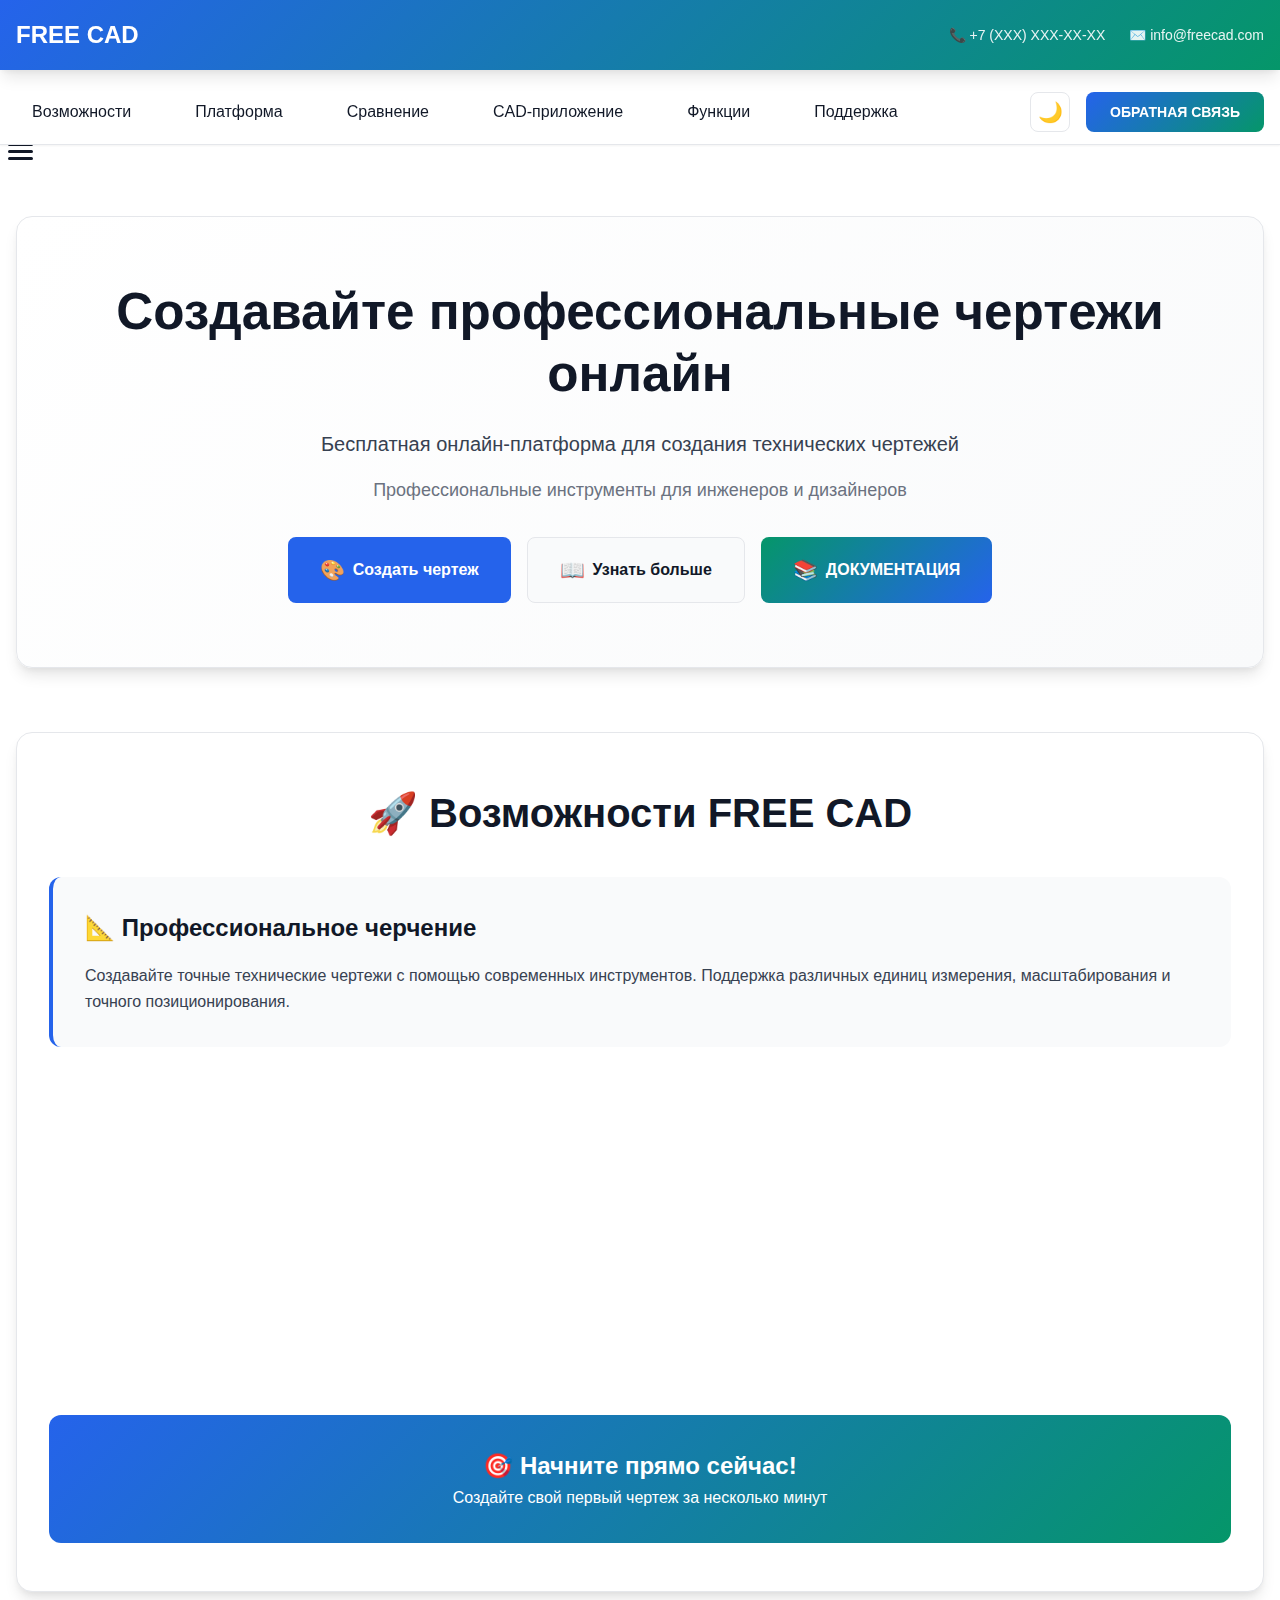
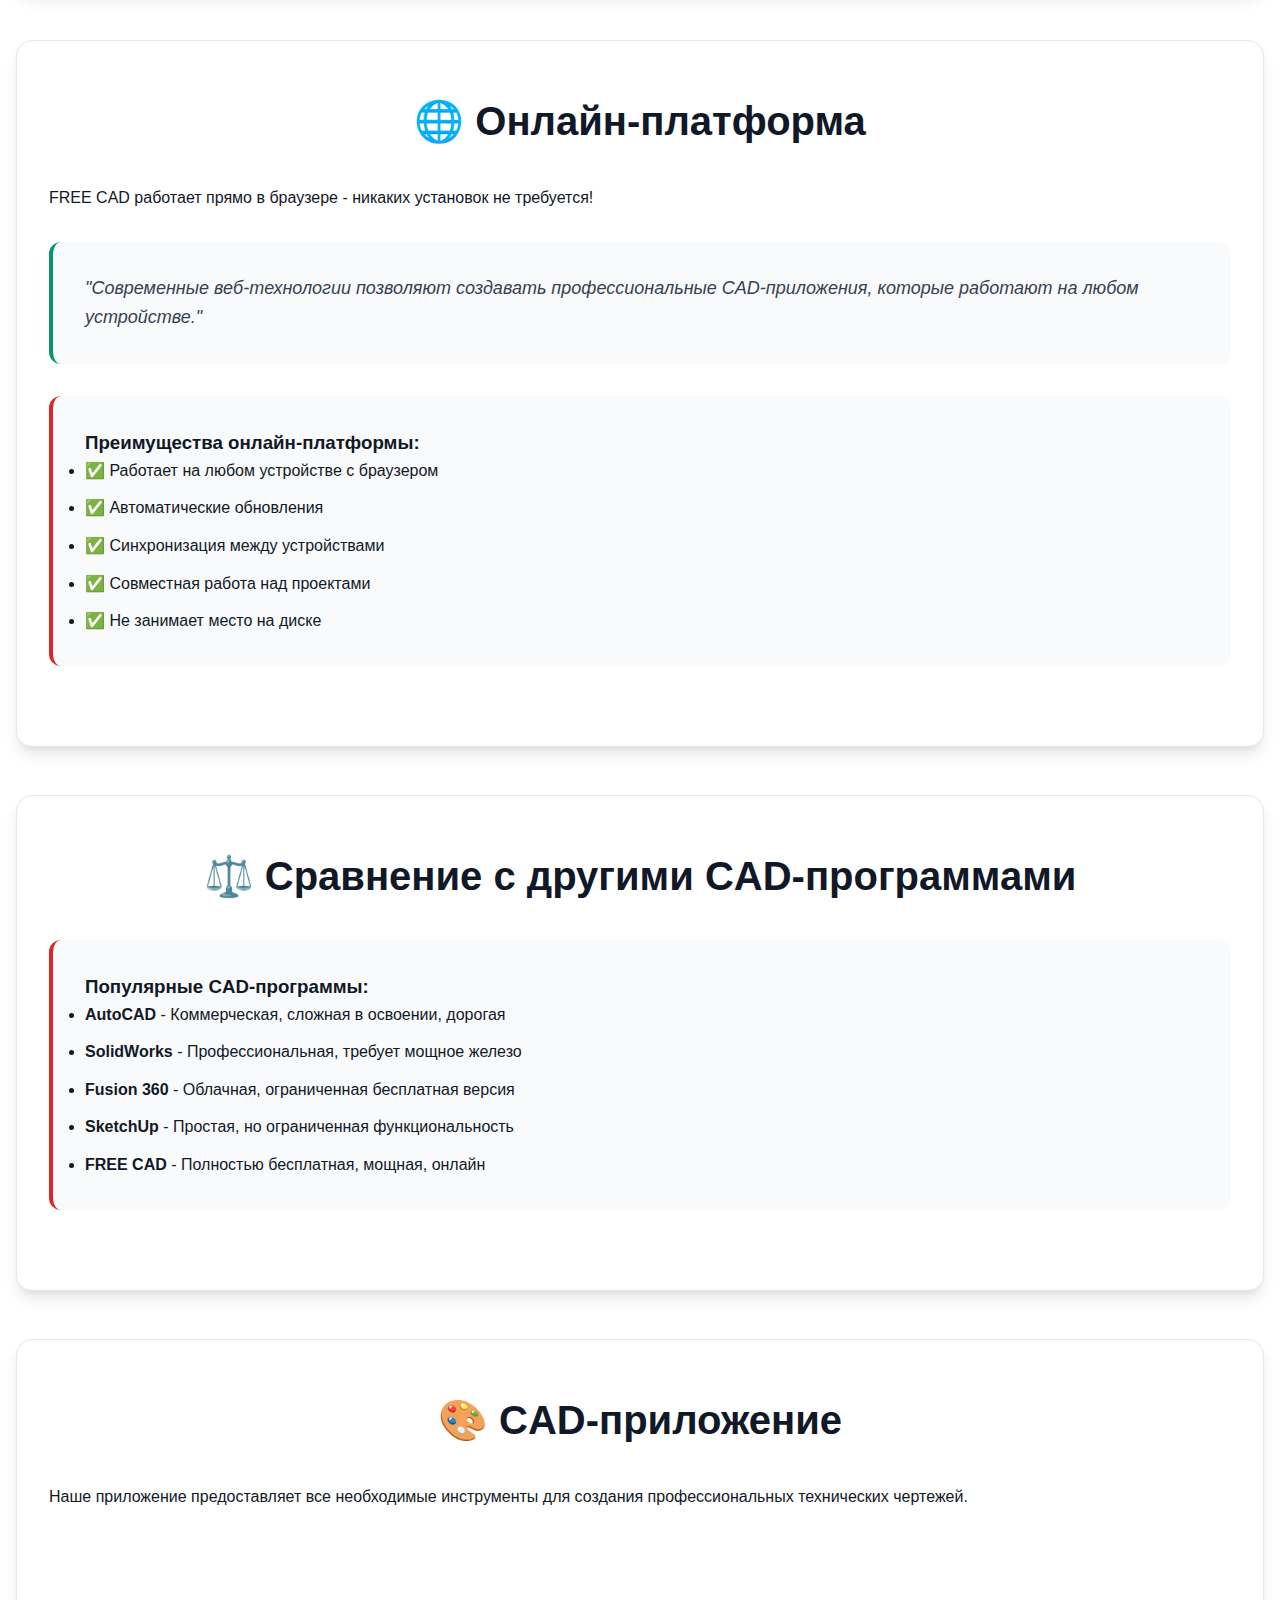
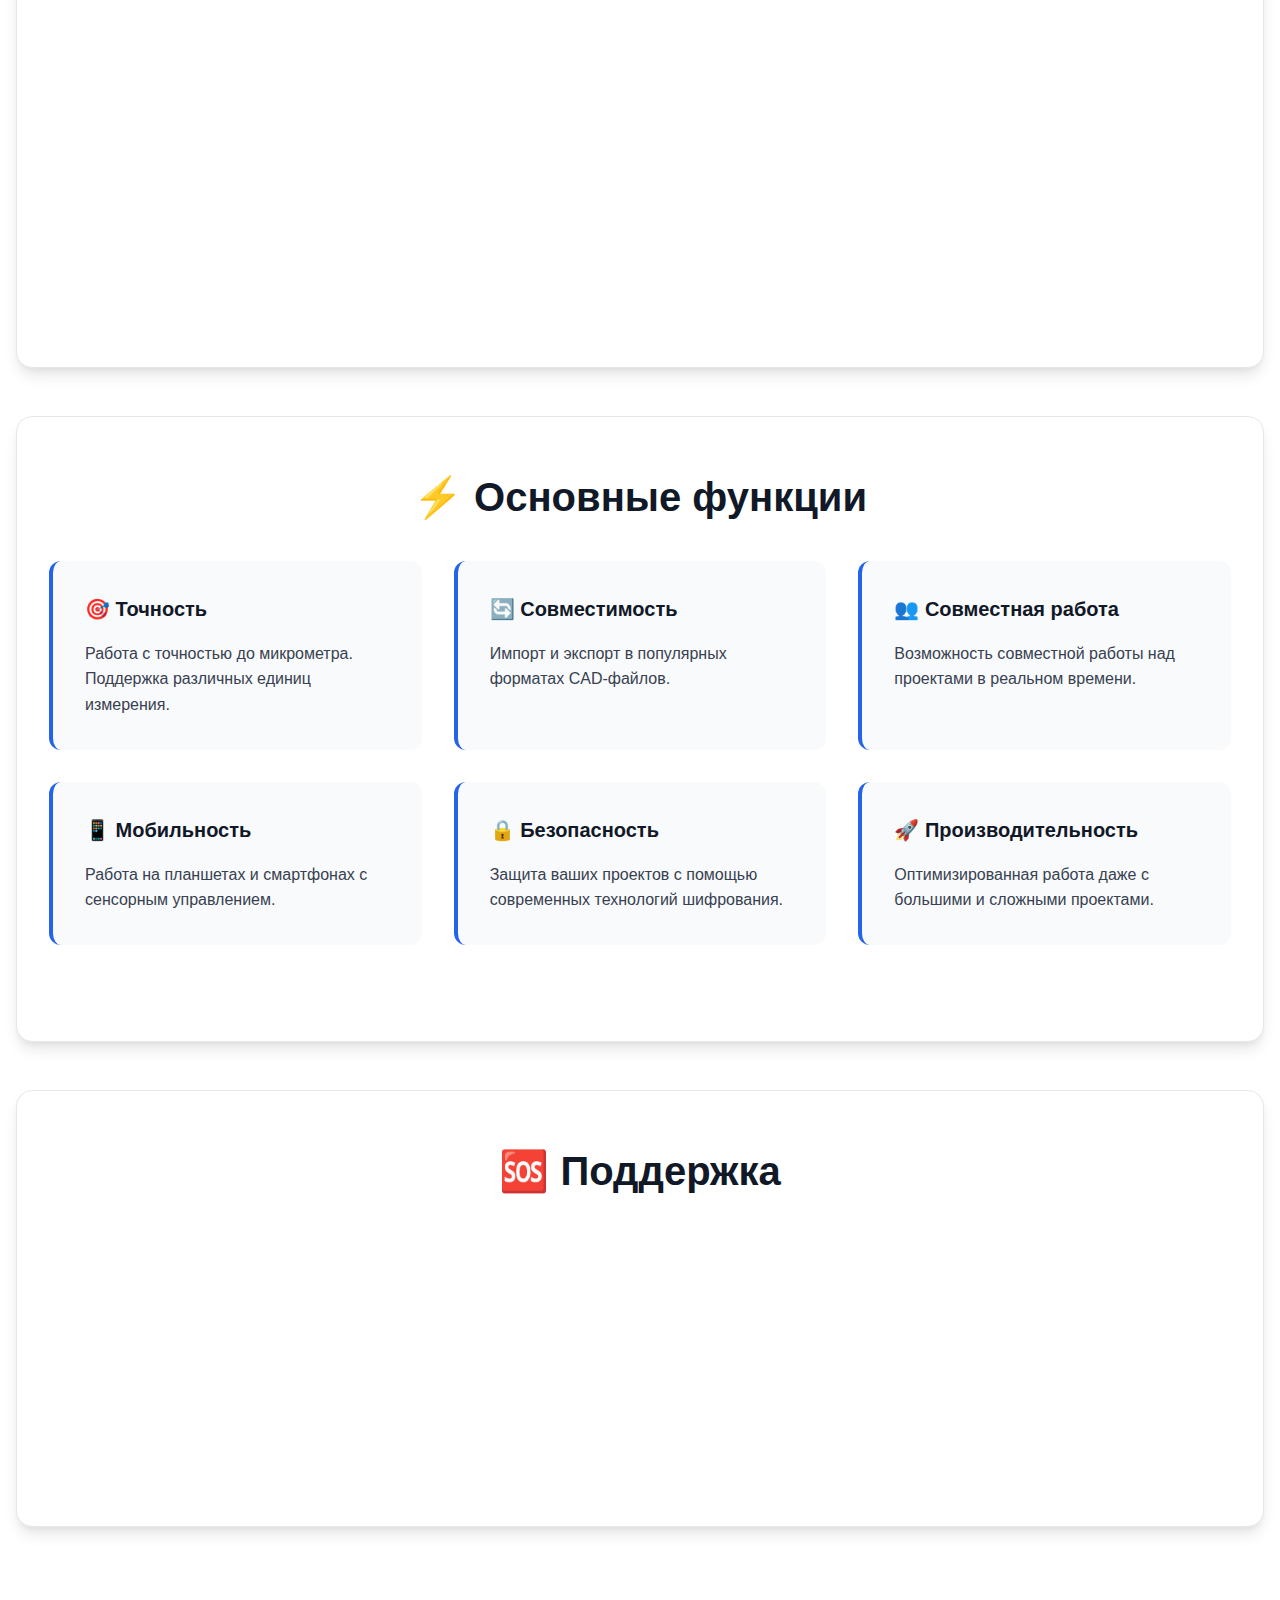
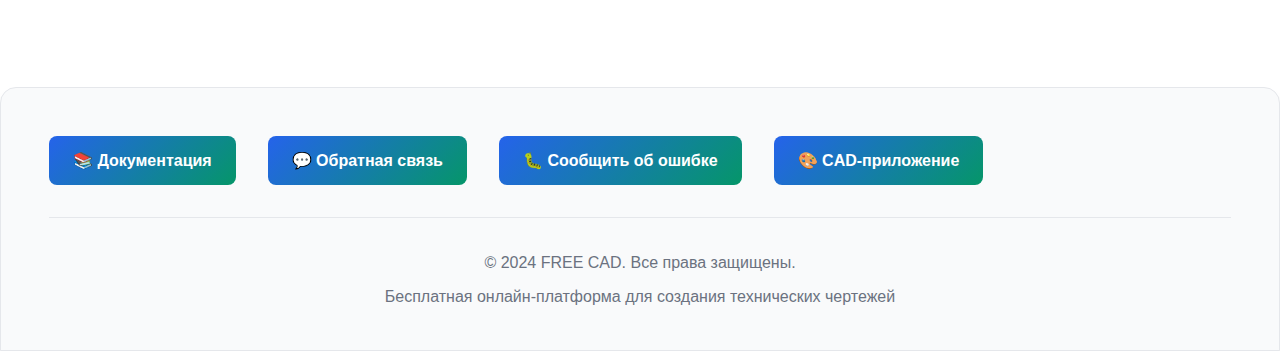
<file: index.html>
<!DOCTYPE html>
<html lang="ru">
<head>
    <meta charset="UTF-8">
    <meta name="viewport" content="width=device-width, initial-scale=1.0">
    <title>FREE CAD - Бесплатная онлайн-платформа для создания технических чертежей</title>
    <meta name="description" content="FREE CAD - современная бесплатная онлайн-платформа для создания технических чертежей. Профессиональные инструменты для инженеров и дизайнеров.">
    <link rel="stylesheet" href="assets/css/index.css">
    <link rel="manifest" href="manifest.json">
    <link rel="icon" type="image/x-icon" href="data:image/svg+xml,<svg xmlns='http://www.w3.org/2000/svg' viewBox='0 0 100 100'><text y='.9em' font-size='90'>📐</text></svg>">
    <script>
        // Предотвращение мигания темы при загрузке
        (function() {
            const savedTheme = localStorage.getItem('theme');
            const prefersDark = window.matchMedia('(prefers-color-scheme: dark)').matches;
            const theme = savedTheme || (prefersDark ? 'dark' : 'light');
            document.documentElement.setAttribute('data-theme', theme);
        })();
    </script>
    <script src="assets/js/index.js" defer></script>
</head>
<body>
    <!-- Header -->
    <header class="header">
        <div class="container">
            <div class="logo">
                <a href="index.html" style="display: flex; align-items: center; text-decoration: none; color: inherit;">
                    <h1>FREE CAD</h1>
                </a>
            </div>
            <div class="contact-info">
                <span>📞 +7 (XXX) XXX-XX-XX</span>
                <span>✉️ info@freecad.com</span>
            </div>
        </div>
    </header>

    <!-- Navigation -->
    <nav class="navigation">
        <div class="container">
            <ul class="nav-menu">
                <li><a href="#methods">Возможности</a></li>
                <li><a href="#online">Платформа</a></li>
                <li><a href="#programs">Сравнение</a></li>
                <li><a href="#cad-app">CAD-приложение</a></li>
                <li><a href="#features">Функции</a></li>
                <li><a href="#support">Поддержка</a></li>
            </ul>
            <div class="nav-actions">
                <button class="theme-toggle" onclick="toggleTheme()">
                    <span class="theme-icon">🌙</span>
                </button>
                <button class="ask-question-btn" onclick="openContactForm()">ОБРАТНАЯ СВЯЗЬ</button>
            </div>
        </div>
    </nav>

    <!-- Mobile Menu Button -->
    <button class="mobile-menu-btn" id="mobileMenuBtn" onclick="openMobileMenu()" style="display: none;">
        <span></span>
        <span></span>
        <span></span>
    </button>

    <!-- Mobile Menu -->
    <div id="mobileMenu" class="mobile-menu">
        <div class="mobile-menu-header">
            <h3>Меню</h3>
            <button class="mobile-menu-close" onclick="closeMobileMenu()">&times;</button>
        </div>
        <ul class="mobile-nav-menu">
            <li><a href="#methods" onclick="closeMobileMenu()">Возможности</a></li>
            <li><a href="#online" onclick="closeMobileMenu()">Платформа</a></li>
            <li><a href="#programs" onclick="closeMobileMenu()">Сравнение</a></li>
            <li><a href="#cad-app" onclick="closeMobileMenu()">CAD-приложение</a></li>
            <li><a href="#features" onclick="closeMobileMenu()">Функции</a></li>
            <li><a href="#support" onclick="closeMobileMenu()">Поддержка</a></li>
            <li><button class="ask-question-btn-mobile" onclick="openContactForm(); closeMobileMenu();">ОБРАТНАЯ СВЯЗЬ</button></li>
        </ul>
    </div>

    <!-- Main Content -->
    <main class="main-content">
        <div class="container">
            <!-- Hero Section -->
            <section class="hero-section">
                <h1>Создавайте профессиональные чертежи онлайн</h1>
                <p class="intro-text">Бесплатная онлайн-платформа для создания технических чертежей</p>
                <p class="subtitle">Профессиональные инструменты для инженеров и дизайнеров</p>
                <div class="action-buttons">
                    <a href="cad.html" class="btn-primary">
                        <span class="btn-icon">🎨</span>
                        Создать чертеж
                    </a>
                    <a href="#methods" class="btn-secondary">
                        <span class="btn-icon">📖</span>
                        Узнать больше
                    </a>
                    <a href="documentation.html" class="btn-highlight">
                        <span class="btn-icon">📚</span>
                        Документация
                    </a>
                </div>
            </section>

            <!-- Methods Section -->
            <section id="methods" class="methods-section">
                <h2>🚀 Возможности FREE CAD</h2>
                <div class="method-item">
                    <h3>📐 Профессиональное черчение</h3>
                    <p>Создавайте точные технические чертежи с помощью современных инструментов. Поддержка различных единиц измерения, масштабирования и точного позиционирования.</p>
                </div>
                <div class="method-item">
                    <h3>🎨 Интуитивный интерфейс</h3>
                    <p>Простой и понятный интерфейс, который не требует длительного обучения. Все инструменты под рукой и логично организованы.</p>
                </div>
                <div class="method-item">
                    <h3>💾 Облачное сохранение</h3>
                    <p>Ваши проекты автоматически сохраняются в облаке. Работайте с любого устройства и не беспокойтесь о потере данных.</p>
                </div>
                <div class="highlight-box">
                    <h3>🎯 Начните прямо сейчас!</h3>
                    <p>Создайте свой первый чертеж за несколько минут</p>
                </div>
            </section>

            <!-- Online Section -->
            <section id="online" class="online-section">
                <h2>🌐 Онлайн-платформа</h2>
                <p>FREE CAD работает прямо в браузере - никаких установок не требуется!</p>
                
                <div class="quote">
                    "Современные веб-технологии позволяют создавать профессиональные CAD-приложения, которые работают на любом устройстве."
                </div>

                <div class="online-programs-list">
                    <h3>Преимущества онлайн-платформы:</h3>
                    <ul>
                        <li>✅ Работает на любом устройстве с браузером</li>
                        <li>✅ Автоматические обновления</li>
                        <li>✅ Синхронизация между устройствами</li>
                        <li>✅ Совместная работа над проектами</li>
                        <li>✅ Не занимает место на диске</li>
                    </ul>
                </div>
            </section>

            <!-- Programs Section -->
            <section id="programs" class="programs-section">
                <h2>⚖️ Сравнение с другими CAD-программами</h2>
                <div class="programs-list">
                    <h3>Популярные CAD-программы:</h3>
                    <ul>
                        <li><strong>AutoCAD</strong> - Коммерческая, сложная в освоении, дорогая</li>
                        <li><strong>SolidWorks</strong> - Профессиональная, требует мощное железо</li>
                        <li><strong>Fusion 360</strong> - Облачная, ограниченная бесплатная версия</li>
                        <li><strong>SketchUp</strong> - Простая, но ограниченная функциональность</li>
                        <li><strong>FREE CAD</strong> - Полностью бесплатная, мощная, онлайн</li>
                    </ul>
                </div>
            </section>

            <!-- CAD App Section -->
            <section id="cad-app" class="cad-app-section">
                <h2>🎨 CAD-приложение</h2>
                <p>Наше приложение предоставляет все необходимые инструменты для создания профессиональных технических чертежей.</p>
                
                <div class="features-list">
                    <div class="feature-item">
                        <h3>📏 Инструменты черчения</h3>
                        <p>Линии, окружности, прямоугольники, полигоны и многое другое</p>
                    </div>
                    <div class="feature-item">
                        <h3>✏️ Редактирование</h3>
                        <p>Перемещение, поворот, масштабирование и точное редактирование объектов</p>
                    </div>
                    <div class="feature-item">
                        <h3>📐 Размеры и аннотации</h3>
                        <p>Автоматическое проставление размеров и добавление текстовых аннотаций</p>
                    </div>
                    <div class="feature-item">
                        <h3>💾 Экспорт</h3>
                        <p>Сохранение в различных форматах: PNG, PDF, SVG</p>
                    </div>
                </div>
            </section>

            <!-- Features Section -->
            <section id="features" class="features-section">
                <h2>⚡ Основные функции</h2>
                <div class="features-grid">
                    <div class="feature-card">
                        <h3>🎯 Точность</h3>
                        <p>Работа с точностью до микрометра. Поддержка различных единиц измерения.</p>
                    </div>
                    <div class="feature-card">
                        <h3>🔄 Совместимость</h3>
                        <p>Импорт и экспорт в популярных форматах CAD-файлов.</p>
                    </div>
                    <div class="feature-card">
                        <h3>👥 Совместная работа</h3>
                        <p>Возможность совместной работы над проектами в реальном времени.</p>
                    </div>
                    <div class="feature-card">
                        <h3>📱 Мобильность</h3>
                        <p>Работа на планшетах и смартфонах с сенсорным управлением.</p>
                    </div>
                    <div class="feature-card">
                        <h3>🔒 Безопасность</h3>
                        <p>Защита ваших проектов с помощью современных технологий шифрования.</p>
                    </div>
                    <div class="feature-card">
                        <h3>🚀 Производительность</h3>
                        <p>Оптимизированная работа даже с большими и сложными проектами.</p>
                    </div>
                </div>
            </section>

            <!-- Support Section -->
            <section id="support" class="support-section">
                <h2>🆘 Поддержка</h2>
                <div class="support-options">
                    <div class="support-card">
                        <h3>📚 Документация</h3>
                        <p>Подробные руководства и примеры использования всех функций.</p>
                        <a href="documentation.html" class="btn-primary">Открыть документацию</a>
                    </div>
                    <div class="support-card">
                        <h3>💬 Обратная связь</h3>
                        <p>Задайте вопрос или сообщите об ошибке. Мы всегда готовы помочь!</p>
                        <button class="btn-secondary" onclick="openContactForm()">Связаться с нами</button>
                    </div>
                    <div class="support-card">
                        <h3>🐛 Сообщить об ошибке</h3>
                        <p>Нашли ошибку? Помогите нам улучшить продукт!</p>
                        <a href="bug-report.html" class="btn-primary">Сообщить об ошибке</a>
                    </div>
                </div>
            </section>
        </div>
    </main>

    <!-- Footer -->
    <footer class="footer">
        <div class="container">
            <div class="footer-content">
                <div class="footer-links">
                    <a href="documentation.html">📚 Документация</a>
                    <a href="contact.html">💬 Обратная связь</a>
                    <a href="bug-report.html">🐛 Сообщить об ошибке</a>
                    <a href="cad.html">🎨 CAD-приложение</a>
                </div>
                <div class="back-to-top" id="backToTop">
                    <a href="#top">⬆️ Наверх</a>
                </div>
            </div>
            <div class="copyright">
                <p>&copy; 2024 FREE CAD. Все права защищены.</p>
                <p>Бесплатная онлайн-платформа для создания технических чертежей</p>
            </div>
        </div>
    </footer>

    <!-- Contact Modal -->
    <div id="contactModal" class="modal">
        <div class="modal-content">
            <div class="modal-header">
                <h3>Обратная связь</h3>
                <span class="close" onclick="closeContactModal()">&times;</span>
            </div>
            <div class="modal-body">
                <form id="contactForm">
                    <div class="form-group">
                        <label for="name">Имя *</label>
                        <input type="text" id="name" name="name" required>
                    </div>
                    <div class="form-group">
                        <label for="email">Email *</label>
                        <input type="email" id="email" name="email" required>
                    </div>
                    <div class="form-group">
                        <label for="subject">Тема</label>
                        <select id="subject" name="subject">
                            <option value="question">Вопрос</option>
                            <option value="suggestion">Предложение</option>
                            <option value="bug">Ошибка</option>
                            <option value="other">Другое</option>
                        </select>
                    </div>
                    <div class="form-group">
                        <label for="message">Сообщение *</label>
                        <textarea id="message" name="message" rows="5" required></textarea>
                    </div>
                    <div class="form-actions">
                        <button type="button" class="btn-secondary" onclick="closeContactModal()">Отмена</button>
                        <button type="submit" class="btn-primary">Отправить</button>
                    </div>
                </form>
            </div>
        </div>
    </div>

    <!-- Scripts -->
    <script>
        // Инициализация при загрузке страницы
        document.addEventListener('DOMContentLoaded', function() {
            initTheme();
            initSmoothScrolling();
            initBackToTop();
        });
    </script>
</body>
</html>
</file>
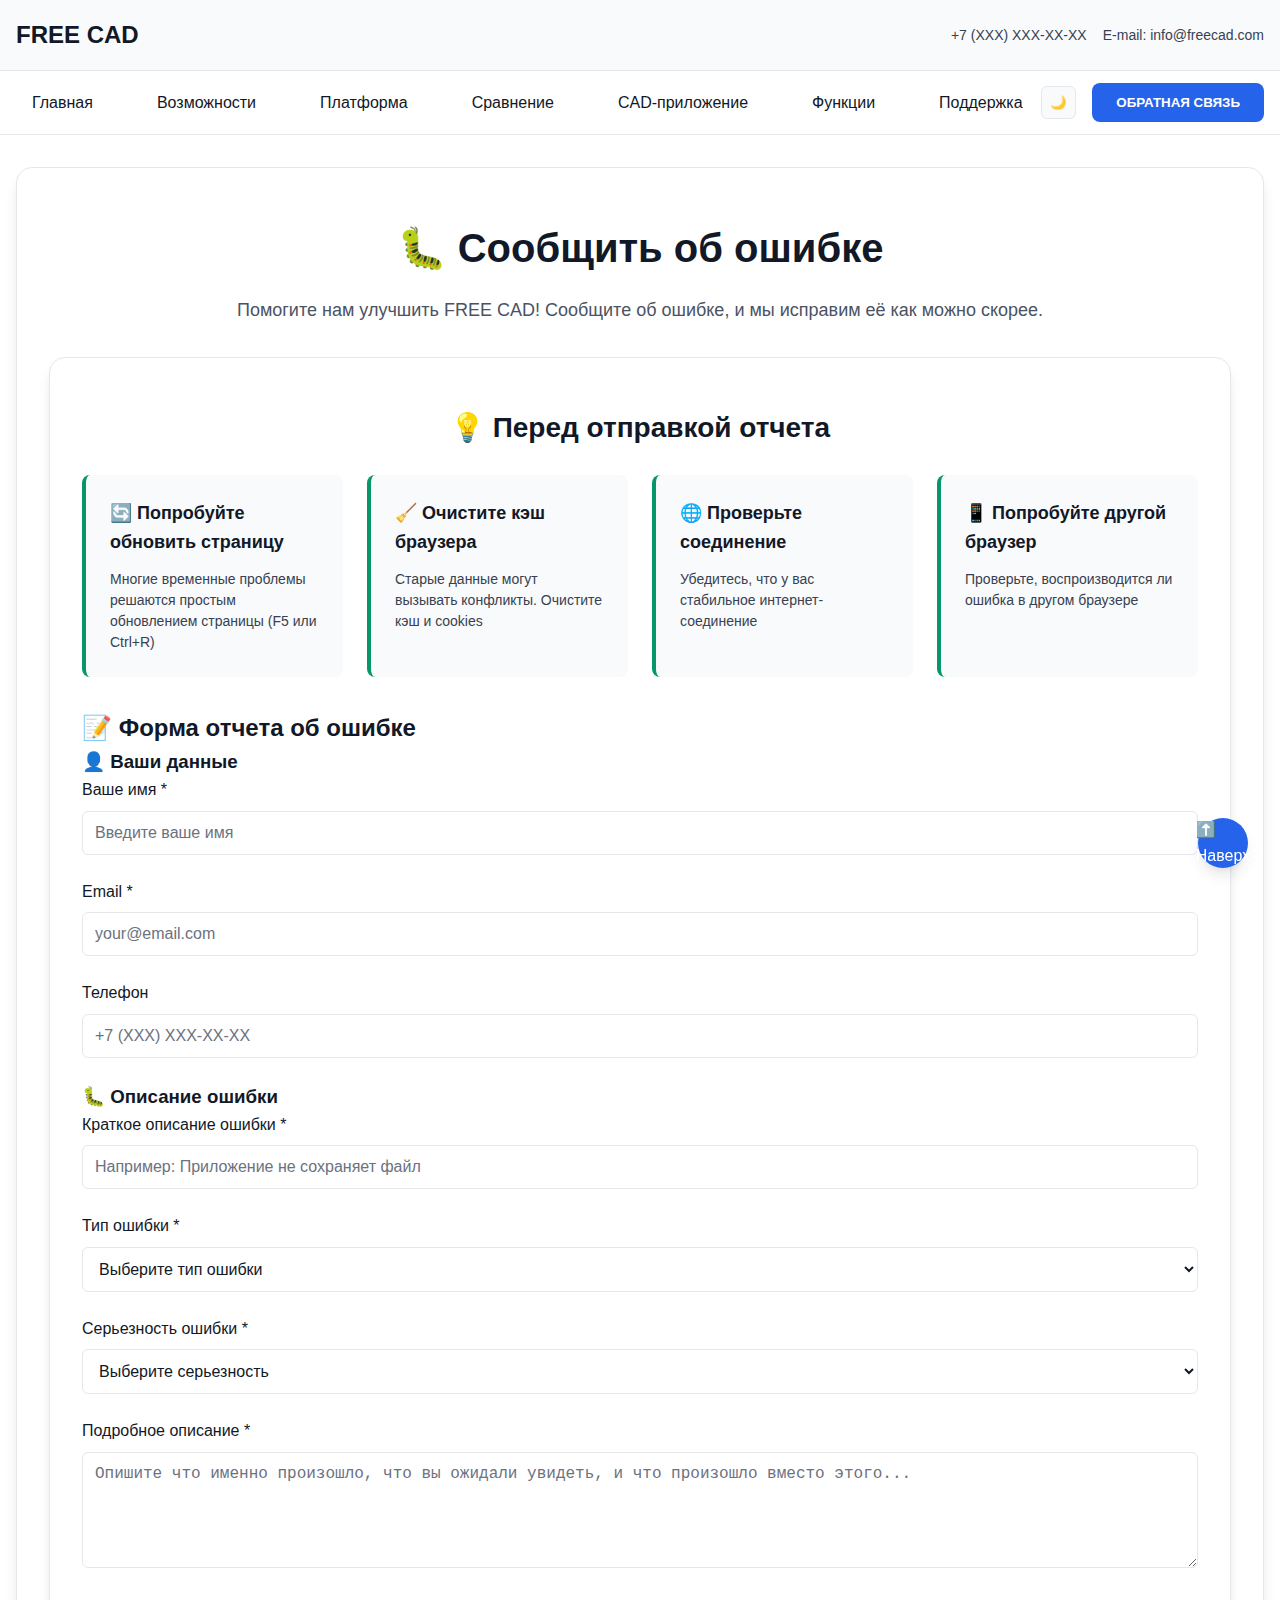
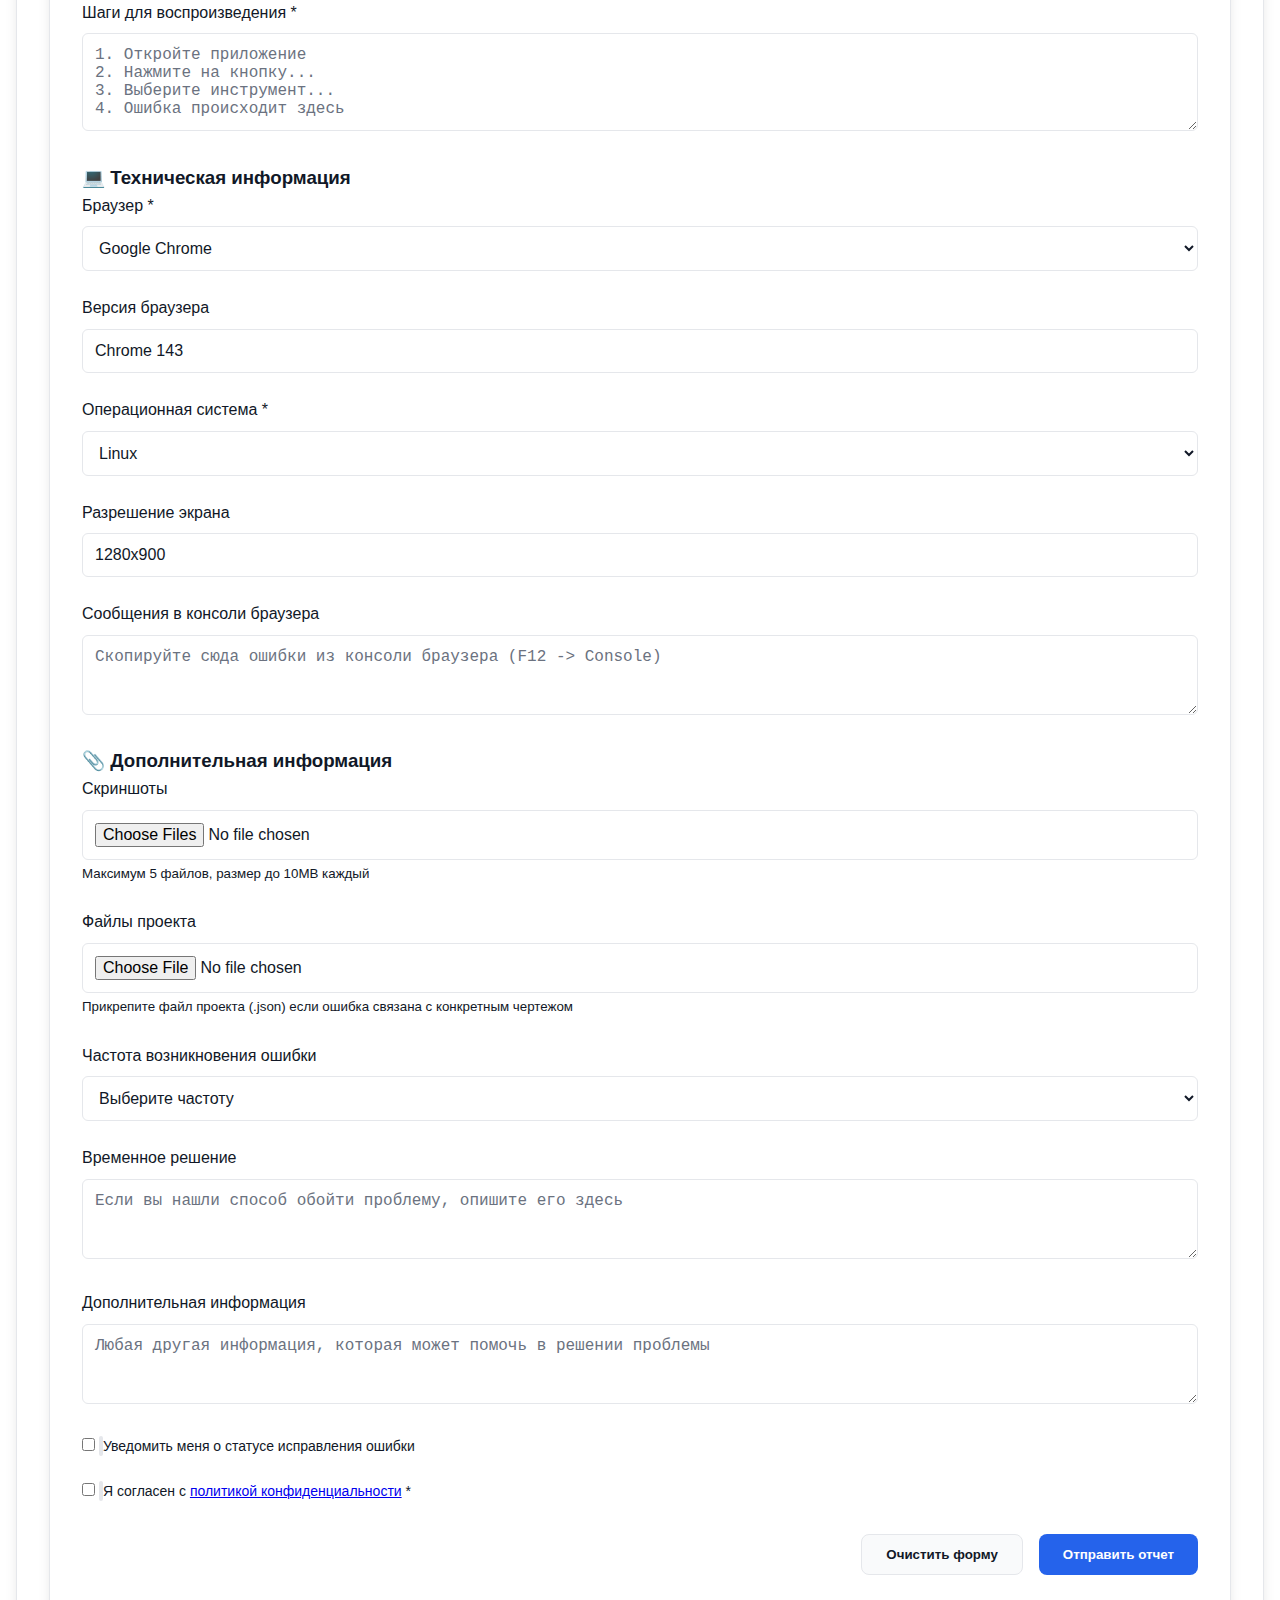
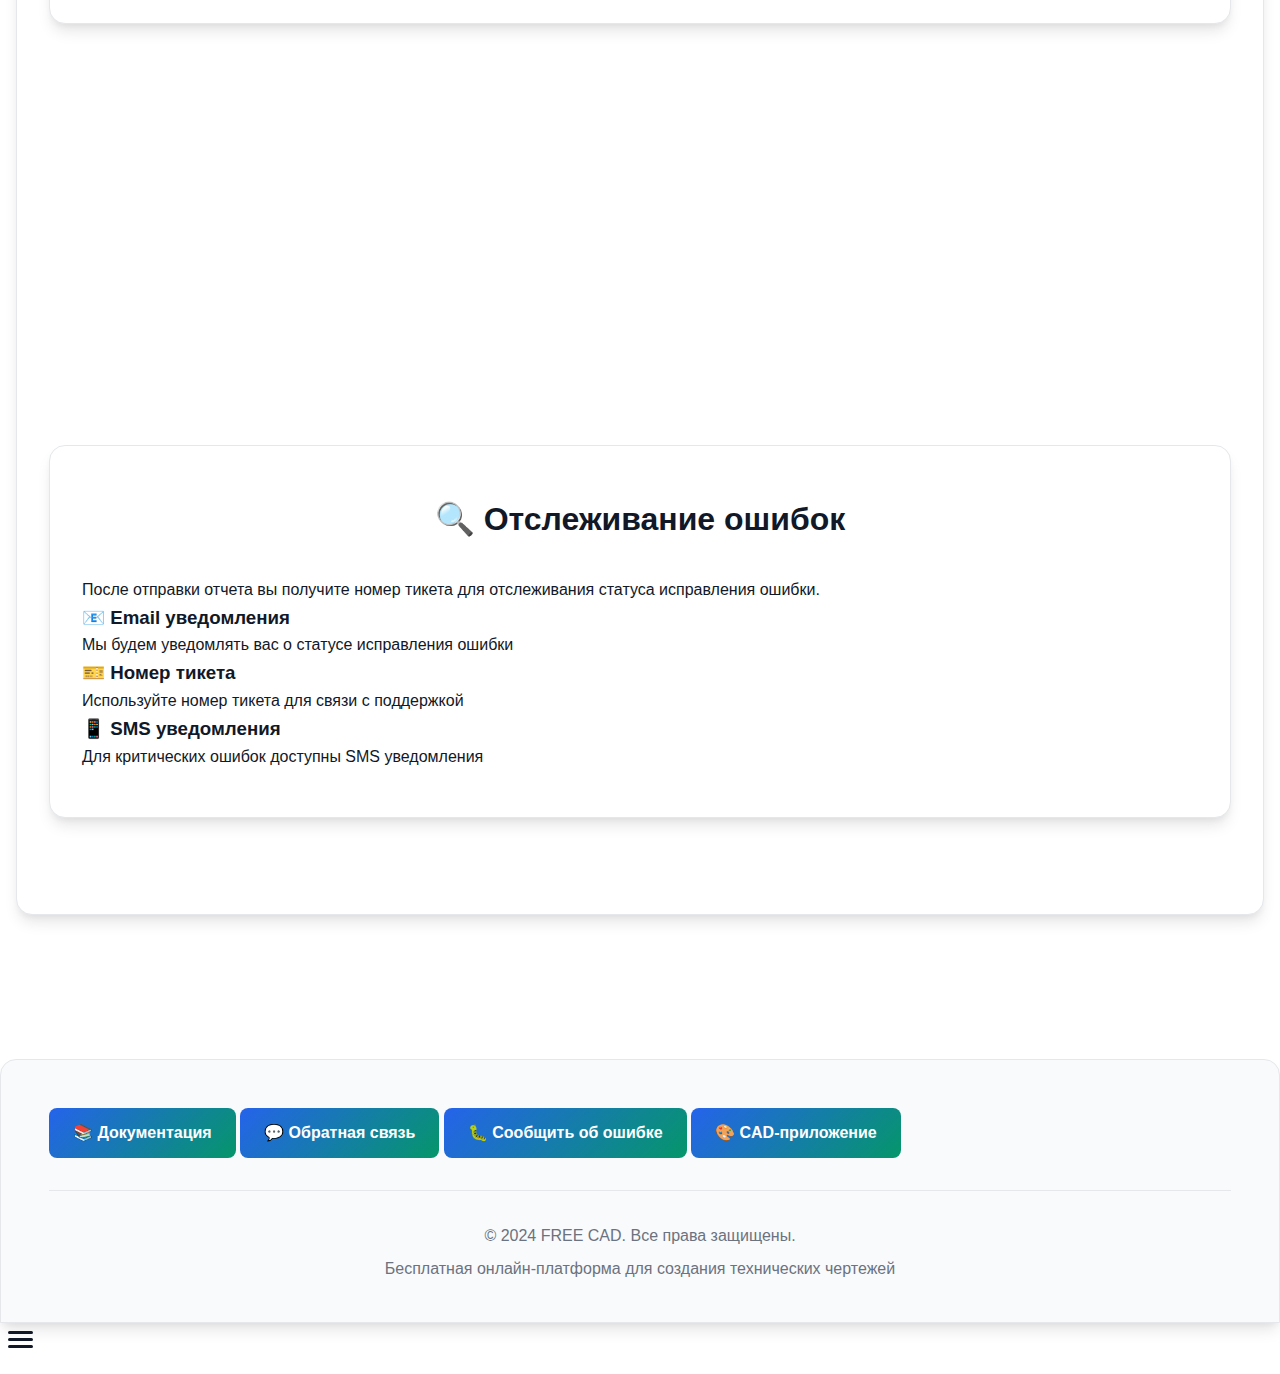
<file: bug-report.html>
<!DOCTYPE html>
<html lang="ru">
<head>
    <meta charset="UTF-8">
    <meta name="viewport" content="width=device-width, initial-scale=1.0">
    <title>Сообщить об ошибке - FREE CAD</title>
    <link rel="stylesheet" href="assets/css/styles.css">
    <script>
        // Предотвращение мигания темы при загрузке
        (function() {
            const savedTheme = localStorage.getItem('theme');
            const prefersDark = window.matchMedia('(prefers-color-scheme: dark)').matches;
            const theme = savedTheme || (prefersDark ? 'dark' : 'light');
            document.documentElement.setAttribute('data-theme', theme);
        })();
    </script>
    <script src="assets/js/script.js" defer></script>
</head>
<body>
    <header class="header">
        <div class="container">
            <div class="logo">
                <a href="index.html" style="display: flex; align-items: center; text-decoration: none; color: inherit;">
                    <h1>FREE CAD</h1>
                </a>
            </div>
            <div class="contact-info">
                <span class="phone">+7 (XXX) XXX-XX-XX</span>
                <span class="email">E-mail: info@freecad.com</span>
            </div>
        </div>
    </header>

    <nav class="navigation">
        <div class="container">
            <ul class="nav-menu">
                <li><a href="index.html">Главная</a></li>
                <li><a href="index.html#methods">Возможности</a></li>
                <li><a href="index.html#online">Платформа</a></li>
                <li><a href="index.html#programs">Сравнение</a></li>
                <li><a href="index.html#cad-app">CAD-приложение</a></li>
                <li><a href="index.html#features">Функции</a></li>
                <li><a href="index.html#support">Поддержка</a></li>
            </ul>
            <div class="nav-actions">
                <button class="theme-toggle" onclick="toggleTheme()">
                    <span class="theme-icon">🌙</span>
                </button>
                <button class="ask-question-btn" onclick="openContactForm()">ОБРАТНАЯ СВЯЗЬ</button>
            </div>
        </div>
    </nav>

    <main class="main-content">
        <div class="container">
            <section class="bug-report-section">
                <h1>🐛 Сообщить об ошибке</h1>
                <p class="intro-text">
                    Помогите нам улучшить FREE CAD! Сообщите об ошибке, и мы исправим её как можно скорее.
                </p>

                <div class="bug-info">
                    <div class="bug-tips">
                        <h2>💡 Перед отправкой отчета</h2>
                        <div class="tips-grid">
                            <div class="tip-item">
                                <h3>🔄 Попробуйте обновить страницу</h3>
                                <p>Многие временные проблемы решаются простым обновлением страницы (F5 или Ctrl+R)</p>
                            </div>
                            <div class="tip-item">
                                <h3>🧹 Очистите кэш браузера</h3>
                                <p>Старые данные могут вызывать конфликты. Очистите кэш и cookies</p>
                            </div>
                            <div class="tip-item">
                                <h3>🌐 Проверьте соединение</h3>
                                <p>Убедитесь, что у вас стабильное интернет-соединение</p>
                            </div>
                            <div class="tip-item">
                                <h3>📱 Попробуйте другой браузер</h3>
                                <p>Проверьте, воспроизводится ли ошибка в другом браузере</p>
                            </div>
                        </div>
                    </div>

                    <div class="bug-form-container">
                        <h2>📝 Форма отчета об ошибке</h2>
                        
                        <form id="bugReportForm" class="bug-report-form">
                            <div class="form-section">
                                <h3>👤 Ваши данные</h3>
                                
                                <div class="form-group">
                                    <label for="bugName">Ваше имя *</label>
                                    <input type="text" id="bugName" name="name" required placeholder="Введите ваше имя">
                                </div>
                                
                                <div class="form-group">
                                    <label for="bugEmail">Email *</label>
                                    <input type="email" id="bugEmail" name="email" required placeholder="your@email.com">
                                </div>
                                
                                <div class="form-group">
                                    <label for="bugPhone">Телефон</label>
                                    <input type="tel" id="bugPhone" name="phone" placeholder="+7 (XXX) XXX-XX-XX">
                                </div>
                            </div>

                            <div class="form-section">
                                <h3>🐛 Описание ошибки</h3>
                                
                                <div class="form-group">
                                    <label for="bugTitle">Краткое описание ошибки *</label>
                                    <input type="text" id="bugTitle" name="title" required placeholder="Например: Приложение не сохраняет файл">
                                </div>
                                
                                <div class="form-group">
                                    <label for="bugType">Тип ошибки *</label>
                                    <select id="bugType" name="type" required>
                                        <option value="">Выберите тип ошибки</option>
                                        <option value="crash">Критическая ошибка (приложение не работает)</option>
                                        <option value="functionality">Ошибка функциональности</option>
                                        <option value="ui">Проблема с интерфейсом</option>
                                        <option value="performance">Проблема производительности</option>
                                        <option value="compatibility">Проблема совместимости</option>
                                        <option value="data">Потеря данных</option>
                                        <option value="other">Другое</option>
                                    </select>
                                </div>
                                
                                <div class="form-group">
                                    <label for="bugSeverity">Серьезность ошибки *</label>
                                    <select id="bugSeverity" name="severity" required>
                                        <option value="">Выберите серьезность</option>
                                        <option value="critical">Критическая (приложение не работает)</option>
                                        <option value="high">Высокая (основная функция не работает)</option>
                                        <option value="medium">Средняя (функция работает частично)</option>
                                        <option value="low">Низкая (косметическая проблема)</option>
                                    </select>
                                </div>
                                
                                <div class="form-group">
                                    <label for="bugDescription">Подробное описание *</label>
                                    <textarea id="bugDescription" name="description" rows="5" required placeholder="Опишите что именно произошло, что вы ожидали увидеть, и что произошло вместо этого..."></textarea>
                                </div>
                                
                                <div class="form-group">
                                    <label for="bugSteps">Шаги для воспроизведения *</label>
                                    <textarea id="bugSteps" name="steps" rows="4" required placeholder="1. Откройте приложение&#10;2. Нажмите на кнопку...&#10;3. Выберите инструмент...&#10;4. Ошибка происходит здесь"></textarea>
                                </div>
                            </div>

                            <div class="form-section">
                                <h3>💻 Техническая информация</h3>
                                
                                <div class="form-group">
                                    <label for="bugBrowser">Браузер *</label>
                                    <select id="bugBrowser" name="browser" required>
                                        <option value="">Выберите браузер</option>
                                        <option value="chrome">Google Chrome</option>
                                        <option value="firefox">Mozilla Firefox</option>
                                        <option value="safari">Safari</option>
                                        <option value="edge">Microsoft Edge</option>
                                        <option value="opera">Opera</option>
                                        <option value="other">Другой</option>
                                    </select>
                                </div>
                                
                                <div class="form-group">
                                    <label for="bugBrowserVersion">Версия браузера</label>
                                    <input type="text" id="bugBrowserVersion" name="browserVersion" placeholder="Например: Chrome 120.0.6099.109">
                                </div>
                                
                                <div class="form-group">
                                    <label for="bugOS">Операционная система *</label>
                                    <select id="bugOS" name="os" required>
                                        <option value="">Выберите ОС</option>
                                        <option value="windows">Windows</option>
                                        <option value="macos">macOS</option>
                                        <option value="linux">Linux</option>
                                        <option value="android">Android</option>
                                        <option value="ios">iOS</option>
                                        <option value="other">Другая</option>
                                    </select>
                                </div>
                                
                                <div class="form-group">
                                    <label for="bugResolution">Разрешение экрана</label>
                                    <input type="text" id="bugResolution" name="resolution" placeholder="Например: 1920x1080">
                                </div>
                                
                                <div class="form-group">
                                    <label for="bugConsole">Сообщения в консоли браузера</label>
                                    <textarea id="bugConsole" name="console" rows="3" placeholder="Скопируйте сюда ошибки из консоли браузера (F12 -> Console)"></textarea>
                                </div>
                            </div>

                            <div class="form-section">
                                <h3>📎 Дополнительная информация</h3>
                                
                                <div class="form-group">
                                    <label for="bugScreenshots">Скриншоты</label>
                                    <input type="file" id="bugScreenshots" name="screenshots" multiple accept="image/*">
                                    <small>Максимум 5 файлов, размер до 10MB каждый</small>
                                </div>
                                
                                <div class="form-group">
                                    <label for="bugFiles">Файлы проекта</label>
                                    <input type="file" id="bugFiles" name="files" accept=".json">
                                    <small>Прикрепите файл проекта (.json) если ошибка связана с конкретным чертежом</small>
                                </div>
                                
                                <div class="form-group">
                                    <label for="bugFrequency">Частота возникновения ошибки</label>
                                    <select id="bugFrequency" name="frequency">
                                        <option value="">Выберите частоту</option>
                                        <option value="always">Всегда (100%)</option>
                                        <option value="often">Часто (75-99%)</option>
                                        <option value="sometimes">Иногда (25-74%)</option>
                                        <option value="rarely">Редко (1-24%)</option>
                                        <option value="once">Один раз</option>
                                    </select>
                                </div>
                                
                                <div class="form-group">
                                    <label for="bugWorkaround">Временное решение</label>
                                    <textarea id="bugWorkaround" name="workaround" rows="3" placeholder="Если вы нашли способ обойти проблему, опишите его здесь"></textarea>
                                </div>
                                
                                <div class="form-group">
                                    <label for="bugAdditional">Дополнительная информация</label>
                                    <textarea id="bugAdditional" name="additional" rows="3" placeholder="Любая другая информация, которая может помочь в решении проблемы"></textarea>
                                </div>
                            </div>

                            <div class="form-group">
                                <label class="checkbox-label">
                                    <input type="checkbox" id="bugNewsletter" name="newsletter">
                                    <span class="checkmark"></span>
                                    Уведомить меня о статусе исправления ошибки
                                </label>
                            </div>
                            
                            <div class="form-group">
                                <label class="checkbox-label">
                                    <input type="checkbox" id="bugAgreement" name="agreement" required>
                                    <span class="checkmark"></span>
                                    Я согласен с <a href="#privacy" onclick="showPrivacyPolicy()">политикой конфиденциальности</a> *
                                </label>
                            </div>
                            
                            <div class="form-actions">
                                <button type="button" class="btn-secondary" onclick="clearBugForm()">Очистить форму</button>
                                <button type="submit" class="btn-primary">Отправить отчет</button>
                            </div>
                        </form>
                    </div>
                </div>

                <div class="bug-status">
                    <h2>📊 Статус исправления ошибок</h2>
                    <div class="status-grid">
                        <div class="status-item">
                            <h3>🔴 Критические ошибки</h3>
                            <p><strong>Время исправления:</strong> 1-3 дня</p>
                            <p><strong>Приоритет:</strong> Максимальный</p>
                        </div>
                        <div class="status-item">
                            <h3>🟠 Высокий приоритет</h3>
                            <p><strong>Время исправления:</strong> 1-2 недели</p>
                            <p><strong>Приоритет:</strong> Высокий</p>
                        </div>
                        <div class="status-item">
                            <h3>🟡 Средний приоритет</h3>
                            <p><strong>Время исправления:</strong> 2-4 недели</p>
                            <p><strong>Приоритет:</strong> Средний</p>
                        </div>
                        <div class="status-item">
                            <h3>🟢 Низкий приоритет</h3>
                            <p><strong>Время исправления:</strong> 1-3 месяца</p>
                            <p><strong>Приоритет:</strong> Низкий</p>
                        </div>
                    </div>
                </div>

                <div class="bug-tracking">
                    <h2>🔍 Отслеживание ошибок</h2>
                    <p>После отправки отчета вы получите номер тикета для отслеживания статуса исправления ошибки.</p>
                    
                    <div class="tracking-info">
                        <div class="tracking-item">
                            <h3>📧 Email уведомления</h3>
                            <p>Мы будем уведомлять вас о статусе исправления ошибки</p>
                        </div>
                        <div class="tracking-item">
                            <h3>🎫 Номер тикета</h3>
                            <p>Используйте номер тикета для связи с поддержкой</p>
                        </div>
                        <div class="tracking-item">
                            <h3>📱 SMS уведомления</h3>
                            <p>Для критических ошибок доступны SMS уведомления</p>
                        </div>
                    </div>
                </div>
            </section>
        </div>
    </main>

    <footer class="footer">
        <div class="container">
            <div class="footer-content">
                <div class="footer-links">
                    <a href="documentation.html">📚 Документация</a>
                    <a href="contact.html">💬 Обратная связь</a>
                    <a href="bug-report.html">🐛 Сообщить об ошибке</a>
                    <a href="cad.html">🎨 CAD-приложение</a>
                </div>
                <div class="back-to-top" id="backToTop">
                    <a href="#top">⬆️ Наверх</a>
                </div>
            </div>
            <div class="copyright">
                <p>&copy; 2024 FREE CAD. Все права защищены.</p>
                <p>Бесплатная онлайн-платформа для создания технических чертежей</p>
            </div>
        </div>
    </footer>

    <!-- Модальное окно политики конфиденциальности -->
    <div id="privacyModal" class="modal">
        <div class="modal-content">
            <div class="modal-header">
                <h3>Политика конфиденциальности</h3>
                <span class="close" onclick="closePrivacyModal()">&times;</span>
            </div>
            <div class="modal-body">
                <h4>Сбор и использование информации</h4>
                <p>Мы собираем только ту информацию, которую вы добровольно предоставляете через формы обратной связи. Эта информация используется исключительно для ответа на ваши запросы и улучшения наших услуг.</p>
                
                <h4>Защита данных</h4>
                <p>Ваши персональные данные защищены и не передаются третьим лицам без вашего согласия. Мы используем современные методы шифрования для защиты информации.</p>
                
                <h4>Cookies</h4>
                <p>Наш сайт использует cookies для улучшения пользовательского опыта. Вы можете отключить cookies в настройках браузера.</p>
                
                <h4>Контакты</h4>
                <p>По вопросам конфиденциальности обращайтесь на email: privacy@freecad.com</p>
            </div>
        </div>
    </div>

    <!-- Кнопка мобильного меню -->
    <button id="mobileMenuBtn" class="mobile-menu-btn" onclick="openMobileMenu()">
        <span></span>
        <span></span>
        <span></span>
    </button>

    <!-- Мобильное меню -->
    <div id="mobileMenu" class="mobile-menu">
        <div class="mobile-menu-header">
            <h3>Меню</h3>
            <span class="mobile-menu-close" onclick="closeMobileMenu()">&times;</span>
        </div>
        <ul class="mobile-nav-menu">
            <li><a href="index.html" onclick="closeMobileMenu()">Главная</a></li>
            <li><a href="index.html#methods" onclick="closeMobileMenu()">Возможности</a></li>
            <li><a href="index.html#online" onclick="closeMobileMenu()">Платформа</a></li>
            <li><a href="index.html#cad-app" onclick="closeMobileMenu()">CAD-приложение</a></li>
            <li><a href="index.html#features" onclick="closeMobileMenu()">Функции</a></li>
            <li><a href="index.html#support" onclick="closeMobileMenu()">Поддержка</a></li>
            <li><button class="ask-question-btn-mobile" onclick="window.location.href='contact.html'; closeMobileMenu();">ОБРАТНАЯ СВЯЗЬ</button></li>
        </ul>
    </div>

    <script>
        // Обработка формы отчета об ошибке
        document.addEventListener('DOMContentLoaded', function() {
            const bugForm = document.getElementById('bugReportForm');
            if (bugForm) {
                bugForm.addEventListener('submit', function(e) {
                    e.preventDefault();
                    
                    const formData = new FormData(this);
                    const data = {
                        name: formData.get('name'),
                        email: formData.get('email'),
                        phone: formData.get('phone'),
                        title: formData.get('title'),
                        type: formData.get('type'),
                        severity: formData.get('severity'),
                        description: formData.get('description'),
                        steps: formData.get('steps'),
                        browser: formData.get('browser'),
                        browserVersion: formData.get('browserVersion'),
                        os: formData.get('os'),
                        resolution: formData.get('resolution'),
                        console: formData.get('console'),
                        frequency: formData.get('frequency'),
                        workaround: formData.get('workaround'),
                        additional: formData.get('additional'),
                        newsletter: formData.get('newsletter') === 'on',
                        agreement: formData.get('agreement') === 'on'
                    };
                    
                    // Генерируем номер тикета
                    const ticketNumber = 'BUG-' + Date.now().toString().slice(-6);
                    
                    // Имитация отправки данных
                    showNotification(`Отчет об ошибке отправлен! Номер тикета: ${ticketNumber}. Мы свяжемся с вами в ближайшее время.`);
                    
                    // В реальном приложении здесь был бы запрос на сервер
                    console.log('Отправленные данные:', data);
                    console.log('Номер тикета:', ticketNumber);
                    
                    // Очищаем форму
                    clearBugForm();
                });
            }
        });

        function clearBugForm() {
            document.getElementById('bugReportForm').reset();
        }

        // Функция показа уведомлений
        function showNotification(message) {
            // Создаем элемент уведомления
            const notification = document.createElement('div');
            notification.className = 'notification';
            notification.textContent = message;
            notification.style.cssText = `
                position: fixed;
                top: 20px;
                right: 20px;
                background: linear-gradient(45deg, #27ae60, #2ecc71);
                color: white;
                padding: 15px 25px;
                border-radius: 25px;
                box-shadow: 0 5px 20px rgba(0,0,0,0.2);
                z-index: 1000;
                font-weight: bold;
                transform: translateX(400px);
                transition: transform 0.3s ease;
                max-width: 400px;
                word-wrap: break-word;
            `;

            document.body.appendChild(notification);

            // Анимация появления
            setTimeout(() => {
                notification.style.transform = 'translateX(0)';
            }, 100);

            // Автоматическое скрытие через 5 секунд
            setTimeout(() => {
                notification.style.transform = 'translateX(400px)';
                setTimeout(() => {
                    if (document.body.contains(notification)) {
                        document.body.removeChild(notification);
                    }
                }, 300);
            }, 5000);
        }

        function showPrivacyPolicy() {
            const modal = document.getElementById('privacyModal');
            if (modal) {
                modal.style.display = 'block';
                document.body.style.overflow = 'hidden';
            }
        }

        function closePrivacyModal() {
            const modal = document.getElementById('privacyModal');
            if (modal) {
                modal.style.display = 'none';
                document.body.style.overflow = 'auto';
            }
        }

        // Закрытие модального окна при клике вне его
        window.addEventListener('click', function(e) {
            const modal = document.getElementById('privacyModal');
            if (e.target === modal) {
                closePrivacyModal();
            }
        });

        // Автоматическое заполнение информации о браузере
        document.addEventListener('DOMContentLoaded', function() {
            const browserInfo = getBrowserInfo();
            const osInfo = getOSInfo();
            
            if (browserInfo.browser) {
                const browserSelect = document.getElementById('bugBrowser');
                if (browserSelect) {
                    browserSelect.value = browserInfo.browser;
                }
            }
            
            if (browserInfo.version) {
                const versionInput = document.getElementById('bugBrowserVersion');
                if (versionInput) {
                    versionInput.value = browserInfo.version;
                }
            }
            
            if (osInfo) {
                const osSelect = document.getElementById('bugOS');
                if (osSelect) {
                    osSelect.value = osInfo;
                }
            }
            
            const resolutionInput = document.getElementById('bugResolution');
            if (resolutionInput) {
                resolutionInput.value = screen.width + 'x' + screen.height;
            }
        });

        function getBrowserInfo() {
            const userAgent = navigator.userAgent;
            let browser = '';
            let version = '';
            
            if (userAgent.indexOf('Chrome') > -1) {
                browser = 'chrome';
                version = 'Chrome ' + userAgent.match(/Chrome\/(\d+)/)[1];
            } else if (userAgent.indexOf('Firefox') > -1) {
                browser = 'firefox';
                version = 'Firefox ' + userAgent.match(/Firefox\/(\d+)/)[1];
            } else if (userAgent.indexOf('Safari') > -1) {
                browser = 'safari';
                version = 'Safari ' + userAgent.match(/Version\/(\d+)/)[1];
            } else if (userAgent.indexOf('Edge') > -1) {
                browser = 'edge';
                version = 'Edge ' + userAgent.match(/Edge\/(\d+)/)[1];
            } else if (userAgent.indexOf('Opera') > -1) {
                browser = 'opera';
                version = 'Opera ' + userAgent.match(/Opera\/(\d+)/)[1];
            }
            
            return { browser, version };
        }

        function getOSInfo() {
            const userAgent = navigator.userAgent;
            
            if (userAgent.indexOf('Windows') > -1) return 'windows';
            if (userAgent.indexOf('Mac') > -1) return 'macos';
            if (userAgent.indexOf('Linux') > -1) return 'linux';
            if (userAgent.indexOf('Android') > -1) return 'android';
            if (userAgent.indexOf('iOS') > -1) return 'ios';
            
            return 'other';
        }
    </script>

    <script>
        // Обработка навигации для страницы bug-report
        document.addEventListener('DOMContentLoaded', function() {
            // Обработка кликов по навигационным ссылкам
            const navLinks = document.querySelectorAll('.nav-menu a, .footer-links a, .mobile-nav-menu a');
            navLinks.forEach(link => {
                link.addEventListener('click', function(e) {
                    const href = this.getAttribute('href');
                    
                    // Если ссылка ведет на другую страницу, не предотвращаем стандартное поведение
                    if (href.includes('index.html') || href.includes('contact.html') || href.includes('documentation.html') || href.includes('cad.html')) {
                        return;
                    }
                    
                    // Если это якорная ссылка на текущей странице
                    if (href.startsWith('#')) {
                        e.preventDefault();
                        const targetId = href.substring(1);
                        const targetElement = document.getElementById(targetId);
                        
                        if (targetElement) {
                            targetElement.scrollIntoView({
                                behavior: 'smooth',
                                block: 'start'
                            });
                        }
                    }
                });
            });

            // Кнопка "Наверх"
            const backToTopBtn = document.getElementById('backToTop');
            if (backToTopBtn) {
                window.addEventListener('scroll', function() {
                    if (window.pageYOffset > 300) {
                        backToTopBtn.style.display = 'block';
                    } else {
                        backToTopBtn.style.display = 'none';
                    }
                });

                backToTopBtn.addEventListener('click', function() {
                    window.scrollTo({
                        top: 0,
                        behavior: 'smooth'
                    });
                });
            }

            // Анимация появления секций при прокрутке
            const sections = document.querySelectorAll('.bug-report-section, .bug-tips, .bug-form, .bug-status');
            const observer = new IntersectionObserver((entries) => {
                entries.forEach(entry => {
                    if (entry.isIntersecting) {
                        entry.target.style.opacity = '1';
                        entry.target.style.transform = 'translateY(0)';
                    }
                });
            }, { threshold: 0.1 });

            sections.forEach(section => {
                section.style.opacity = '0';
                section.style.transform = 'translateY(30px)';
                section.style.transition = 'opacity 0.6s ease, transform 0.6s ease';
                observer.observe(section);
            });
        });

        // Функции для мобильного меню (если они не определены в script.js)
        function openMobileMenu() {
            const mobileMenu = document.getElementById('mobileMenu');
            if (mobileMenu) {
                mobileMenu.style.transform = 'translateX(0)';
            }
        }

        function closeMobileMenu() {
            const mobileMenu = document.getElementById('mobileMenu');
            if (mobileMenu) {
                mobileMenu.style.transform = 'translateX(100%)';
            }
        }

        // Обработка клика вне мобильного меню
        document.addEventListener('click', function(e) {
            const mobileMenu = document.getElementById('mobileMenu');
            const mobileMenuBtn = document.getElementById('mobileMenuBtn');
            
            if (mobileMenu && mobileMenuBtn && 
                !mobileMenu.contains(e.target) && 
                !mobileMenuBtn.contains(e.target)) {
                closeMobileMenu();
            }
        });

        // Обработка клавиши Escape
        document.addEventListener('keydown', function(e) {
            if (e.key === 'Escape') {
                closeMobileMenu();
            }
        });

        // Функция переключения темы
        function toggleTheme() {
            const html = document.documentElement;
            const currentTheme = html.getAttribute('data-theme');
            const newTheme = currentTheme === 'dark' ? 'light' : 'dark';
            
            html.setAttribute('data-theme', newTheme);
            localStorage.setItem('theme', newTheme);
            
            // Обновляем иконку
            const icon = document.querySelector('.theme-icon');
            if (icon) {
                icon.textContent = newTheme === 'dark' ? '☀️' : '🌙';
            }
        }

        // Инициализация темы
        function initTheme() {
            const savedTheme = localStorage.getItem('theme');
            const prefersDark = window.matchMedia('(prefers-color-scheme: dark)').matches;
            const theme = savedTheme || (prefersDark ? 'dark' : 'light');
            
            document.documentElement.setAttribute('data-theme', theme);
            
            const icon = document.querySelector('.theme-icon');
            if (icon) {
                icon.textContent = theme === 'dark' ? '☀️' : '🌙';
            }
        }

        // Запуск при загрузке
        initTheme();

        // Отслеживание изменений системной темы
        window.matchMedia('(prefers-color-scheme: dark)').addEventListener('change', (e) => {
            if (!localStorage.getItem('theme')) {
                initTheme();
            }
        });
    </script>

</body>
</html>
</file>
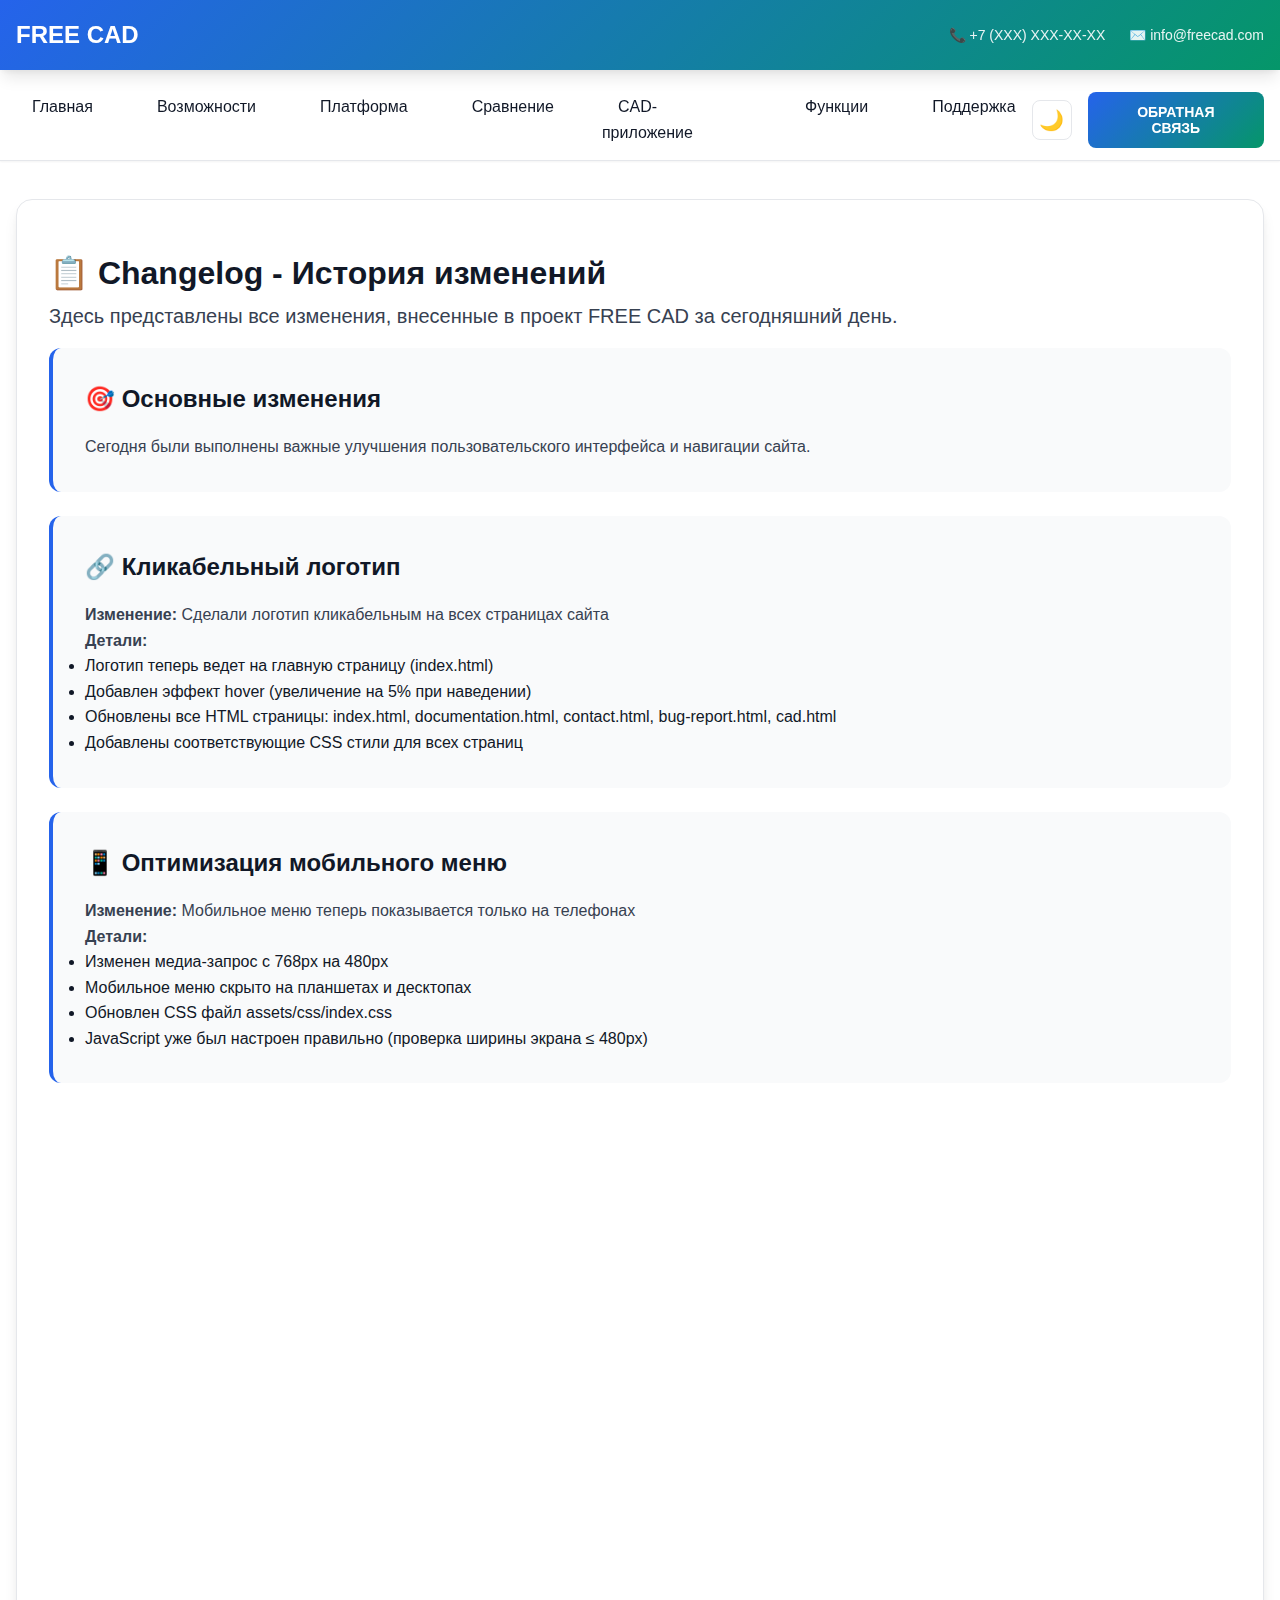
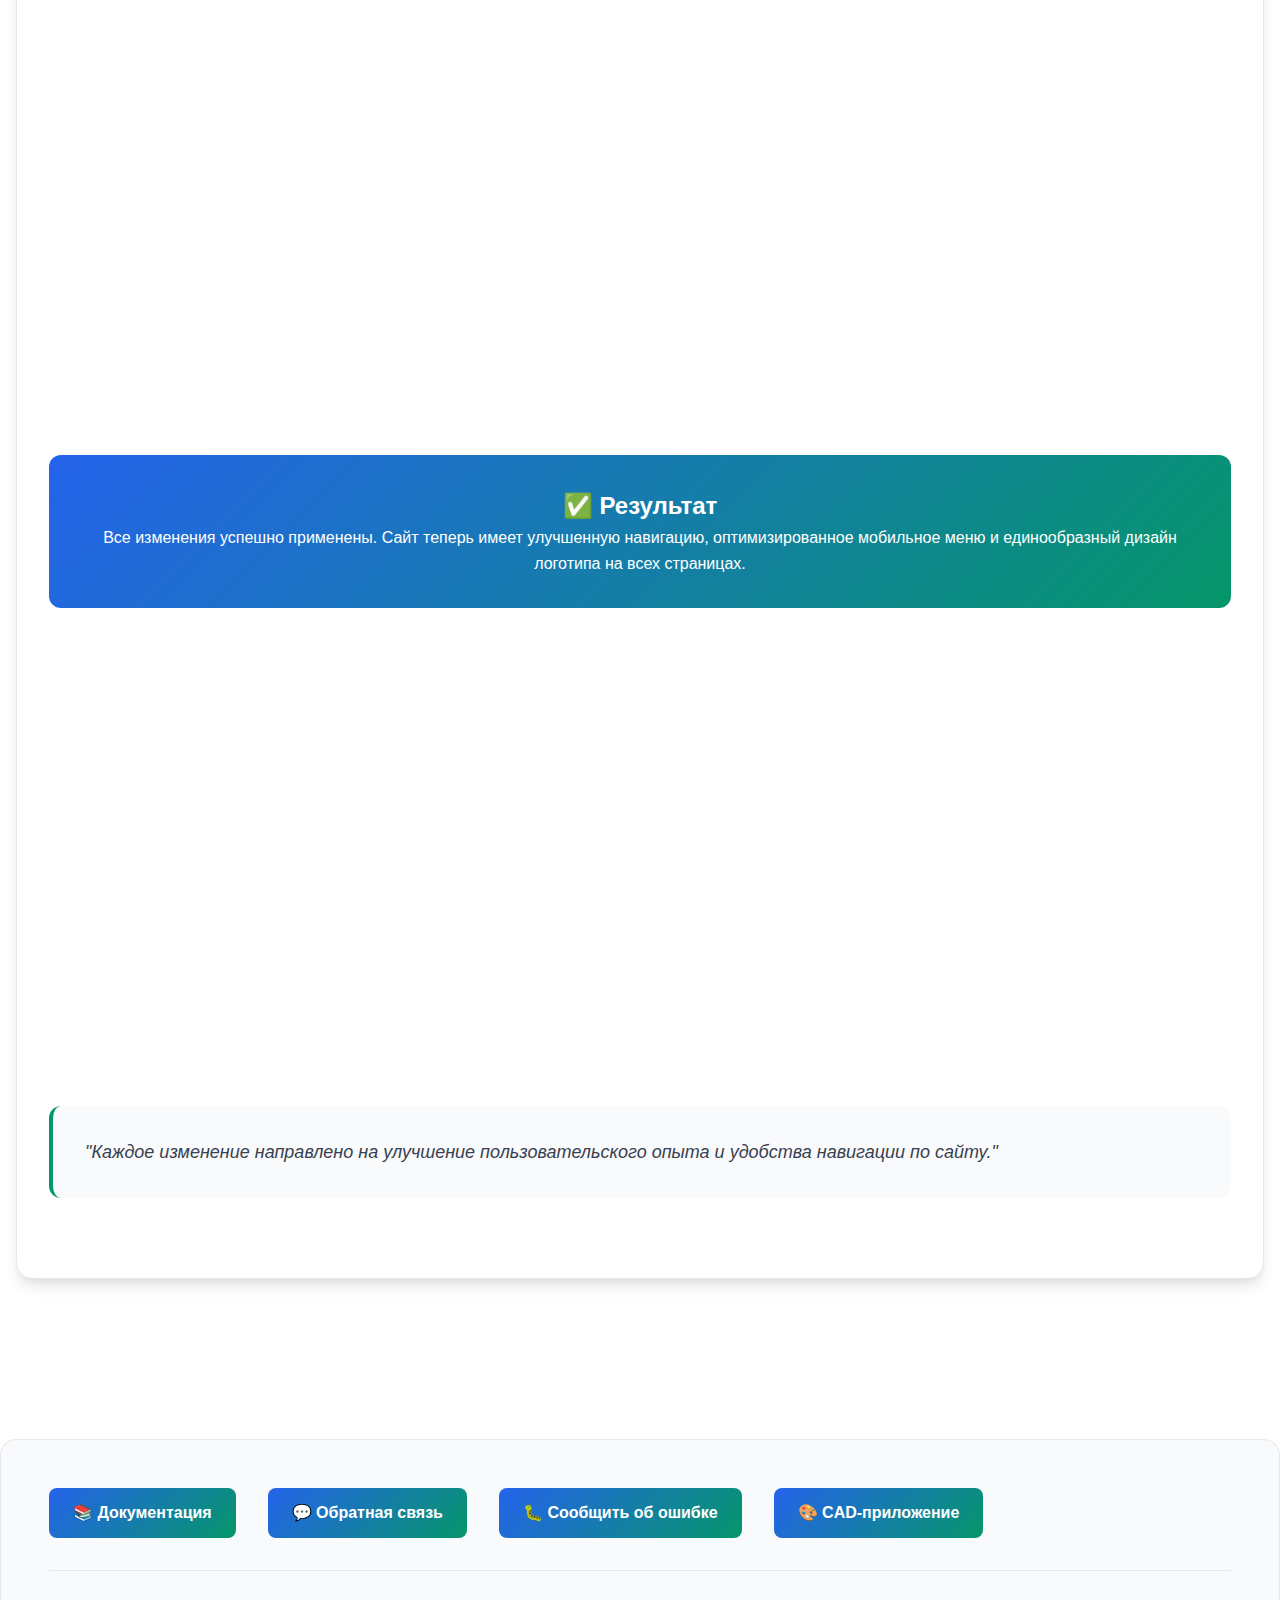
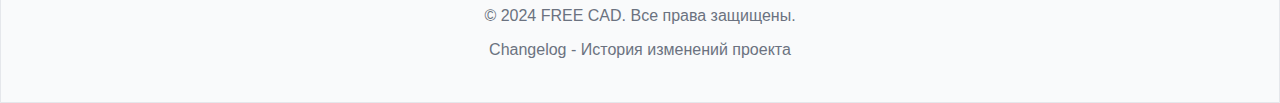
<file: changelog.html>
<!DOCTYPE html>
<html lang="ru">
<head>
    <meta charset="UTF-8">
    <meta name="viewport" content="width=device-width, initial-scale=1.0">
    <title>Changelog - FREE CAD</title>
    <link rel="stylesheet" href="assets/css/index.css">
    <link rel="icon" type="image/x-icon" href="data:image/svg+xml,<svg xmlns='http://www.w3.org/2000/svg' viewBox='0 0 100 100'><text y='.9em' font-size='90'>📐</text></svg>">
    <script>
        // Предотвращение мигания темы при загрузке
        (function() {
            const savedTheme = localStorage.getItem('theme');
            const prefersDark = window.matchMedia('(prefers-color-scheme: dark)').matches;
            const theme = savedTheme || (prefersDark ? 'dark' : 'light');
            document.documentElement.setAttribute('data-theme', theme);
        })();
    </script>
</head>
<body>
    <!-- Header -->
    <header class="header">
        <div class="container">
            <div class="logo">
                <a href="index.html" style="display: flex; align-items: center; text-decoration: none; color: inherit;">
                    <h1>FREE CAD</h1>
                </a>
            </div>
            <div class="contact-info">
                <span>📞 +7 (XXX) XXX-XX-XX</span>
                <span>✉️ info@freecad.com</span>
            </div>
        </div>
    </header>

    <!-- Navigation -->
    <nav class="navigation">
        <div class="container">
            <ul class="nav-menu">
                <li><a href="index.html">Главная</a></li>
                <li><a href="index.html#methods">Возможности</a></li>
                <li><a href="index.html#online">Платформа</a></li>
                <li><a href="index.html#programs">Сравнение</a></li>
                <li><a href="index.html#cad-app">CAD-приложение</a></li>
                <li><a href="index.html#features">Функции</a></li>
                <li><a href="index.html#support">Поддержка</a></li>
            </ul>
            <div class="nav-actions">
                <button class="theme-toggle" onclick="toggleTheme()">
                    <span class="theme-icon">🌙</span>
                </button>
                <button class="ask-question-btn" onclick="openContactForm()">ОБРАТНАЯ СВЯЗЬ</button>
            </div>
        </div>
    </nav>

    <!-- Main Content -->
    <main class="main-content">
        <div class="container">
            <section class="methods-section">
                <h1>📋 Changelog - История изменений</h1>
                <p class="intro-text">
                    Здесь представлены все изменения, внесенные в проект FREE CAD за сегодняшний день.
                </p>

                <div class="method-item">
                    <h3>🎯 Основные изменения</h3>
                    <p>Сегодня были выполнены важные улучшения пользовательского интерфейса и навигации сайта.</p>
                </div>

                <div class="method-item">
                    <h3>🔗 Кликабельный логотип</h3>
                    <p><strong>Изменение:</strong> Сделали логотип кликабельным на всех страницах сайта</p>
                    <p><strong>Детали:</strong></p>
                    <ul>
                        <li>Логотип теперь ведет на главную страницу (index.html)</li>
                        <li>Добавлен эффект hover (увеличение на 5% при наведении)</li>
                        <li>Обновлены все HTML страницы: index.html, documentation.html, contact.html, bug-report.html, cad.html</li>
                        <li>Добавлены соответствующие CSS стили для всех страниц</li>
                    </ul>
                </div>

                <div class="method-item">
                    <h3>📱 Оптимизация мобильного меню</h3>
                    <p><strong>Изменение:</strong> Мобильное меню теперь показывается только на телефонах</p>
                    <p><strong>Детали:</strong></p>
                    <ul>
                        <li>Изменен медиа-запрос с 768px на 480px</li>
                        <li>Мобильное меню скрыто на планшетах и десктопах</li>
                        <li>Обновлен CSS файл assets/css/index.css</li>
                        <li>JavaScript уже был настроен правильно (проверка ширины экрана ≤ 480px)</li>
                    </ul>
                </div>

                <div class="method-item">
                    <h3>🎨 Упрощение дизайна логотипа</h3>
                    <p><strong>Изменение:</strong> Убрали иконку из логотипа на всех страницах</p>
                    <p><strong>Детали:</strong></p>
                    <ul>
                        <li>Удален элемент .logo-icon со всех HTML страниц</li>
                        <li>Убраны соответствующие CSS стили из всех файлов стилей</li>
                        <li>Логотип теперь содержит только текст "FREE CAD"</li>
                        <li>Сохранена кликабельность и эффекты hover</li>
                    </ul>
                </div>

                <div class="method-item">
                    <h3>⚡ Исправление мигания темы</h3>
                    <p><strong>Изменение:</strong> Исправлено мигание темы при загрузке страницы</p>
                    <p><strong>Проблема:</strong> При обновлении страницы на секунду показывалась неправильная тема</p>
                    <p><strong>Решение:</strong></p>
                    <ul>
                        <li>Добавлен inline скрипт в head всех HTML страниц</li>
                        <li>Скрипт выполняется до загрузки CSS, предотвращая мигание</li>
                        <li>Автоматическое определение темы из localStorage или системных настроек</li>
                        <li>Мгновенное применение правильной темы при загрузке</li>
                    </ul>
                    <p><strong>Обновленные файлы:</strong> index.html, documentation.html, contact.html, bug-report.html, changelog.html</p>
                </div>

                <div class="method-item">
                    <h3>📄 Восстановление главной страницы</h3>
                    <p><strong>Изменение:</strong> Восстановлен файл index.html</p>
                    <p><strong>Детали:</strong></p>
                    <ul>
                        <li>Создан полноценный index.html с полной структурой</li>
                        <li>Включены все основные секции: Hero, Methods, Online, Programs, CAD App, Features, Support</li>
                        <li>Добавлена функциональность: переключение темы, мобильное меню, модальные окна</li>
                        <li>Подключены правильные CSS и JS файлы</li>
                    </ul>
                </div>

                <div class="highlight-box">
                    <h3>✅ Результат</h3>
                    <p>Все изменения успешно применены. Сайт теперь имеет улучшенную навигацию, оптимизированное мобильное меню и единообразный дизайн логотипа на всех страницах.</p>
                </div>

                <div class="method-item">
                    <h3>🔧 Технические детали</h3>
                    <p><strong>Обновленные файлы:</strong></p>
                    <ul>
                        <li><strong>HTML:</strong> index.html, documentation.html, contact.html, bug-report.html, cad.html</li>
                        <li><strong>CSS:</strong> assets/css/index.css, assets/css/documentation.css, assets/css/contact.css, assets/css/bug-report.css, assets/css/cad-styles.css</li>
                        <li><strong>JavaScript:</strong> assets/js/index.js (уже был настроен правильно)</li>
                    </ul>
                </div>

                <div class="method-item">
                    <h3>📊 Статистика изменений</h3>
                    <ul>
                        <li><strong>Обновлено страниц:</strong> 6</li>
                        <li><strong>Обновлено CSS файлов:</strong> 5</li>
                        <li><strong>Добавлено новых функций:</strong> 4</li>
                        <li><strong>Исправлено проблем:</strong> 3</li>
                    </ul>
                </div>

                <div class="quote">
                    "Каждое изменение направлено на улучшение пользовательского опыта и удобства навигации по сайту."
                </div>
            </section>
        </div>
    </main>

    <!-- Footer -->
    <footer class="footer">
        <div class="container">
            <div class="footer-content">
                <div class="footer-links">
                    <a href="documentation.html">📚 Документация</a>
                    <a href="contact.html">💬 Обратная связь</a>
                    <a href="bug-report.html">🐛 Сообщить об ошибке</a>
                    <a href="cad.html">🎨 CAD-приложение</a>
                </div>
                <div class="back-to-top" id="backToTop">
                    <a href="#top">⬆️ Наверх</a>
                </div>
            </div>
            <div class="copyright">
                <p>&copy; 2024 FREE CAD. Все права защищены.</p>
                <p>Changelog - История изменений проекта</p>
            </div>
        </div>
    </footer>

    <!-- Contact Modal -->
    <div id="contactModal" class="modal">
        <div class="modal-content">
            <div class="modal-header">
                <h3>Обратная связь</h3>
                <span class="close" onclick="closeContactModal()">&times;</span>
            </div>
            <div class="modal-body">
                <form id="contactForm">
                    <div class="form-group">
                        <label for="name">Имя *</label>
                        <input type="text" id="name" name="name" required>
                    </div>
                    <div class="form-group">
                        <label for="email">Email *</label>
                        <input type="email" id="email" name="email" required>
                    </div>
                    <div class="form-group">
                        <label for="subject">Тема</label>
                        <select id="subject" name="subject">
                            <option value="question">Вопрос</option>
                            <option value="suggestion">Предложение</option>
                            <option value="bug">Ошибка</option>
                            <option value="other">Другое</option>
                        </select>
                    </div>
                    <div class="form-group">
                        <label for="message">Сообщение *</label>
                        <textarea id="message" name="message" rows="5" required></textarea>
                    </div>
                    <div class="form-actions">
                        <button type="button" class="btn-secondary" onclick="closeContactModal()">Отмена</button>
                        <button type="submit" class="btn-primary">Отправить</button>
                    </div>
                </form>
            </div>
        </div>
    </div>

    <!-- Scripts -->
    <script src="assets/js/index.js"></script>
    <script>
        // Инициализация при загрузке страницы
        document.addEventListener('DOMContentLoaded', function() {
            initTheme();
            initSmoothScrolling();
            initBackToTop();
        });
    </script>
</body>
</html>
</file>
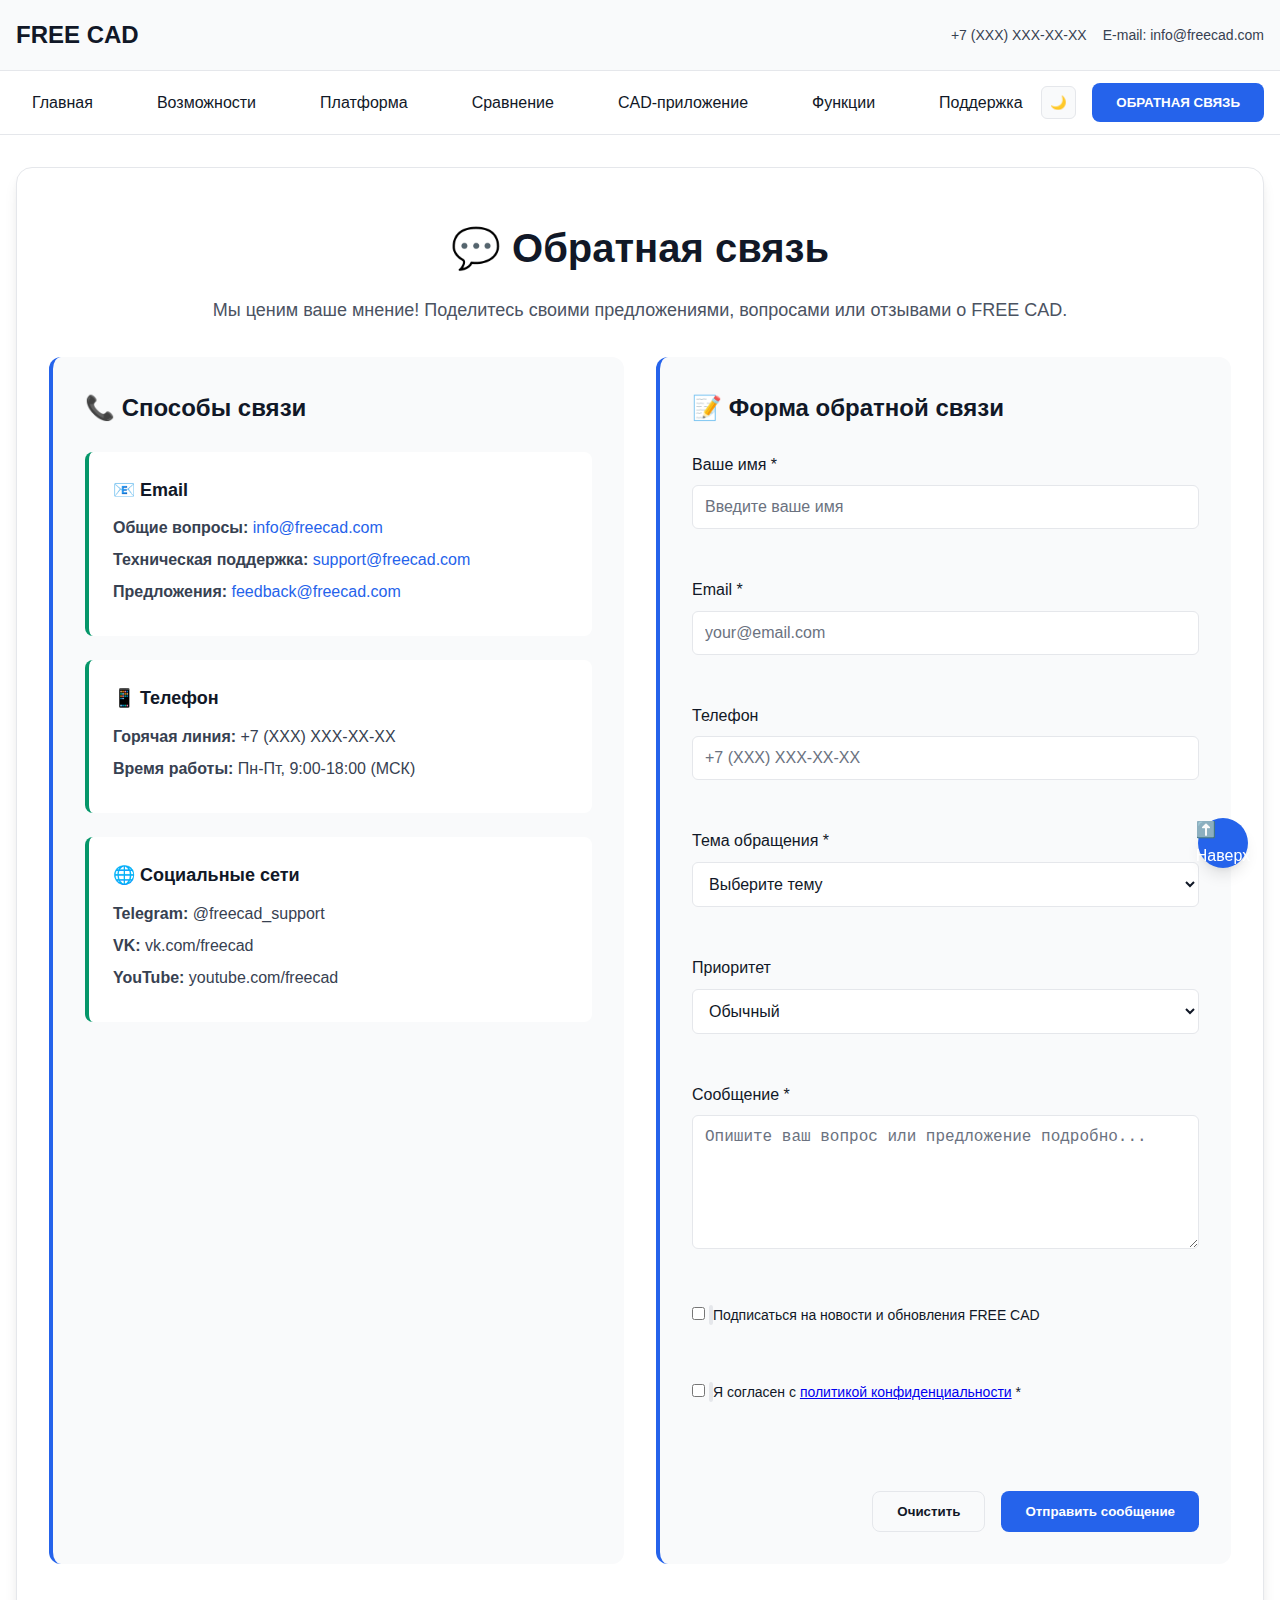
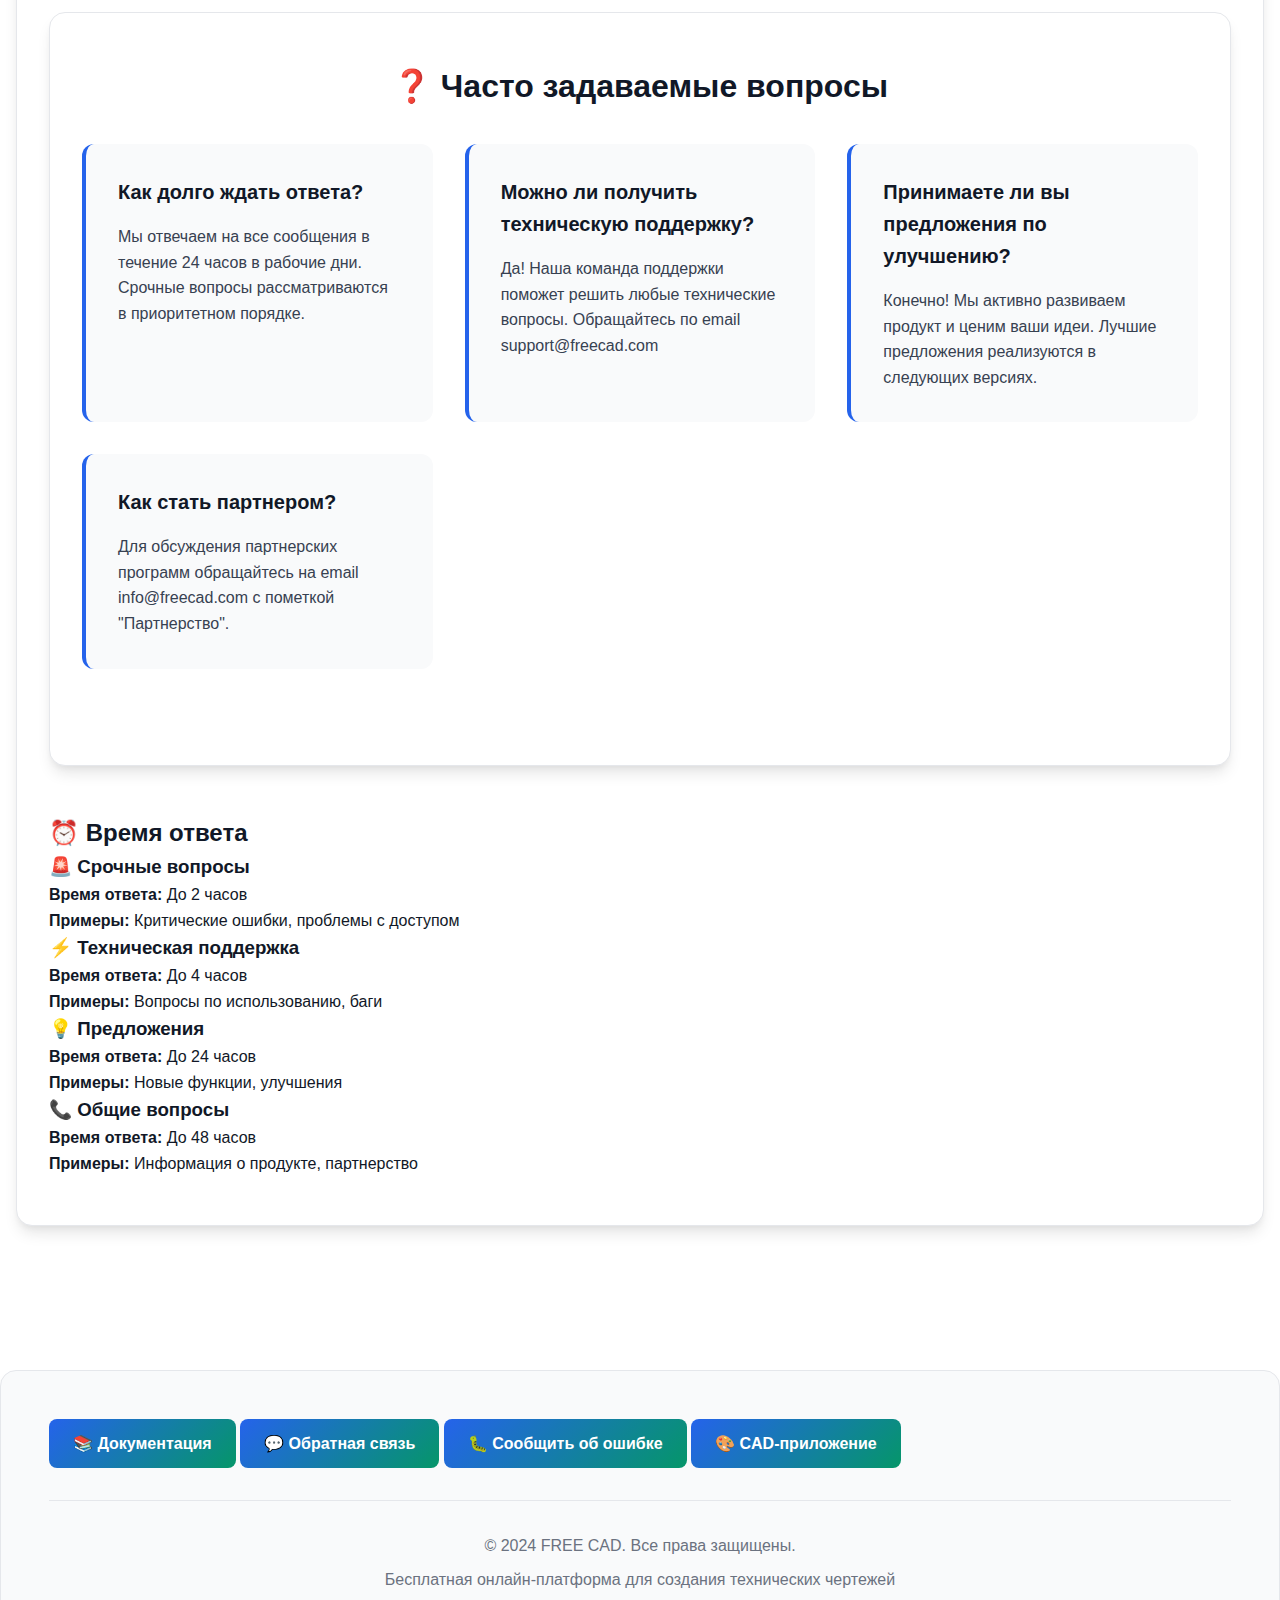
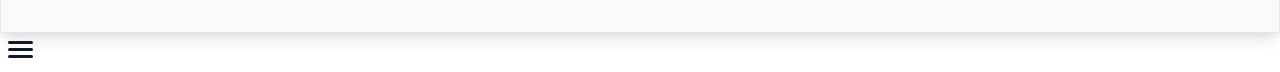
<file: contact.html>
<!DOCTYPE html>
<html lang="ru">
<head>
    <meta charset="UTF-8">
    <meta name="viewport" content="width=device-width, initial-scale=1.0">
    <title>Обратная связь - FREE CAD</title>
    <link rel="stylesheet" href="assets/css/styles.css">
    <script>
        // Предотвращение мигания темы при загрузке
        (function() {
            const savedTheme = localStorage.getItem('theme');
            const prefersDark = window.matchMedia('(prefers-color-scheme: dark)').matches;
            const theme = savedTheme || (prefersDark ? 'dark' : 'light');
            document.documentElement.setAttribute('data-theme', theme);
        })();
    </script>
    <script src="assets/js/script.js" defer></script>
</head>
<body>
    <header class="header">
        <div class="container">
            <div class="logo">
                <a href="index.html" style="display: flex; align-items: center; text-decoration: none; color: inherit;">
                    <h1>FREE CAD</h1>
                </a>
            </div>
            <div class="contact-info">
                <span class="phone">+7 (XXX) XXX-XX-XX</span>
                <span class="email">E-mail: info@freecad.com</span>
            </div>
        </div>
    </header>

    <nav class="navigation">
        <div class="container">
            <ul class="nav-menu">
                <li><a href="index.html">Главная</a></li>
                <li><a href="index.html#methods">Возможности</a></li>
                <li><a href="index.html#online">Платформа</a></li>
                <li><a href="index.html#programs">Сравнение</a></li>
                <li><a href="index.html#cad-app">CAD-приложение</a></li>
                <li><a href="index.html#features">Функции</a></li>
                <li><a href="index.html#support">Поддержка</a></li>
            </ul>
            <div class="nav-actions">
                <button class="theme-toggle" onclick="toggleTheme()">
                    <span class="theme-icon">🌙</span>
                </button>
                <button class="ask-question-btn" onclick="openContactForm()">ОБРАТНАЯ СВЯЗЬ</button>
            </div>
        </div>
    </nav>

    <main class="main-content">
        <div class="container">
            <section class="contact-section">
                <h1>💬 Обратная связь</h1>
                <p class="intro-text">
                    Мы ценим ваше мнение! Поделитесь своими предложениями, вопросами или отзывами о FREE CAD.
                </p>

                <div class="contact-grid">
                    <div class="contact-info-card">
                        <h2>📞 Способы связи</h2>
                        
                        <div class="contact-methods">
                            <div class="contact-method">
                                <h3>📧 Email</h3>
                                <p><strong>Общие вопросы:</strong> <a href="mailto:info@freecad.com">info@freecad.com</a></p>
                                <p><strong>Техническая поддержка:</strong> <a href="mailto:support@freecad.com">support@freecad.com</a></p>
                                <p><strong>Предложения:</strong> <a href="mailto:feedback@freecad.com">feedback@freecad.com</a></p>
                            </div>
                            
                            <div class="contact-method">
                                <h3>📱 Телефон</h3>
                                <p><strong>Горячая линия:</strong> +7 (XXX) XXX-XX-XX</p>
                                <p><strong>Время работы:</strong> Пн-Пт, 9:00-18:00 (МСК)</p>
                            </div>
                            
                            <div class="contact-method">
                                <h3>🌐 Социальные сети</h3>
                                <p><strong>Telegram:</strong> @freecad_support</p>
                                <p><strong>VK:</strong> vk.com/freecad</p>
                                <p><strong>YouTube:</strong> youtube.com/freecad</p>
                            </div>
                        </div>
                    </div>

                    <div class="contact-form-card">
                        <h2>📝 Форма обратной связи</h2>
                        
                        <form id="contactForm" class="contact-form">
                            <div class="form-group">
                                <label for="contactName">Ваше имя *</label>
                                <input type="text" id="contactName" name="name" required placeholder="Введите ваше имя">
                            </div>
                            
                            <div class="form-group">
                                <label for="contactEmail">Email *</label>
                                <input type="email" id="contactEmail" name="email" required placeholder="your@email.com">
                            </div>
                            
                            <div class="form-group">
                                <label for="contactPhone">Телефон</label>
                                <input type="tel" id="contactPhone" name="phone" placeholder="+7 (XXX) XXX-XX-XX">
                            </div>
                            
                            <div class="form-group">
                                <label for="contactSubject">Тема обращения *</label>
                                <select id="contactSubject" name="subject" required>
                                    <option value="">Выберите тему</option>
                                    <option value="question">Вопрос по использованию</option>
                                    <option value="feature">Предложение новой функции</option>
                                    <option value="improvement">Предложение по улучшению</option>
                                    <option value="partnership">Партнерство</option>
                                    <option value="press">Пресса и СМИ</option>
                                    <option value="other">Другое</option>
                                </select>
                            </div>
                            
                            <div class="form-group">
                                <label for="contactPriority">Приоритет</label>
                                <select id="contactPriority" name="priority">
                                    <option value="low">Низкий</option>
                                    <option value="normal" selected>Обычный</option>
                                    <option value="high">Высокий</option>
                                    <option value="urgent">Срочный</option>
                                </select>
                            </div>
                            
                            <div class="form-group">
                                <label for="contactMessage">Сообщение *</label>
                                <textarea id="contactMessage" name="message" rows="6" required placeholder="Опишите ваш вопрос или предложение подробно..."></textarea>
                            </div>
                            
                            <div class="form-group">
                                <label class="checkbox-label">
                                    <input type="checkbox" id="contactNewsletter" name="newsletter">
                                    <span class="checkmark"></span>
                                    Подписаться на новости и обновления FREE CAD
                                </label>
                            </div>
                            
                            <div class="form-group">
                                <label class="checkbox-label">
                                    <input type="checkbox" id="contactAgreement" name="agreement" required>
                                    <span class="checkmark"></span>
                                    Я согласен с <a href="#privacy" onclick="showPrivacyPolicy()">политикой конфиденциальности</a> *
                                </label>
                            </div>
                            
                            <div class="form-actions">
                                <button type="button" class="btn-secondary" onclick="clearForm()">Очистить</button>
                                <button type="submit" class="btn-primary">Отправить сообщение</button>
                            </div>
                        </form>
                    </div>
                </div>

                <div class="faq-section">
                    <h2>❓ Часто задаваемые вопросы</h2>
                    
                    <div class="faq-grid">
                        <div class="faq-item">
                            <h3>Как долго ждать ответа?</h3>
                            <p>Мы отвечаем на все сообщения в течение 24 часов в рабочие дни. Срочные вопросы рассматриваются в приоритетном порядке.</p>
                        </div>
                        
                        <div class="faq-item">
                            <h3>Можно ли получить техническую поддержку?</h3>
                            <p>Да! Наша команда поддержки поможет решить любые технические вопросы. Обращайтесь по email support@freecad.com</p>
                        </div>
                        
                        <div class="faq-item">
                            <h3>Принимаете ли вы предложения по улучшению?</h3>
                            <p>Конечно! Мы активно развиваем продукт и ценим ваши идеи. Лучшие предложения реализуются в следующих версиях.</p>
                        </div>
                        
                        <div class="faq-item">
                            <h3>Как стать партнером?</h3>
                            <p>Для обсуждения партнерских программ обращайтесь на email info@freecad.com с пометкой "Партнерство".</p>
                        </div>
                    </div>
                </div>

                <div class="response-times">
                    <h2>⏰ Время ответа</h2>
                    <div class="response-grid">
                        <div class="response-item">
                            <h3>🚨 Срочные вопросы</h3>
                            <p><strong>Время ответа:</strong> До 2 часов</p>
                            <p><strong>Примеры:</strong> Критические ошибки, проблемы с доступом</p>
                        </div>
                        <div class="response-item">
                            <h3>⚡ Техническая поддержка</h3>
                            <p><strong>Время ответа:</strong> До 4 часов</p>
                            <p><strong>Примеры:</strong> Вопросы по использованию, баги</p>
                        </div>
                        <div class="response-item">
                            <h3>💡 Предложения</h3>
                            <p><strong>Время ответа:</strong> До 24 часов</p>
                            <p><strong>Примеры:</strong> Новые функции, улучшения</p>
                        </div>
                        <div class="response-item">
                            <h3>📞 Общие вопросы</h3>
                            <p><strong>Время ответа:</strong> До 48 часов</p>
                            <p><strong>Примеры:</strong> Информация о продукте, партнерство</p>
                        </div>
                    </div>
                </div>
            </section>
        </div>
    </main>

    <footer class="footer">
        <div class="container">
            <div class="footer-content">
                <div class="footer-links">
                    <a href="documentation.html">📚 Документация</a>
                    <a href="contact.html">💬 Обратная связь</a>
                    <a href="bug-report.html">🐛 Сообщить об ошибке</a>
                    <a href="cad.html">🎨 CAD-приложение</a>
                </div>
                <div class="back-to-top" id="backToTop">
                    <a href="#top">⬆️ Наверх</a>
                </div>
            </div>
            <div class="copyright">
                <p>&copy; 2024 FREE CAD. Все права защищены.</p>
                <p>Бесплатная онлайн-платформа для создания технических чертежей</p>
            </div>
        </div>
    </footer>

    <!-- Модальное окно политики конфиденциальности -->
    <div id="privacyModal" class="modal">
        <div class="modal-content">
            <div class="modal-header">
                <h3>Политика конфиденциальности</h3>
                <span class="close" onclick="closePrivacyModal()">&times;</span>
            </div>
            <div class="modal-body">
                <h4>Сбор и использование информации</h4>
                <p>Мы собираем только ту информацию, которую вы добровольно предоставляете через формы обратной связи. Эта информация используется исключительно для ответа на ваши запросы и улучшения наших услуг.</p>
                
                <h4>Защита данных</h4>
                <p>Ваши персональные данные защищены и не передаются третьим лицам без вашего согласия. Мы используем современные методы шифрования для защиты информации.</p>
                
                <h4>Cookies</h4>
                <p>Наш сайт использует cookies для улучшения пользовательского опыта. Вы можете отключить cookies в настройках браузера.</p>
                
                <h4>Контакты</h4>
                <p>По вопросам конфиденциальности обращайтесь на email: privacy@freecad.com</p>
            </div>
        </div>
    </div>

    <!-- Кнопка мобильного меню -->
    <button id="mobileMenuBtn" class="mobile-menu-btn" onclick="openMobileMenu()">
        <span></span>
        <span></span>
        <span></span>
    </button>

    <!-- Мобильное меню -->
    <div id="mobileMenu" class="mobile-menu">
        <div class="mobile-menu-header">
            <h3>Меню</h3>
            <span class="mobile-menu-close" onclick="closeMobileMenu()">&times;</span>
        </div>
        <ul class="mobile-nav-menu">
            <li><a href="index.html" onclick="closeMobileMenu()">Главная</a></li>
            <li><a href="index.html#методы" onclick="closeMobileMenu()">Возможности</a></li>
            <li><a href="index.html#онлайн" onclick="closeMobileMenu()">Платформа</a></li>
            <li><a href="index.html#cad-app" onclick="closeMobileMenu()">CAD-приложение</a></li>
            <li><a href="index.html#features" onclick="closeMobileMenu()">Функции</a></li>
            <li><a href="index.html#support" onclick="closeMobileMenu()">Поддержка</a></li>
            <li><button class="ask-question-btn-mobile" onclick="window.location.href='documentation.html'; closeMobileMenu();">ДОКУМЕНТАЦИЯ</button></li>
        </ul>
    </div>

    <script>
        // Обработка формы обратной связи
        document.addEventListener('DOMContentLoaded', function() {
            const contactForm = document.getElementById('contactForm');
            if (contactForm) {
                contactForm.addEventListener('submit', function(e) {
                    e.preventDefault();
                    
                    const formData = new FormData(this);
                    const data = {
                        name: formData.get('name'),
                        email: formData.get('email'),
                        phone: formData.get('phone'),
                        subject: formData.get('subject'),
                        priority: formData.get('priority'),
                        message: formData.get('message'),
                        newsletter: formData.get('newsletter') === 'on',
                        agreement: formData.get('agreement') === 'on'
                    };
                    
                    // Имитация отправки данных
                    showNotification('Спасибо! Ваше сообщение отправлено. Мы свяжемся с вами в ближайшее время.');
                    
                    // В реальном приложении здесь был бы запрос на сервер
                    console.log('Отправленные данные:', data);
                    
                    // Очищаем форму
                    clearForm();
                });
            }
        });

        function clearForm() {
            document.getElementById('contactForm').reset();
        }

        // Функция показа уведомлений
        function showNotification(message) {
            // Создаем элемент уведомления
            const notification = document.createElement('div');
            notification.className = 'notification';
            notification.textContent = message;
            notification.style.cssText = `
                position: fixed;
                top: 20px;
                right: 20px;
                background: linear-gradient(45deg, #27ae60, #2ecc71);
                color: white;
                padding: 15px 25px;
                border-radius: 25px;
                box-shadow: 0 5px 20px rgba(0,0,0,0.2);
                z-index: 1000;
                font-weight: bold;
                transform: translateX(400px);
                transition: transform 0.3s ease;
                max-width: 400px;
                word-wrap: break-word;
            `;

            document.body.appendChild(notification);

            // Анимация появления
            setTimeout(() => {
                notification.style.transform = 'translateX(0)';
            }, 100);

            // Автоматическое скрытие через 5 секунд
            setTimeout(() => {
                notification.style.transform = 'translateX(400px)';
                setTimeout(() => {
                    if (document.body.contains(notification)) {
                        document.body.removeChild(notification);
                    }
                }, 300);
            }, 5000);
        }

        function showPrivacyPolicy() {
            const modal = document.getElementById('privacyModal');
            if (modal) {
                modal.style.display = 'block';
                document.body.style.overflow = 'hidden';
            }
        }

        function closePrivacyModal() {
            const modal = document.getElementById('privacyModal');
            if (modal) {
                modal.style.display = 'none';
                document.body.style.overflow = 'auto';
            }
        }

        // Закрытие модального окна при клике вне его
        window.addEventListener('click', function(e) {
            const modal = document.getElementById('privacyModal');
            if (e.target === modal) {
                closePrivacyModal();
            }
        });
    </script>

</body>
</html>
</file>
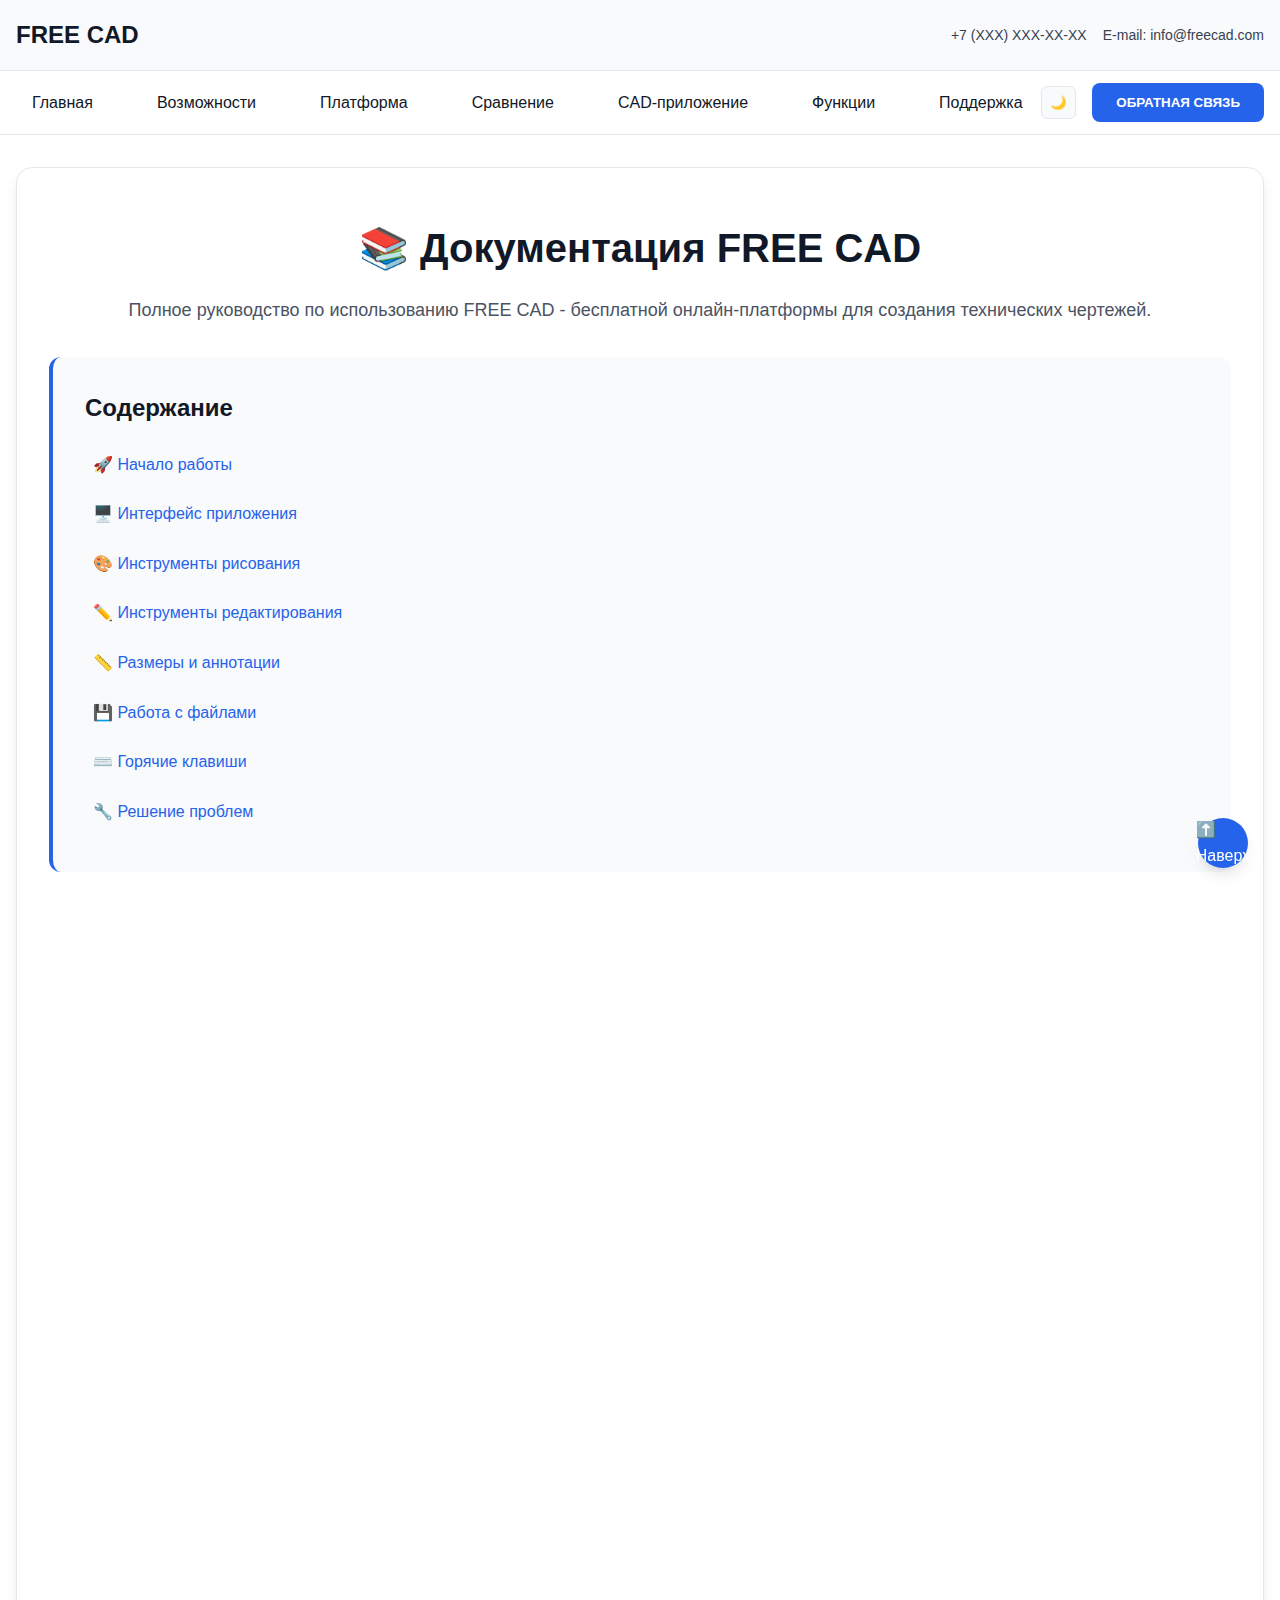
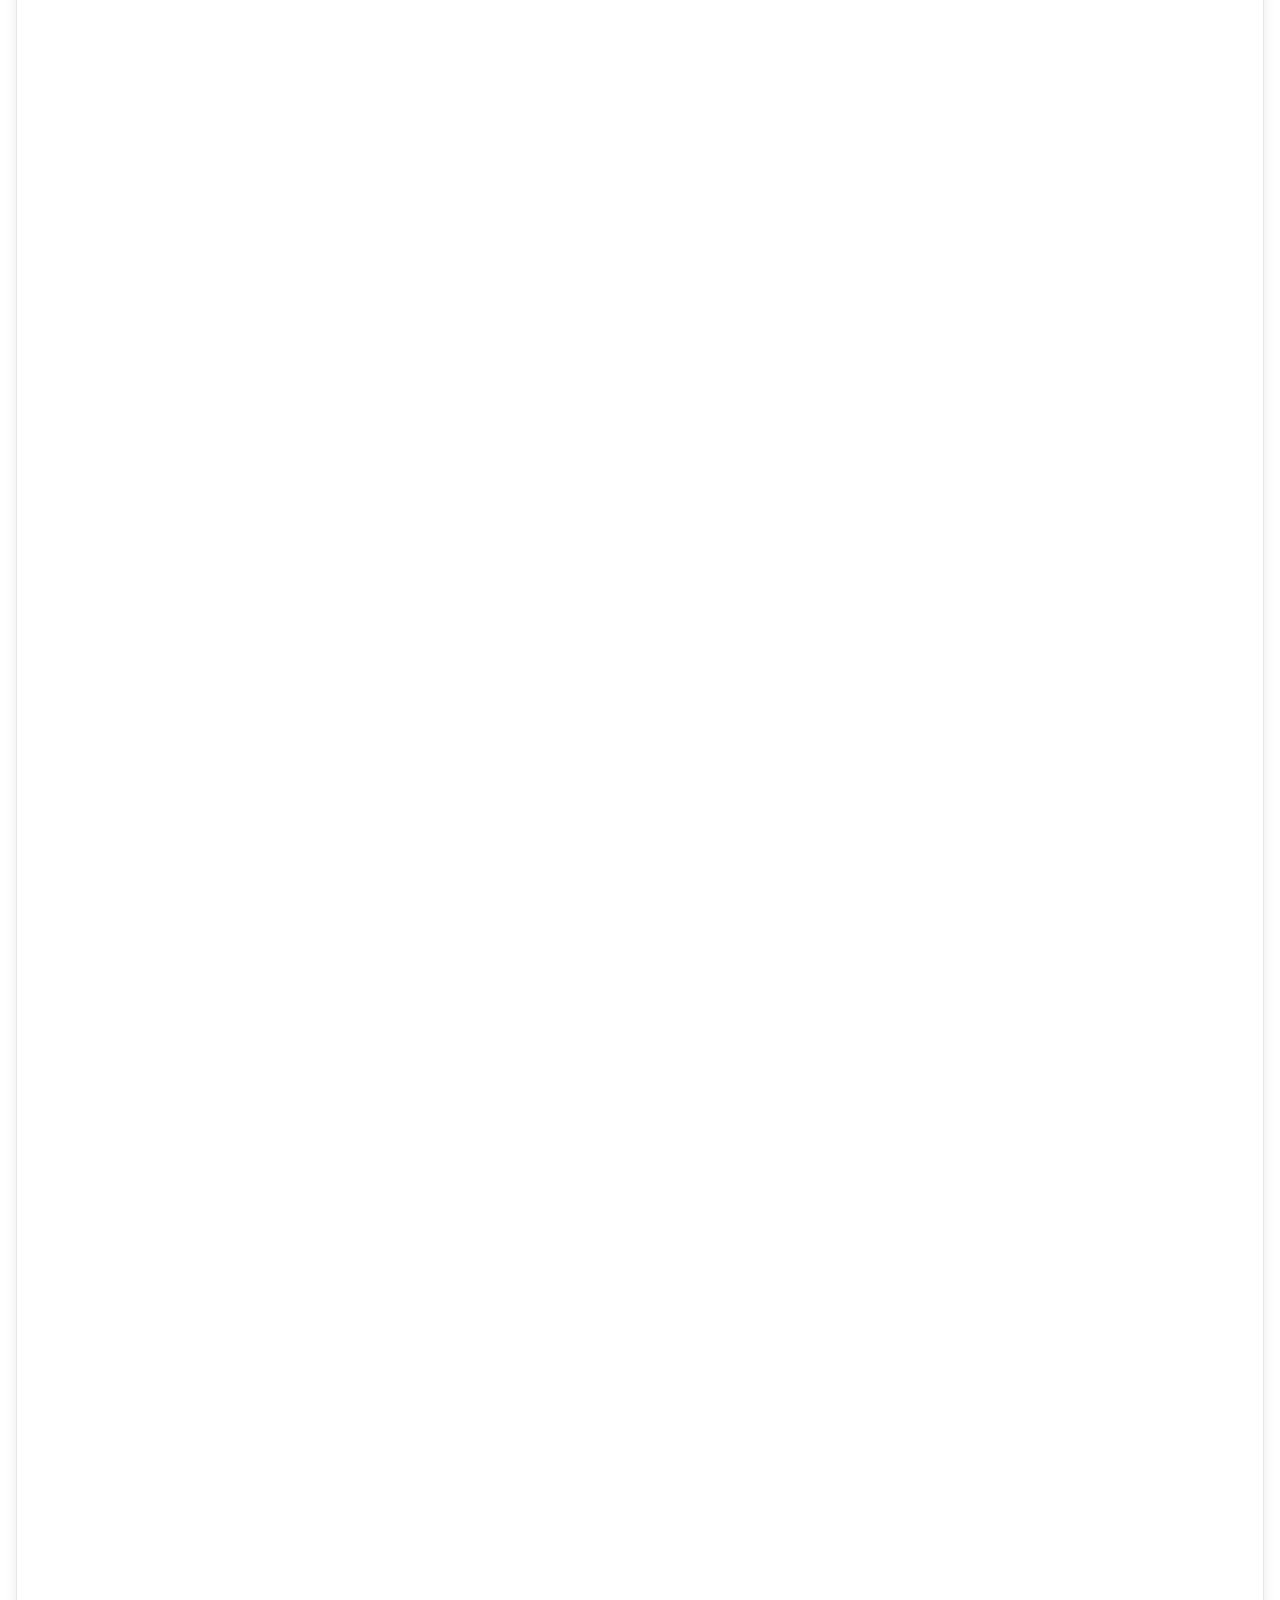
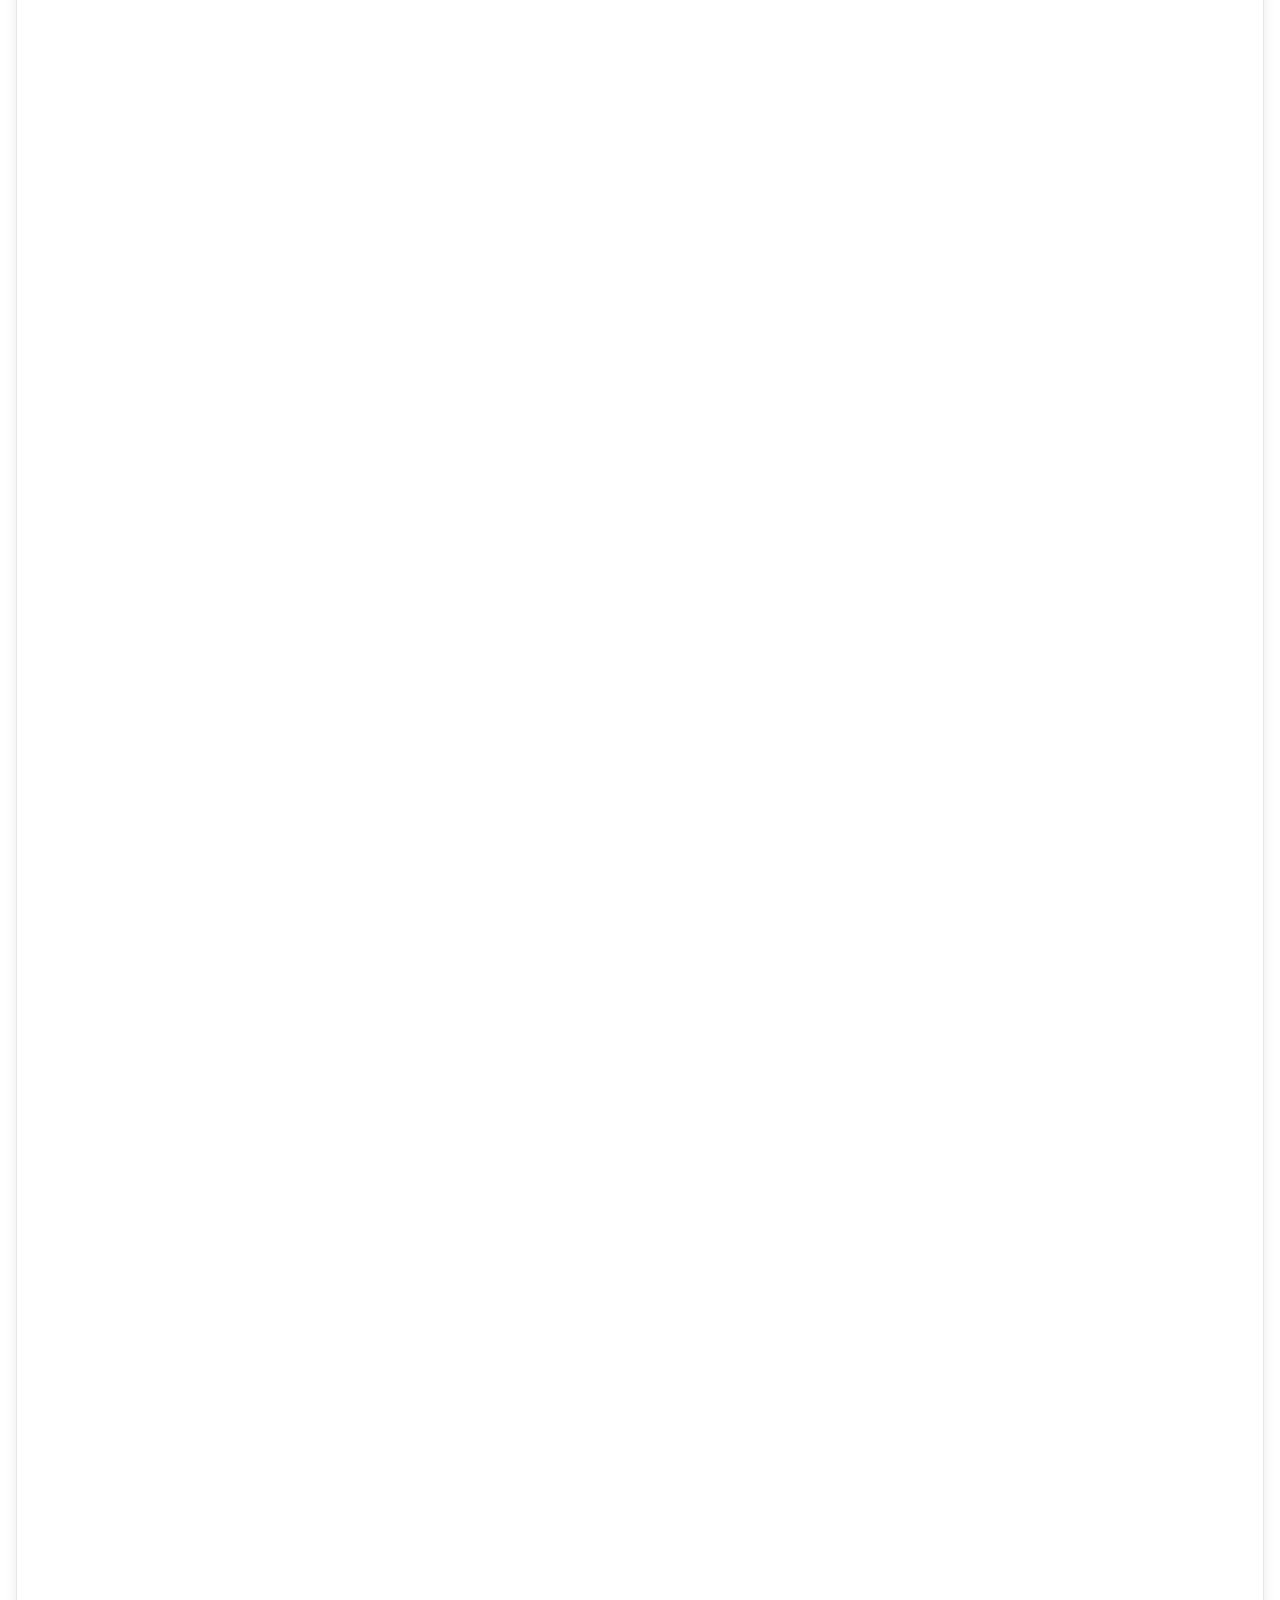
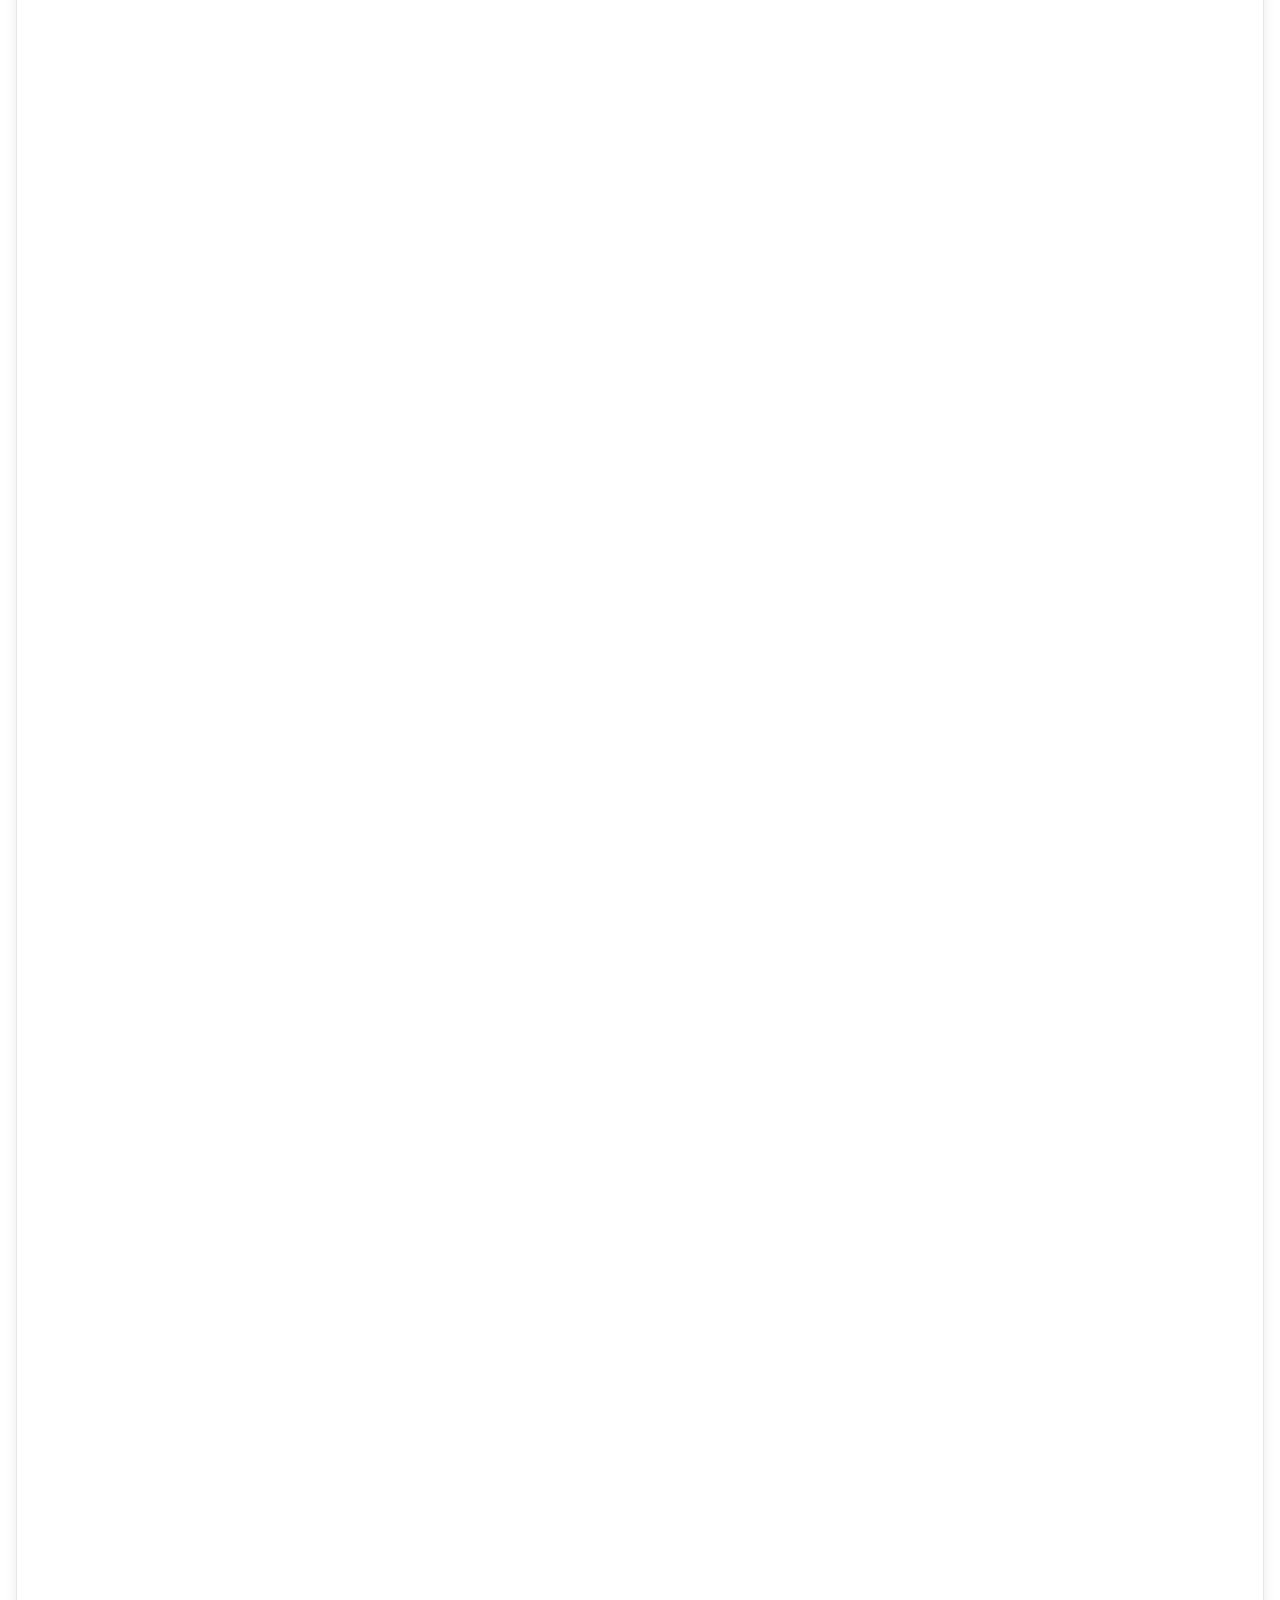
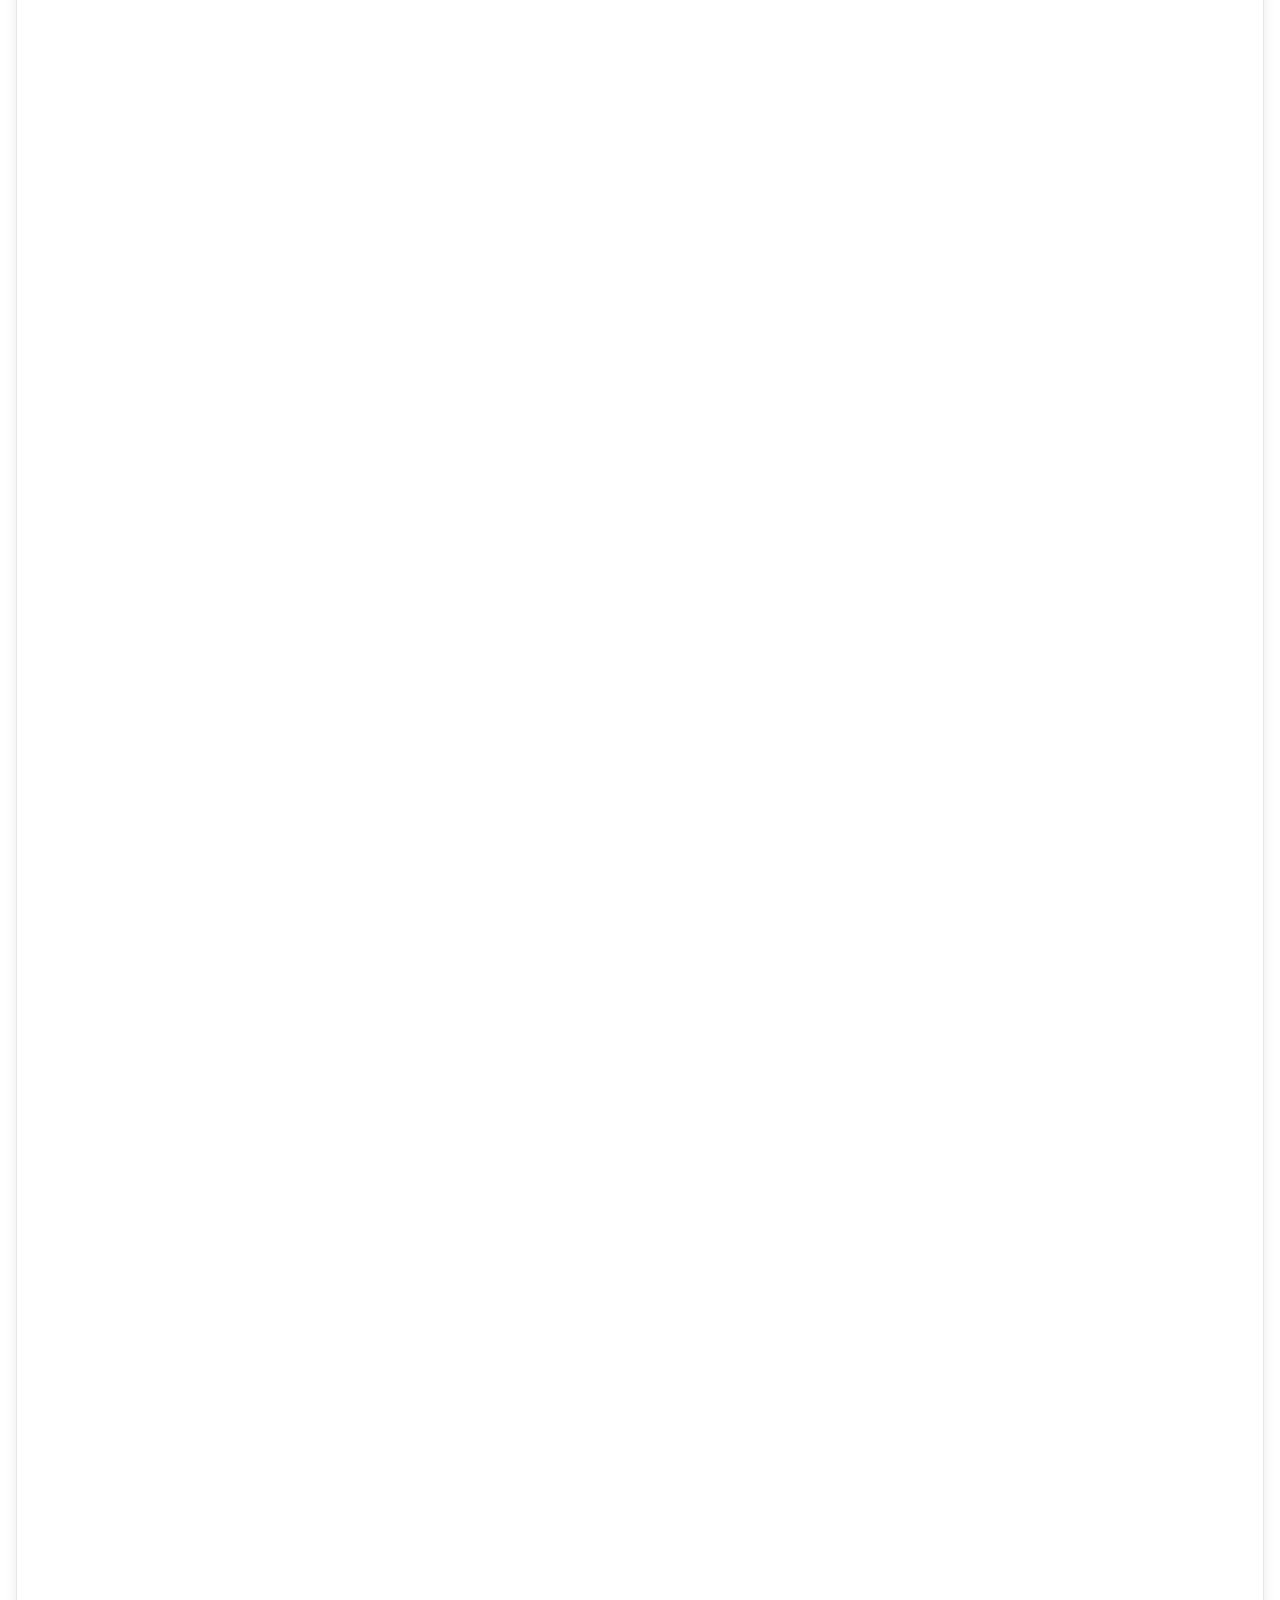
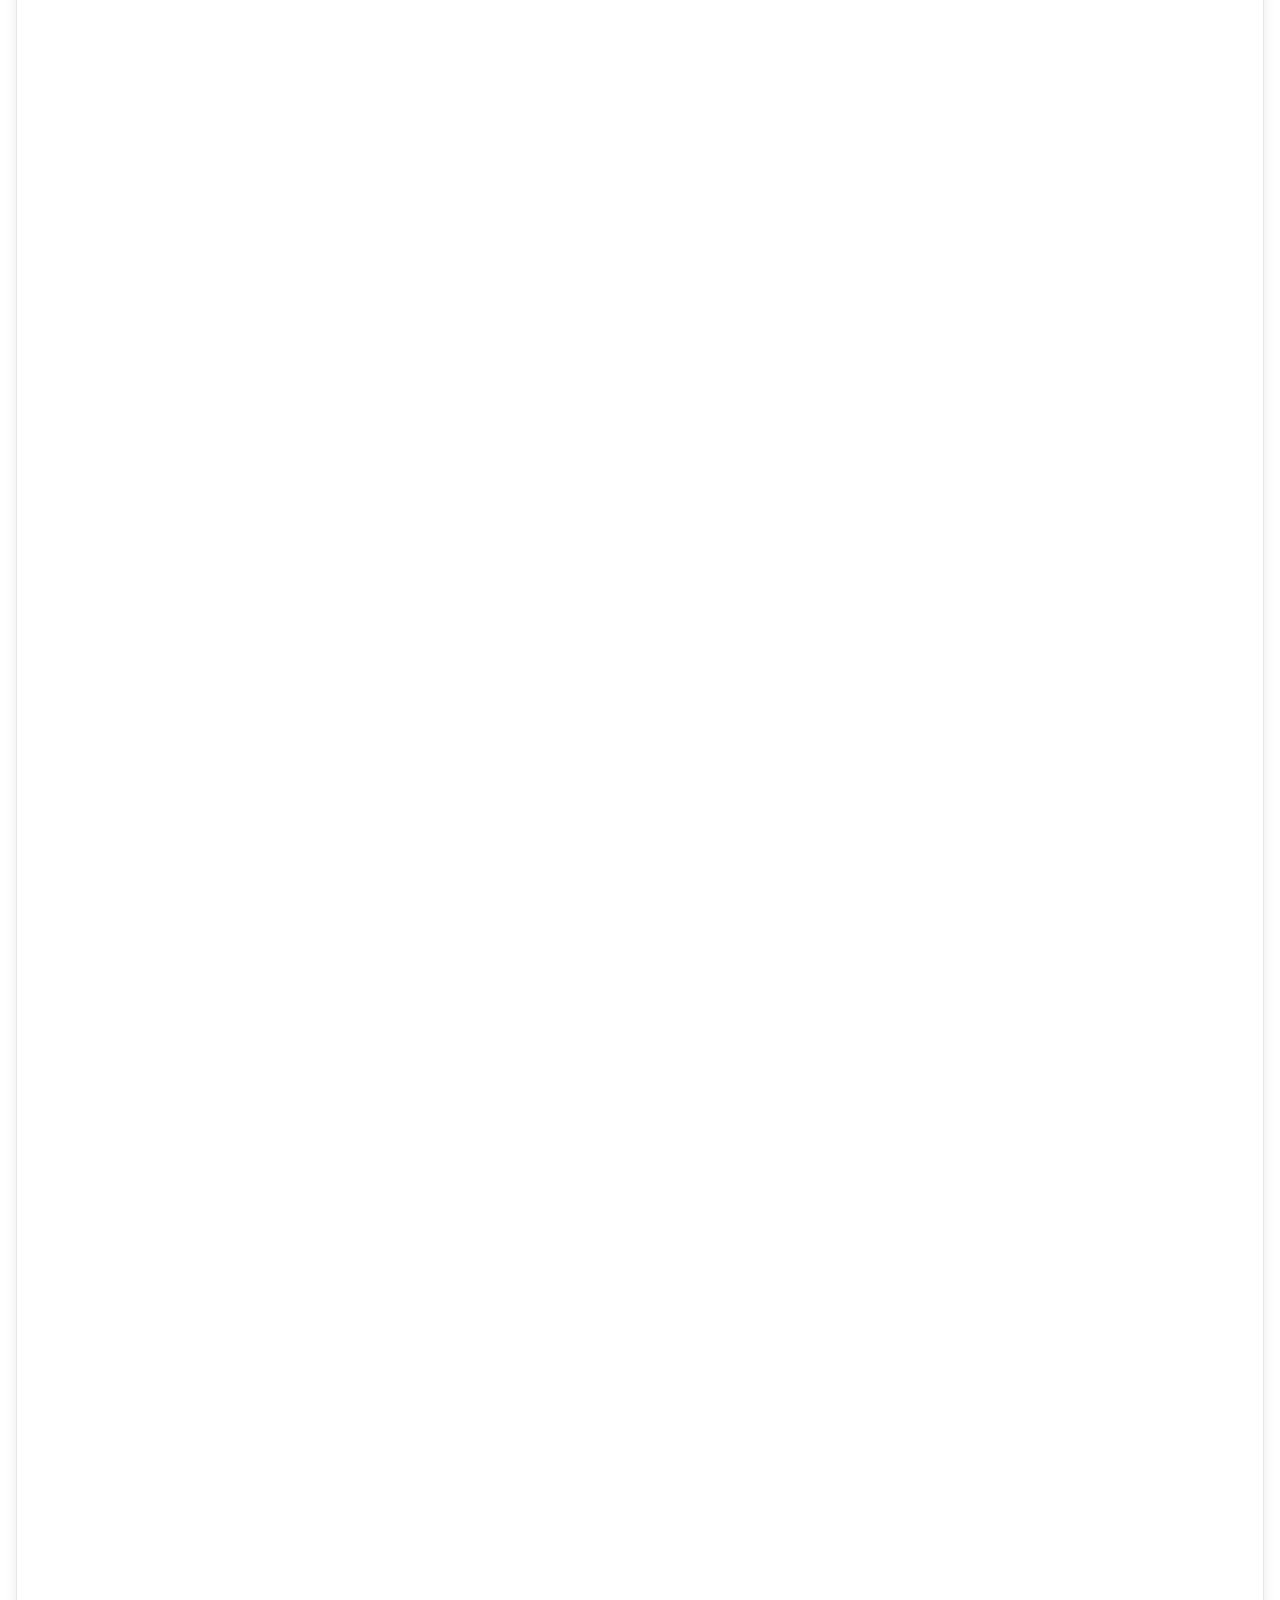
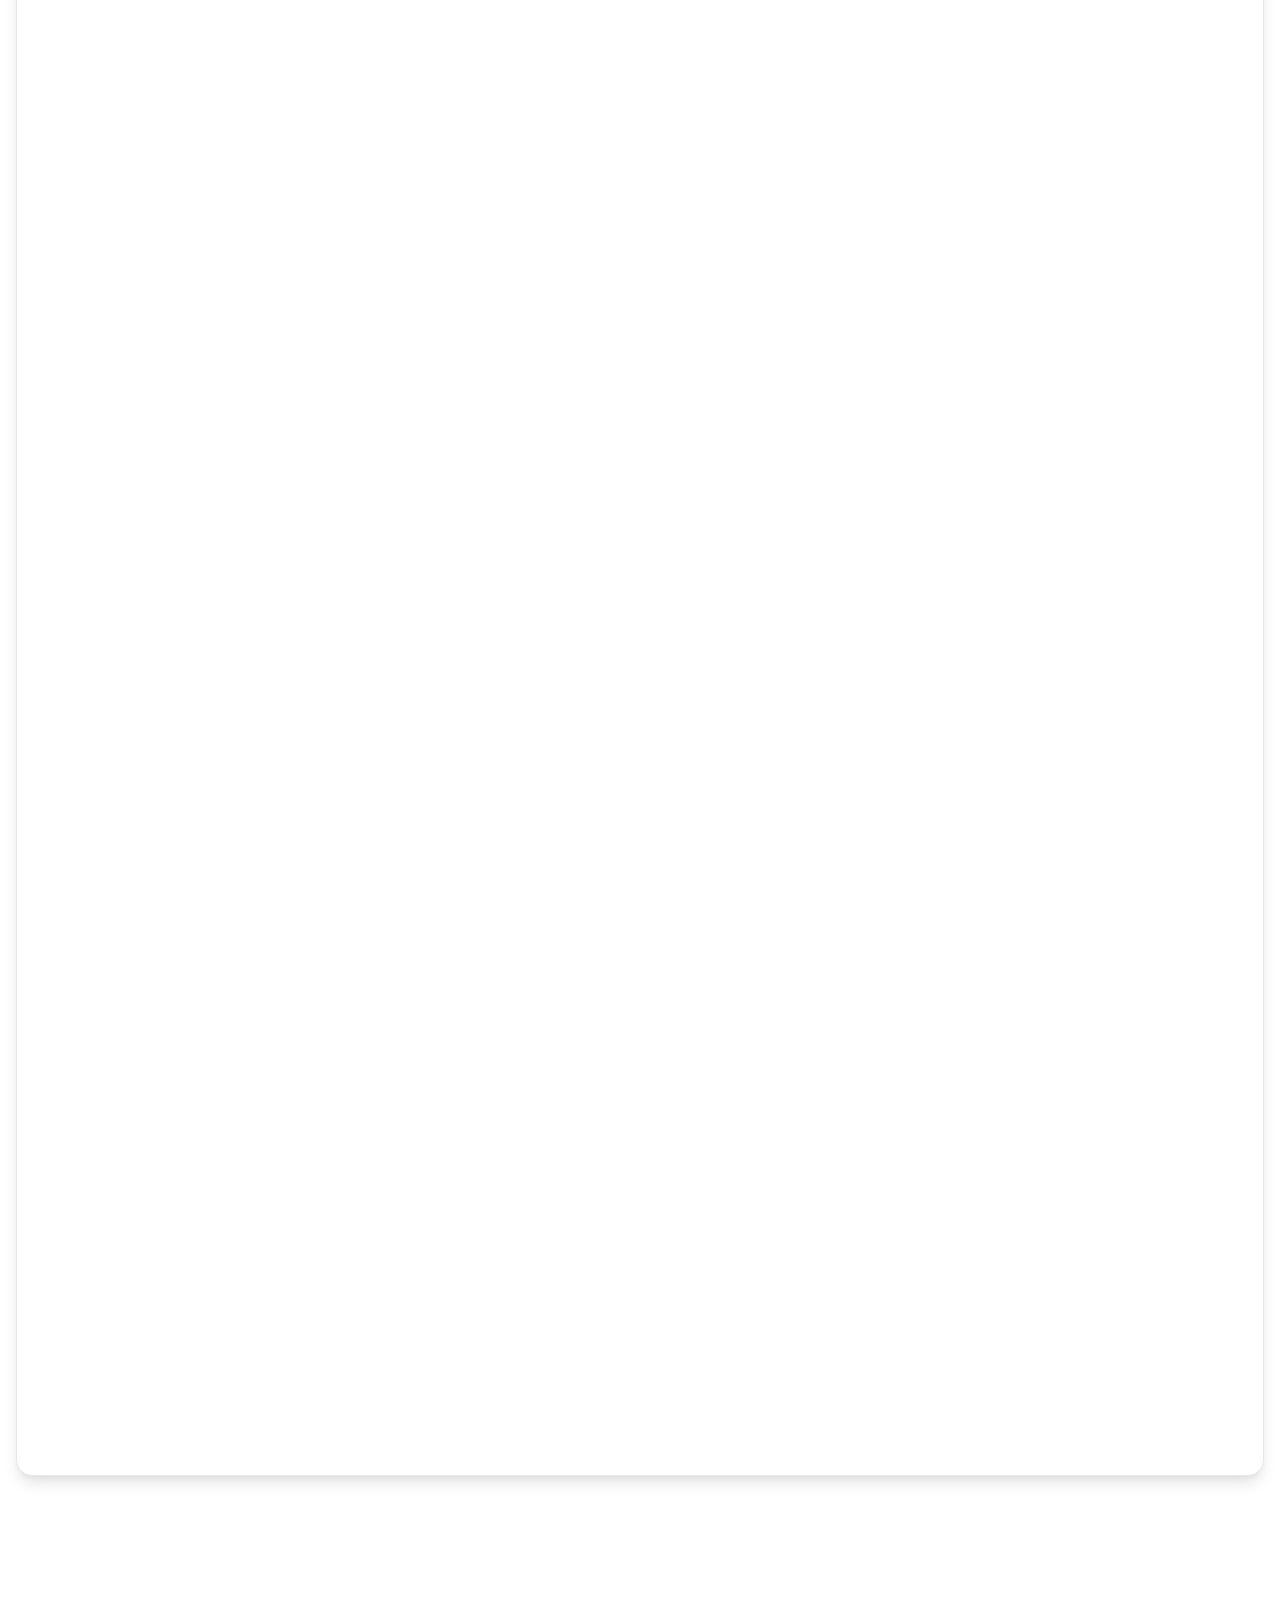
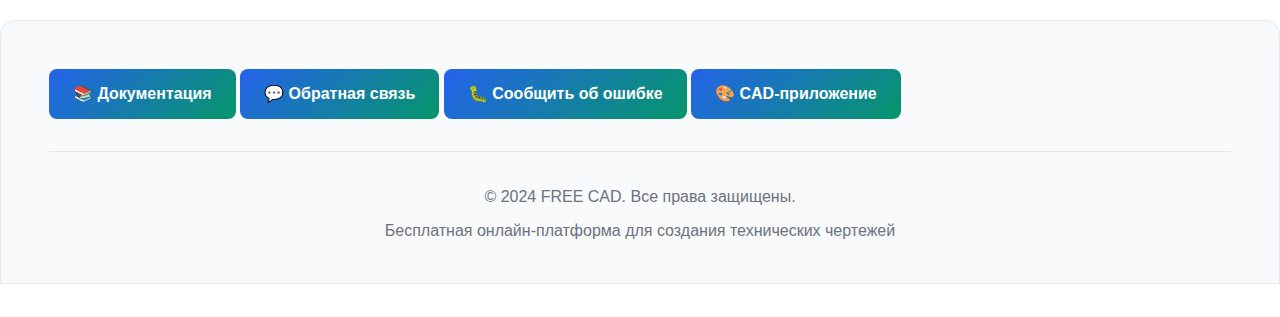
<file: documentation.html>
<!DOCTYPE html>
<html lang="ru">
<head>
    <meta charset="UTF-8">
    <meta name="viewport" content="width=device-width, initial-scale=1.0">
    <title>Документация - FREE CAD</title>
    <link rel="stylesheet" href="assets/css/styles.css">
    <script>
        // Предотвращение мигания темы при загрузке
        (function() {
            const savedTheme = localStorage.getItem('theme');
            const prefersDark = window.matchMedia('(prefers-color-scheme: dark)').matches;
            const theme = savedTheme || (prefersDark ? 'dark' : 'light');
            document.documentElement.setAttribute('data-theme', theme);
        })();
    </script>
    <script src="assets/js/script.js" defer></script>
    <script src="assets/js/documentation.js" defer></script>
</head>
<body>
    <header class="header">
        <div class="container">
            <div class="logo">
                <a href="index.html" style="display: flex; align-items: center; text-decoration: none; color: inherit;">
                    <h1>FREE CAD</h1>
                </a>
            </div>
            <div class="contact-info">
                <span class="phone">+7 (XXX) XXX-XX-XX</span>
                <span class="email">E-mail: info@freecad.com</span>
            </div>
        </div>
    </header>

    <nav class="navigation">
        <div class="container">
            <ul class="nav-menu">
                <li><a href="index.html">Главная</a></li>
                <li><a href="index.html#methods">Возможности</a></li>
                <li><a href="index.html#online">Платформа</a></li>
                <li><a href="index.html#programs">Сравнение</a></li>
                <li><a href="index.html#cad-app">CAD-приложение</a></li>
                <li><a href="index.html#features">Функции</a></li>
                <li><a href="index.html#support">Поддержка</a></li>
            </ul>
            <div class="nav-actions">
                <button class="theme-toggle" onclick="toggleTheme()">
                    <span class="theme-icon">🌙</span>
                </button>
                <button class="ask-question-btn" onclick="openContactForm()">ОБРАТНАЯ СВЯЗЬ</button>
            </div>
        </div>
    </nav>

    <main class="main-content">
        <div class="container">
            <section class="documentation-section">
                <h1>📚 Документация FREE CAD</h1>
                <p class="intro-text">
                    Полное руководство по использованию FREE CAD - бесплатной онлайн-платформы для создания технических чертежей.
                </p>

                <div class="docs-toc">
                    <h2>Содержание</h2>
                    <ul>
                        <li><a href="#getting-started">🚀 Начало работы</a></li>
                        <li><a href="#interface">🖥️ Интерфейс приложения</a></li>
                        <li><a href="#drawing-tools">🎨 Инструменты рисования</a></li>
                        <li><a href="#editing-tools">✏️ Инструменты редактирования</a></li>
                        <li><a href="#dimensions">📏 Размеры и аннотации</a></li>
                        <li><a href="#file-operations">💾 Работа с файлами</a></li>
                        <li><a href="#shortcuts">⌨️ Горячие клавиши</a></li>
                        <li><a href="#troubleshooting">🔧 Решение проблем</a></li>
                    </ul>
                </div>

                <section id="getting-started" class="docs-section">
                    <h2>🚀 Начало работы</h2>
                    
                    <h3>Системные требования</h3>
                    <div class="requirements">
                        <div class="requirement-item">
                            <strong>Браузер:</strong> Chrome 60+, Firefox 55+, Safari 12+, Edge 79+
                        </div>
                        <div class="requirement-item">
                            <strong>Разрешение экрана:</strong> Минимум 1024x768 пикселей
                        </div>
                        <div class="requirement-item">
                            <strong>JavaScript:</strong> Должен быть включен
                        </div>
                        <div class="requirement-item">
                            <strong>Интернет:</strong> Стабильное соединение для загрузки ресурсов
                        </div>
                    </div>

                    <h3>Первый запуск</h3>
                    <ol class="steps-list">
                        <li>Откройте <a href="cad.html">CAD-приложение</a> в браузере</li>
                        <li>Выберите формат листа (A4, A3, A2, A1)</li>
                        <li>Настройте ориентацию (горизонтальная/вертикальная)</li>
                        <li>Начните рисование с помощью инструментов</li>
                    </ol>

                    <div class="tip-box">
                        <strong>💡 Совет:</strong> Рекомендуется начать с формата A4 для изучения интерфейса.
                    </div>
                </section>

                <section id="interface" class="docs-section">
                    <h2>🖥️ Интерфейс приложения</h2>
                    
                    <h3>Основные элементы</h3>
                    <div class="interface-grid">
                        <div class="interface-item">
                            <h4>📋 Верхнее меню</h4>
                            <p>Содержит основные функции: Файл, Вид, Рисование, Редактор, Размеры, Вставка</p>
                        </div>
                        <div class="interface-item">
                            <h4>🔧 Панель инструментов</h4>
                            <p>Быстрый доступ к основным инструментам и операциям</p>
                        </div>
                        <div class="interface-item">
                            <h4>🎨 Рабочая область</h4>
                            <p>Основное пространство для создания чертежей с координатной сеткой</p>
                        </div>
                        <div class="interface-item">
                            <h4>⚙️ Панель свойств</h4>
                            <p>Настройка параметров выбранных объектов</p>
                        </div>
                    </div>

                    <h3>Навигация по чертежу</h3>
                    <ul class="feature-list">
                        <li><strong>Масштабирование:</strong> Ctrl + колесико мыши или кнопки +/-</li>
                        <li><strong>Панорамирование:</strong> Зажатие колесика мыши + перетаскивание</li>
                        <li><strong>Сброс масштаба:</strong> Кнопка "Сбросить масштаб"</li>
                        <li><strong>Привязка к сетке:</strong> Автоматическое выравнивание по координатам</li>
                    </ul>
                </section>

                <section id="drawing-tools" class="docs-section">
                    <h2>🎨 Инструменты рисования</h2>
                    
                    <h3>Основные инструменты</h3>
                    <div class="tools-grid">
                        <div class="tool-item">
                            <h4>📏 Линия</h4>
                            <p><strong>Использование:</strong> Кликните начальную точку, затем конечную</p>
                            <p><strong>Особенности:</strong> Поддержка привязки к сетке, точные координаты</p>
                        </div>
                        <div class="tool-item">
                            <h4>⬜ Прямоугольник</h4>
                            <p><strong>Использование:</strong> Кликните два противоположных угла</p>
                            <p><strong>Особенности:</strong> Автоматическое выравнивание по сетке</p>
                        </div>
                        <div class="tool-item">
                            <h4>⭕ Круг</h4>
                            <p><strong>Использование:</strong> Кликните центр, затем радиус</p>
                            <p><strong>Особенности:</strong> Точное задание радиуса через панель свойств</p>
                        </div>
                        <div class="tool-item">
                            <h4>⌒ Дуга</h4>
                            <p><strong>Использование:</strong> Три точки для определения дуги</p>
                            <p><strong>Особенности:</strong> Поддержка различных методов построения</p>
                        </div>
                        <div class="tool-item">
                            <h4>📐 Полилиния</h4>
                            <p><strong>Использование:</strong> Последовательные клики для создания ломаной линии</p>
                            <p><strong>Особенности:</strong> Двойной клик для завершения</p>
                        </div>
                        <div class="tool-item">
                            <h4>T Текст</h4>
                            <p><strong>Использование:</strong> Кликните место вставки, введите текст</p>
                            <p><strong>Особенности:</strong> Настройка шрифта и размера</p>
                        </div>
                    </div>
                </section>

                <section id="editing-tools" class="docs-section">
                    <h2>✏️ Инструменты редактирования</h2>
                    
                    <h3>Операции с объектами</h3>
                    <div class="editing-list">
                        <div class="editing-item">
                            <h4>↖️ Выделение</h4>
                            <p>Кликните на объект для выделения. Выделенный объект подсвечивается красным пунктиром.</p>
                        </div>
                        <div class="editing-item">
                            <h4>↔️ Перемещение</h4>
                            <p>Выделите объект и перетащите его в новое место. Размеры сохраняются.</p>
                        </div>
                        <div class="editing-item">
                            <h4>🔄 Поворот</h4>
                            <p>Выделите объект и используйте инструмент поворота для изменения ориентации.</p>
                        </div>
                        <div class="editing-item">
                            <h4>🪞 Зеркало</h4>
                            <p>Создание зеркальной копии объекта относительно выбранной оси.</p>
                        </div>
                        <div class="editing-item">
                            <h4>✂️ Обрезка</h4>
                            <p>Удаление части линии или объекта по границе другого объекта.</p>
                        </div>
                        <div class="editing-item">
                            <h4>➡️ Продление</h4>
                            <p>Удлинение линии до пересечения с другим объектом.</p>
                        </div>
                    </div>

                    <h3>Копирование и вставка</h3>
                    <ul class="steps-list">
                        <li>Выделите объект</li>
                        <li>Используйте Ctrl+C для копирования</li>
                        <li>Используйте Ctrl+V для вставки</li>
                        <li>Объект появится со смещением 20 пикселей</li>
                    </ul>
                </section>

                <section id="dimensions" class="docs-section">
                    <h2>📏 Размеры и аннотации</h2>
                    
                    <h3>Типы размеров</h3>
                    <div class="dimensions-grid">
                        <div class="dimension-item">
                            <h4>📐 Линейный размер</h4>
                            <p>Измерение расстояния между двумя точками</p>
                        </div>
                        <div class="dimension-item">
                            <h4>📐 Угловой размер</h4>
                            <p>Измерение угла между двумя линиями</p>
                        </div>
                        <div class="dimension-item">
                            <h4>📐 Радиальный размер</h4>
                            <p>Измерение радиуса окружности или дуги</p>
                        </div>
                        <div class="dimension-item">
                            <h4>📐 Диаметральный размер</h4>
                            <p>Измерение диаметра окружности</p>
                        </div>
                    </div>

                    <h3>Добавление размеров</h3>
                    <ol class="steps-list">
                        <li>Выберите инструмент размера</li>
                        <li>Кликните на объект или точки измерения</li>
                        <li>Укажите положение размерной линии</li>
                        <li>Размер автоматически рассчитается и отобразится</li>
                    </ol>
                </section>

                <section id="file-operations" class="docs-section">
                    <h2>💾 Работа с файлами</h2>
                    
                    <h3>Сохранение проектов</h3>
                    <div class="file-operations">
                        <div class="operation-item">
                            <h4>💾 Сохранить</h4>
                            <p>Сохраняет проект в формате JSON на локальный компьютер</p>
                        </div>
                        <div class="operation-item">
                            <h4>📂 Открыть</h4>
                            <p>Загружает ранее сохраненный проект</p>
                        </div>
                        <div class="operation-item">
                            <h4>📄 Новый файл</h4>
                            <p>Создает чистый чертежный лист</p>
                        </div>
                    </div>

                    <h3>Форматы экспорта</h3>
                    <ul class="feature-list">
                        <li><strong>JSON:</strong> Нативный формат FREE CAD для сохранения проектов</li>
                        <li><strong>PDF:</strong> Экспорт в PDF (планируется в следующих версиях)</li>
                        <li><strong>PNG:</strong> Экспорт изображения (планируется)</li>
                    </ul>

                    <div class="warning-box">
                        <strong>⚠️ Важно:</strong> Регулярно сохраняйте свою работу! Данные хранятся только в браузере.
                    </div>
                </section>

                <section id="shortcuts" class="docs-section">
                    <h2>⌨️ Горячие клавиши</h2>
                    
                    <div class="shortcuts-grid">
                        <div class="shortcut-category">
                            <h4>Основные операции</h4>
                            <div class="shortcut-item">
                                <span class="key">Ctrl + Z</span>
                                <span class="action">Отменить действие</span>
                            </div>
                            <div class="shortcut-item">
                                <span class="key">Ctrl + Y</span>
                                <span class="action">Повторить действие</span>
                            </div>
                            <div class="shortcut-item">
                                <span class="key">Delete</span>
                                <span class="action">Удалить выделенный объект</span>
                            </div>
                            <div class="shortcut-item">
                                <span class="key">Escape</span>
                                <span class="action">Отменить выделение</span>
                            </div>
                        </div>
                        
                        <div class="shortcut-category">
                            <h4>Навигация</h4>
                            <div class="shortcut-item">
                                <span class="key">Ctrl + колесико</span>
                                <span class="action">Масштабирование</span>
                            </div>
                            <div class="shortcut-item">
                                <span class="key">Колесико мыши</span>
                                <span class="action">Панорамирование</span>
                            </div>
                            <div class="shortcut-item">
                                <span class="key">Home</span>
                                <span class="action">Показать весь чертеж</span>
                            </div>
                        </div>
                        
                        <div class="shortcut-category">
                            <h4>Инструменты</h4>
                            <div class="shortcut-item">
                                <span class="key">L</span>
                                <span class="action">Инструмент "Линия"</span>
                            </div>
                            <div class="shortcut-item">
                                <span class="key">R</span>
                                <span class="action">Инструмент "Прямоугольник"</span>
                            </div>
                            <div class="shortcut-item">
                                <span class="key">C</span>
                                <span class="action">Инструмент "Круг"</span>
                            </div>
                            <div class="shortcut-item">
                                <span class="key">T</span>
                                <span class="action">Инструмент "Текст"</span>
                            </div>
                        </div>
                    </div>
                </section>

                <section id="troubleshooting" class="docs-section">
                    <h2>🔧 Решение проблем</h2>
                    
                    <h3>Часто встречающиеся проблемы</h3>
                    <div class="troubleshooting-list">
                        <div class="problem-item">
                            <h4>❌ Приложение не загружается</h4>
                            <p><strong>Решение:</strong> Проверьте подключение к интернету и включен ли JavaScript в браузере</p>
                        </div>
                        <div class="problem-item">
                            <h4>❌ Медленная работа</h4>
                            <p><strong>Решение:</strong> Закройте лишние вкладки браузера, обновите страницу</p>
                        </div>
                        <div class="problem-item">
                            <h4>❌ Не сохраняется файл</h4>
                            <p><strong>Решение:</strong> Проверьте настройки браузера для загрузки файлов</p>
                        </div>
                        <div class="problem-item">
                            <h4>❌ Не работает масштабирование</h4>
                            <p><strong>Решение:</strong> Убедитесь, что зажат Ctrl при прокрутке колесика мыши</p>
                        </div>
                    </div>

                    <h3>Получение помощи</h3>
                    <div class="help-options">
                        <div class="help-item">
                            <h4>📧 Email поддержка</h4>
                            <p>Напишите нам на <a href="mailto:support@freecad.com">support@freecad.com</a></p>
                        </div>
                        <div class="help-item">
                            <h4>🐛 Сообщить об ошибке</h4>
                            <p>Используйте <a href="bug-report.html">форму сообщения об ошибке</a></p>
                        </div>
                        <div class="help-item">
                            <h4>💬 Обратная связь</h4>
                            <p>Поделитесь предложениями через <a href="contact.html">форму обратной связи</a></p>
                        </div>
                    </div>
                </section>
            </section>
        </div>
    </main>

    <footer class="footer">
        <div class="container">
            <div class="footer-content">
                <div class="footer-links">
                    <a href="documentation.html">📚 Документация</a>
                    <a href="contact.html">💬 Обратная связь</a>
                    <a href="bug-report.html">🐛 Сообщить об ошибке</a>
                    <a href="cad.html">🎨 CAD-приложение</a>
                </div>
                <div class="back-to-top" id="backToTop">
                    <a href="#top">⬆️ Наверх</a>
                </div>
            </div>
            <div class="copyright">
                <p>&copy; 2024 FREE CAD. Все права защищены.</p>
                <p>Бесплатная онлайн-платформа для создания технических чертежей</p>
            </div>
        </div>
    </footer>

    <!-- Кнопка мобильного меню -->
    <button id="mobileMenuBtn" class="mobile-menu-btn" onclick="openMobileMenu()">
        <span></span>
        <span></span>
        <span></span>
    </button>

    <!-- Мобильное меню -->
    <div id="mobileMenu" class="mobile-menu">
        <div class="mobile-menu-header">
            <h3>Меню</h3>
            <span class="mobile-menu-close" onclick="closeMobileMenu()">&times;</span>
        </div>
        <ul class="mobile-nav-menu">
            <li><a href="index.html" onclick="closeMobileMenu()">Главная</a></li>
            <li><a href="index.html#methods" onclick="closeMobileMenu()">Возможности</a></li>
            <li><a href="index.html#online" onclick="closeMobileMenu()">Платформа</a></li>
            <li><a href="index.html#cad-app" onclick="closeMobileMenu()">CAD-приложение</a></li>
            <li><a href="index.html#features" onclick="closeMobileMenu()">Функции</a></li>
            <li><a href="index.html#support" onclick="closeMobileMenu()">Поддержка</a></li>
            <li><button class="ask-question-btn-mobile" onclick="window.location.href='contact.html'; closeMobileMenu();">ОБРАТНАЯ СВЯЗЬ</button></li>
        </ul>
    </div>

</body>
</html>
</file>
<file: assets/css/index.css>
/* Общие стили */
* {
    margin: 0;
    padding: 0;
    box-sizing: border-box;
}

/* Светлая тема (по умолчанию) */
:root {
    /* Основные цвета */
    --primary-color: #2563eb;
    --primary-dark: #1d4ed8;
    --primary-light: #3b82f6;
    --secondary-color: #059669;
    --secondary-dark: #047857;
    --accent-color: #dc2626;
    --accent-dark: #b91c1c;
    
    /* Нейтральные цвета */
    --gray-50: #f9fafb;
    --gray-100: #f3f4f6;
    --gray-200: #e5e7eb;
    --gray-300: #d1d5db;
    --gray-400: #9ca3af;
    --gray-500: #6b7280;
    --gray-600: #4b5563;
    --gray-700: #374151;
    --gray-800: #1f2937;
    --gray-900: #111827;
    
    /* Фоны (светлая тема) */
    --bg-primary: #ffffff;
    --bg-secondary: #f9fafb;
    --bg-tertiary: #f3f4f6;
    --bg-card: #ffffff;
    --bg-hover: #f3f4f6;
    
    /* Текст (светлая тема) */
    --text-primary: #111827;
    --text-secondary: #374151;
    --text-tertiary: #6b7280;
    --text-light: #9ca3af;
    --text-white: #ffffff;
    --text-muted: #6b7280;
    
    /* Границы */
    --border-color: #e5e7eb;
    --border-hover: #d1d5db;
    
    /* Тени */
    --shadow-sm: 0 1px 2px 0 rgba(0, 0, 0, 0.05);
    --shadow-md: 0 4px 6px -1px rgba(0, 0, 0, 0.1), 0 2px 4px -1px rgba(0, 0, 0, 0.06);
    --shadow-lg: 0 10px 15px -3px rgba(0, 0, 0, 0.1), 0 4px 6px -2px rgba(0, 0, 0, 0.05);
    --shadow-xl: 0 20px 25px -5px rgba(0, 0, 0, 0.1), 0 10px 10px -5px rgba(0, 0, 0, 0.04);
    
    /* Радиусы */
    --radius-sm: 0.25rem;
    --radius-md: 0.375rem;
    --radius-lg: 0.5rem;
    --radius-xl: 0.75rem;
    --radius-2xl: 1rem;
    
    /* Переходы */
    --transition-fast: 150ms ease-in-out;
    --transition-normal: 300ms ease-in-out;
    --transition-slow: 500ms ease-in-out;
    
    /* Размеры */
    --header-height: 80px;
    --nav-height: 60px;
    --container-max-width: 1280px;
}

/* Темная тема */
[data-theme="dark"] {
    /* Основные цвета (те же) */
    --primary-color: #3b82f6;
    --primary-dark: #2563eb;
    --primary-light: #60a5fa;
    --secondary-color: #10b981;
    --secondary-dark: #059669;
    --accent-color: #ef4444;
    --accent-dark: #dc2626;
    
    /* Фоны (темная тема) */
    --bg-primary: #111827;
    --bg-secondary: #1f2937;
    --bg-tertiary: #374151;
    --bg-card: #1f2937;
    --bg-hover: #374151;
    
    /* Текст (темная тема) */
    --text-primary: #f9fafb;
    --text-secondary: #e5e7eb;
    --text-tertiary: #d1d5db;
    --text-light: #9ca3af;
    --text-white: #111827;
    --text-muted: #6b7280;
    
    /* Границы */
    --border-color: #374151;
    --border-hover: #4b5563;
    
    /* Тени для темной темы */
    --shadow-sm: 0 1px 2px 0 rgba(0, 0, 0, 0.3);
    --shadow-md: 0 4px 6px -1px rgba(0, 0, 0, 0.4), 0 2px 4px -1px rgba(0, 0, 0, 0.3);
    --shadow-lg: 0 10px 15px -3px rgba(0, 0, 0, 0.4), 0 4px 6px -2px rgba(0, 0, 0, 0.3);
    --shadow-xl: 0 20px 25px -5px rgba(0, 0, 0, 0.4), 0 10px 10px -5px rgba(0, 0, 0, 0.3);
}

body {
    font-family: 'Inter', 'Segoe UI', 'Roboto', 'Helvetica Neue', Arial, sans-serif;
    line-height: 1.6;
    color: var(--text-primary);
    background: var(--bg-primary);
    font-size: 16px;
    font-weight: 400;
    transition: background-color var(--transition-normal), color var(--transition-normal);
}

.container {
    max-width: var(--container-max-width);
    margin: 0 auto;
    padding: 0 1rem;
}

/* Header */
.header {
    background: linear-gradient(135deg, var(--primary-color), var(--secondary-color));
    color: var(--text-white);
    padding: 1rem 0;
    box-shadow: var(--shadow-lg);
    position: sticky;
    top: 0;
    z-index: 1000;
}

.header .container {
    display: flex;
    justify-content: space-between;
    align-items: center;
}

.logo {
    display: flex;
    align-items: center;
    gap: 0.75rem;
}

.logo a {
    display: flex;
    align-items: center;
    text-decoration: none;
    color: inherit;
    transition: all var(--transition-normal);
}

.logo a:hover {
    transform: scale(1.05);
}

.logo h1 {
    font-size: 1.5rem;
    font-weight: 800;
    color: var(--text-white);
}

.contact-info {
    display: flex;
    gap: 1.5rem;
    font-size: 0.875rem;
    color: rgba(255, 255, 255, 0.9);
}

.contact-info span {
    display: flex;
    align-items: center;
    gap: 0.5rem;
}

/* Navigation */
.navigation {
    background: var(--bg-card);
    border-bottom: 1px solid var(--border-color);
    padding: 0.75rem 0;
    position: sticky;
    top: var(--header-height);
    z-index: 999;
    box-shadow: var(--shadow-sm);
}

.navigation .container {
    display: flex;
    justify-content: space-between;
    align-items: center;
}

.nav-menu {
    display: flex;
    list-style: none;
    gap: 2rem;
    margin: 0;
    padding: 0;
}

.nav-menu a {
    color: var(--text-primary);
    text-decoration: none;
    font-weight: 500;
    padding: 0.5rem 1rem;
    border-radius: var(--radius-md);
    transition: all var(--transition-normal);
}

.nav-menu a:hover {
    background: var(--bg-hover);
    color: var(--primary-color);
}

.nav-menu a.active {
    color: var(--primary-color);
    background: var(--bg-hover);
}

.nav-actions {
    display: flex;
    align-items: center;
    gap: 1rem;
}

.theme-toggle {
    background: none;
    border: 1px solid var(--border-color);
    border-radius: var(--radius-lg);
    padding: 0.5rem;
    cursor: pointer;
    transition: all var(--transition-normal);
    display: flex;
    align-items: center;
    justify-content: center;
    width: 40px;
    height: 40px;
}

.theme-toggle:hover {
    background: var(--bg-hover);
    border-color: var(--border-hover);
}

.theme-icon {
    font-size: 1.25rem;
}

.ask-question-btn {
    background: linear-gradient(135deg, var(--primary-color), var(--secondary-color));
    color: var(--text-white);
    border: none;
    padding: 0.75rem 1.5rem;
    border-radius: var(--radius-lg);
    font-weight: 600;
    cursor: pointer;
    transition: all var(--transition-normal);
    text-transform: uppercase;
    font-size: 0.875rem;
}

.ask-question-btn:hover {
    transform: translateY(-2px);
    box-shadow: var(--shadow-md);
}

/* Main Content */
.main-content {
    padding: 3rem 0;
}

/* Hero Section */
.hero-section {
    text-align: center;
    padding: 4rem 2rem;
    background: linear-gradient(135deg, var(--bg-primary), var(--bg-secondary));
    border-radius: var(--radius-2xl);
    margin-bottom: 4rem;
    box-shadow: var(--shadow-lg);
    border: 1px solid var(--border-color);
}

.hero-section h1 {
    font-size: clamp(2rem, 4vw, 3.5rem);
    font-weight: 800;
    margin-bottom: 1.5rem;
    color: var(--text-primary);
    line-height: 1.2;
}

.intro-text {
    font-size: 1.25rem;
    color: var(--text-secondary);
    margin-bottom: 1rem;
    line-height: 1.6;
}

.subtitle {
    font-size: 1.125rem;
    color: var(--text-tertiary);
    margin-bottom: 2rem;
}

.action-buttons {
    display: flex;
    gap: 1rem;
    justify-content: center;
    flex-wrap: wrap;
}

.btn-primary, .btn-secondary, .btn-highlight {
    padding: 1rem 2rem;
    border-radius: var(--radius-lg);
    font-weight: 600;
    cursor: pointer;
    transition: all var(--transition-normal);
    text-decoration: none;
    display: inline-flex;
    align-items: center;
    gap: 0.5rem;
    border: none;
    font-size: 1rem;
}

.btn-primary {
    background: var(--primary-color);
    color: var(--text-white);
}

.btn-primary:hover {
    background: var(--primary-dark);
    transform: translateY(-2px);
    box-shadow: var(--shadow-md);
}

.btn-secondary {
    background: var(--bg-secondary);
    color: var(--text-primary);
    border: 1px solid var(--border-color);
}

.btn-secondary:hover {
    background: var(--bg-hover);
    border-color: var(--border-hover);
    transform: translateY(-2px);
    box-shadow: var(--shadow-md);
}

.btn-highlight {
    background: linear-gradient(135deg, var(--secondary-color), var(--primary-color));
    color: var(--text-white);
    font-weight: 700;
    text-transform: uppercase;
}

.btn-highlight:hover {
    transform: translateY(-2px);
    box-shadow: var(--shadow-lg);
}

.btn-icon {
    font-size: 1.25rem;
}

/* Sections */
.methods-section, .online-section, .programs-section, .cad-app-section, .features-section, .support-section {
    background: var(--bg-card);
    padding: 3rem 2rem;
    border-radius: var(--radius-2xl);
    box-shadow: var(--shadow-lg);
    margin-bottom: 3rem;
    border: 1px solid var(--border-color);
}

.methods-section h2, .online-section h2, .programs-section h2, .cad-app-section h2, .features-section h2, .support-section h2 {
    color: var(--text-primary);
    font-size: 2.5rem;
    font-weight: 700;
    margin-bottom: 2rem;
    text-align: center;
}

.method-item {
    background: var(--bg-secondary);
    padding: 2rem;
    border-radius: var(--radius-xl);
    margin-bottom: 1.5rem;
    border-left: 4px solid var(--primary-color);
    transition: all var(--transition-normal);
}

.method-item:hover {
    transform: translateY(-4px);
    box-shadow: var(--shadow-md);
}

.method-item h3 {
    color: var(--text-primary);
    font-size: 1.5rem;
    font-weight: 600;
    margin-bottom: 1rem;
}

.method-item p {
    color: var(--text-secondary);
    line-height: 1.6;
}

.highlight-box {
    background: linear-gradient(135deg, var(--primary-color), var(--secondary-color));
    color: var(--text-white);
    padding: 2rem;
    border-radius: var(--radius-xl);
    text-align: center;
    margin-top: 2rem;
}

.highlight-box h3 {
    font-size: 1.5rem;
    font-weight: 700;
}

.quote {
    background: var(--bg-secondary);
    padding: 2rem;
    border-radius: var(--radius-xl);
    border-left: 4px solid var(--secondary-color);
    margin: 2rem 0;
    font-style: italic;
    color: var(--text-secondary);
    font-size: 1.125rem;
}

.programs-list, .online-programs-list {
    background: var(--bg-secondary);
    padding: 2rem;
    border-radius: var(--radius-xl);
    margin: 2rem 0;
    border-left: 4px solid var(--accent-color);
}

.programs-list li, .online-programs-list li {
    color: var(--text-primary);
    margin-bottom: 0.75rem;
    line-height: 1.6;
}

.programs-list li:last-child, .online-programs-list li:last-child {
    margin-bottom: 0;
}

/* Features Grid */
.features-grid {
    display: grid;
    grid-template-columns: repeat(auto-fit, minmax(300px, 1fr));
    gap: 2rem;
    margin-bottom: 3rem;
}

.feature-card {
    background: var(--bg-secondary);
    padding: 2rem;
    border-radius: var(--radius-xl);
    border-left: 4px solid var(--primary-color);
    transition: all var(--transition-normal);
}

.feature-card:hover {
    transform: translateY(-8px);
    box-shadow: var(--shadow-xl);
}

.feature-card h3 {
    color: var(--text-primary);
    font-size: 1.25rem;
    font-weight: 600;
    margin-bottom: 1rem;
}

.feature-card p {
    color: var(--text-secondary);
    line-height: 1.6;
}

.features-list {
    display: grid;
    grid-template-columns: repeat(auto-fit, minmax(300px, 1fr));
    gap: 2rem;
}

.feature-item {
    background: var(--bg-secondary);
    padding: 2rem;
    border-radius: var(--radius-xl);
    border-left: 4px solid var(--primary-color);
    transition: all var(--transition-normal);
    text-align: center;
}

.feature-item:hover {
    transform: translateY(-8px);
    box-shadow: var(--shadow-xl);
}

.feature-item h3 {
    color: var(--text-primary);
    font-size: 1.5rem;
    font-weight: 600;
    margin-bottom: 1rem;
}

.feature-item p {
    color: var(--text-secondary);
    line-height: 1.6;
}

/* Support Section */
.support-options {
    display: grid;
    grid-template-columns: repeat(auto-fit, minmax(300px, 1fr));
    gap: 2rem;
}

.support-card {
    background: var(--bg-secondary);
    padding: 2rem;
    border-radius: var(--radius-xl);
    border-left: 4px solid var(--secondary-color);
    transition: all var(--transition-normal);
    text-align: center;
}

.support-card:hover {
    transform: translateY(-8px);
    box-shadow: var(--shadow-xl);
}

.support-card h3 {
    color: var(--text-primary);
    font-size: 1.5rem;
    font-weight: 600;
    margin-bottom: 1rem;
}

.support-card p {
    color: var(--text-secondary);
    line-height: 1.6;
    margin-bottom: 1.5rem;
}

.support-card .btn-primary,
.support-card .btn-secondary {
    background: linear-gradient(135deg, var(--primary-color), var(--secondary-color));
    color: var(--text-white);
    padding: 0.75rem 1.5rem;
    border-radius: var(--radius-lg);
    font-weight: 600;
    text-decoration: none;
    display: inline-block;
    transition: all var(--transition-normal);
    border: none;
    cursor: pointer;
}

.support-card .btn-primary:hover,
.support-card .btn-secondary:hover {
    transform: translateY(-2px);
    box-shadow: var(--shadow-md);
}

/* Footer */
.footer {
    background: var(--bg-secondary);
    color: var(--text-primary);
    padding: 3rem 2rem 2rem;
    border-radius: var(--radius-2xl) var(--radius-2xl) 0 0;
    box-shadow: var(--shadow-lg);
    border: 1px solid var(--border-color);
    margin-top: 4rem;
}

.footer-content {
    display: flex;
    justify-content: space-between;
    align-items: center;
    margin-bottom: 2rem;
}

.footer-links {
    display: flex;
    gap: 2rem;
}

.footer-links a {
    color: var(--text-white);
    background: linear-gradient(135deg, var(--primary-color), var(--secondary-color));
    text-decoration: none;
    font-weight: 600;
    padding: 0.75rem 1.5rem;
    border-radius: var(--radius-lg);
    transition: all 0.3s cubic-bezier(0.4, 0, 0.2, 1);
    display: inline-block;
    cursor: pointer;
    position: relative;
    z-index: 1;
}

.footer-links a:hover {
    transform: translateY(-2px);
    box-shadow: var(--shadow-md);
    background: linear-gradient(135deg, var(--primary-dark), var(--secondary-dark));
}

.back-to-top {
    opacity: 0;
    visibility: hidden;
    transition: opacity var(--transition-normal), visibility var(--transition-normal);
}

.back-to-top a {
    background: var(--primary-color);
    color: var(--text-white);
    padding: 0.75rem 1.5rem;
    border-radius: var(--radius-lg);
    text-decoration: none;
    font-weight: 600;
    transition: all var(--transition-normal);
    cursor: pointer;
    position: relative;
    z-index: 1;
}

.back-to-top a:hover {
    background: var(--primary-dark);
    transform: translateY(-2px);
    box-shadow: var(--shadow-md);
}

.copyright {
    text-align: center;
    color: var(--text-muted);
    border-top: 1px solid var(--border-color);
    padding-top: 2rem;
}

.copyright p {
    margin-bottom: 0.5rem;
}

/* Модальные окна */
.modal {
    display: none;
    position: fixed;
    z-index: 2000;
    left: 0;
    top: 0;
    width: 100%;
    height: 100%;
    background-color: rgba(0, 0, 0, 0.5);
    backdrop-filter: blur(5px);
    animation: fadeIn 0.3s ease;
}

.modal.show {
    display: flex;
    align-items: center;
    justify-content: center;
}

.modal-content {
    background: var(--bg-card);
    border-radius: var(--radius-2xl);
    box-shadow: var(--shadow-xl);
    width: 90%;
    max-width: 500px;
    max-height: 90vh;
    overflow-y: auto;
    animation: slideIn 0.3s ease;
    border: 1px solid var(--border-color);
}

.modal-header {
    background: linear-gradient(135deg, var(--primary-color), var(--secondary-color));
    color: var(--text-white);
    padding: 1.5rem 2rem;
    border-radius: var(--radius-2xl) var(--radius-2xl) 0 0;
    display: flex;
    justify-content: space-between;
    align-items: center;
}

.modal-header h3 {
    font-size: 1.5rem;
    font-weight: 700;
    margin: 0;
}

.close {
    background: none;
    border: none;
    font-size: 2rem;
    color: var(--text-white);
    cursor: pointer;
    padding: 0;
    width: 30px;
    height: 30px;
    display: flex;
    align-items: center;
    justify-content: center;
    border-radius: 50%;
    transition: all var(--transition-normal);
}

.close:hover {
    background: rgba(255, 255, 255, 0.2);
    transform: scale(1.1);
}

.modal-body {
    padding: 2rem;
}

.modal-body .form-group {
    margin-bottom: 1.5rem;
}

.modal-body .form-group label {
    display: block;
    color: var(--text-primary);
    font-weight: 500;
    margin-bottom: 0.5rem;
}

.modal-body .form-group input,
.modal-body .form-group textarea,
.modal-body .form-group select {
    width: 100%;
    padding: 0.75rem;
    border: 1px solid var(--border-color);
    border-radius: var(--radius-md);
    background: var(--bg-primary);
    color: var(--text-primary);
    font-size: 1rem;
    transition: all var(--transition-normal);
}

.modal-body .form-group input:focus,
.modal-body .form-group textarea:focus,
.modal-body .form-group select:focus {
    outline: none;
    border-color: var(--primary-color);
    box-shadow: 0 0 0 3px rgba(37, 99, 235, 0.1);
}

.modal-body .form-group input::placeholder,
.modal-body .form-group textarea::placeholder {
    color: var(--text-muted);
}

.modal-body .form-actions {
    display: flex;
    gap: 1rem;
    justify-content: flex-end;
    margin-top: 2rem;
}

.modal-body .form-actions .btn-primary,
.modal-body .form-actions .btn-secondary {
    padding: 0.75rem 1.5rem;
    border-radius: var(--radius-lg);
    font-weight: 600;
    cursor: pointer;
    transition: all var(--transition-normal);
    text-decoration: none;
    display: inline-flex;
    align-items: center;
    gap: 0.5rem;
    border: none;
}

.modal-body .form-actions .btn-primary {
    background: var(--primary-color);
    color: var(--text-white);
}

.modal-body .form-actions .btn-primary:hover {
    background: var(--primary-dark);
    transform: translateY(-1px);
    box-shadow: var(--shadow-md);
}

.modal-body .form-actions .btn-secondary {
    background: var(--bg-secondary);
    color: var(--text-primary);
    border: 1px solid var(--border-color);
}

.modal-body .form-actions .btn-secondary:hover {
    background: var(--bg-hover);
    border-color: var(--border-hover);
    transform: translateY(-1px);
    box-shadow: var(--shadow-md);
}

/* Мобильное меню */
.mobile-menu {
    display: none;
    position: fixed;
    top: 0;
    right: 0;
    width: 300px;
    height: 100vh;
    background: var(--bg-card);
    box-shadow: var(--shadow-xl);
    z-index: 2000;
    transform: translateX(100%);
    transition: transform 0.3s cubic-bezier(0.4, 0, 0.2, 1);
}

.mobile-menu.active {
    transform: translateX(0);
}

.mobile-menu-header {
    background: linear-gradient(135deg, var(--primary-color), var(--secondary-color));
    color: var(--text-white);
    padding: 1.5rem;
    display: flex;
    justify-content: space-between;
    align-items: center;
}

.mobile-menu-header h3 {
    font-size: 1.25rem;
    font-weight: 700;
}

.mobile-menu-close {
    background: none;
    border: none;
    font-size: 1.5rem;
    color: var(--text-white);
    cursor: pointer;
    padding: 0.5rem;
    border-radius: 50%;
    transition: all var(--transition-normal);
}

.mobile-menu-close:hover {
    background: rgba(255, 255, 255, 0.2);
}

.mobile-nav-menu {
    list-style: none;
    padding: 2rem 1.5rem;
}

.mobile-nav-menu li {
    margin-bottom: 1rem;
}

.mobile-nav-menu a {
    color: var(--text-primary);
    text-decoration: none;
    font-weight: 500;
    padding: 0.75rem 1rem;
    border-radius: var(--radius-md);
    display: block;
    transition: all var(--transition-normal);
}

.mobile-nav-menu a:hover {
    background: var(--bg-hover);
    color: var(--primary-color);
}

.ask-question-btn-mobile {
    background: linear-gradient(135deg, var(--primary-color), var(--secondary-color));
    color: var(--text-white);
    border: none;
    padding: 0.75rem 1rem;
    border-radius: var(--radius-md);
    font-weight: 600;
    cursor: pointer;
    transition: all var(--transition-normal);
    text-transform: uppercase;
    font-size: 0.875rem;
    width: 100%;
}

.ask-question-btn-mobile:hover {
    transform: translateY(-1px);
    box-shadow: var(--shadow-md);
}

/* Mobile menu button */
.mobile-menu-btn {
    display: none;
    background: none;
    border: none;
    cursor: pointer;
    padding: 0.5rem;
    flex-direction: column;
    gap: 4px;
    transition: all 0.3s cubic-bezier(0.4, 0, 0.2, 1);
}

.mobile-menu-btn span {
    width: 25px;
    height: 3px;
    background: var(--text-primary);
    border-radius: 2px;
    transition: all 0.3s cubic-bezier(0.4, 0, 0.2, 1);
}

.mobile-menu-btn:hover span {
    background: var(--primary-color);
}

.mobile-menu-btn.active span:nth-child(1) {
    transform: rotate(45deg) translate(5px, 5px);
}

.mobile-menu-btn.active span:nth-child(2) {
    opacity: 0;
}

.mobile-menu-btn.active span:nth-child(3) {
    transform: rotate(-45deg) translate(7px, -6px);
}

/* Анимации */
@keyframes fadeIn {
    from {
        opacity: 0;
    }
    to {
        opacity: 1;
    }
}

@keyframes slideIn {
    from {
        opacity: 0;
        transform: translateY(-50px) scale(0.9);
    }
    to {
        opacity: 1;
        transform: translateY(0) scale(1);
    }
}

/* Темная тема для модального окна */
[data-theme="dark"] .modal {
    background-color: rgba(0, 0, 0, 0.7);
}

[data-theme="dark"] .modal-content {
    background: var(--bg-card);
    border-color: var(--border-color);
}

[data-theme="dark"] .modal-header {
    background: linear-gradient(135deg, var(--primary-color), var(--secondary-color));
}

[data-theme="dark"] .modal-body .form-group input,
[data-theme="dark"] .modal-body .form-group textarea,
[data-theme="dark"] .modal-body .form-group select {
    background: var(--bg-primary);
    color: var(--text-primary);
    border-color: var(--border-color);
}

[data-theme="dark"] .modal-body .form-group input:focus,
[data-theme="dark"] .modal-body .form-group textarea:focus,
[data-theme="dark"] .modal-body .form-group select:focus {
    border-color: var(--primary-color);
    box-shadow: 0 0 0 3px rgba(59, 130, 246, 0.1);
}

/* Адаптивность */
@media (max-width: 768px) {
    .container {
        padding: 0 0.75rem;
    }

    .header .container {
        flex-direction: column;
        gap: 1rem;
    }

    .contact-info {
        flex-direction: column;
        gap: 0.5rem;
        text-align: center;
    }

    .navigation .container {
        flex-direction: column;
        gap: 1rem;
    }

    .nav-menu {
        flex-direction: column;
        gap: 0.5rem;
        width: 100%;
    }

    .nav-menu a {
        text-align: center;
    }

    .nav-actions {
        justify-content: center;
    }

    .hero-section {
        padding: 2rem 1rem;
    }

    .hero-section h1 {
        font-size: 2rem;
    }

    .action-buttons {
        flex-direction: column;
        align-items: center;
    }

    .btn-primary, .btn-secondary, .btn-highlight {
        width: 100%;
        max-width: 300px;
        justify-content: center;
    }

    .methods-section, .online-section, .programs-section, .cad-app-section, .features-section, .support-section {
        padding: 2rem 1rem;
    }

    .features-grid, .features-list, .support-options {
        grid-template-columns: 1fr;
    }

    .footer-content {
        flex-direction: column;
        gap: 1rem;
        text-align: center;
    }

    .footer-links {
        flex-direction: column;
        gap: 1rem;
    }

    .modal-content {
        width: 95%;
        margin: 1rem;
    }

    .modal-header {
        padding: 1rem 1.5rem;
    }

    .modal-header h3 {
        font-size: 1.25rem;
    }

    .modal-body {
        padding: 1.5rem;
    }

    .modal-body .form-actions {
        flex-direction: column;
    }

    .modal-body .form-actions .btn-primary,
    .modal-body .form-actions .btn-secondary {
        width: 100%;
        justify-content: center;
    }

}

@media (max-width: 480px) {
    .mobile-menu-btn {
        display: flex !important;
    }

    .nav-menu {
        display: none !important;
    }

    .ask-question-btn {
        display: none !important;
    }
    .hero-section h1 {
        font-size: 1.75rem;
    }

    .intro-text {
        font-size: 1rem;
    }

    .subtitle {
        font-size: 0.875rem;
    }

    .methods-section h2, .online-section h2, .programs-section h2, .cad-app-section h2, .features-section h2, .support-section h2 {
        font-size: 2rem;
    }
}
</file>
<file: assets/css/styles.css>
/* Общие стили */
* {
    margin: 0;
    padding: 0;
    box-sizing: border-box;
}

/* Светлая тема (по умолчанию) */
:root {
    /* Основные цвета */
    --primary-color: #2563eb;
    --primary-dark: #1d4ed8;
    --primary-light: #3b82f6;
    --secondary-color: #059669;
    --secondary-dark: #047857;
    --accent-color: #dc2626;
    --accent-dark: #b91c1c;
    
    /* Нейтральные цвета */
    --gray-50: #f9fafb;
    --gray-100: #f3f4f6;
    --gray-200: #e5e7eb;
    --gray-300: #d1d5db;
    --gray-400: #9ca3af;
    --gray-500: #6b7280;
    --gray-600: #4b5563;
    --gray-700: #374151;
    --gray-800: #1f2937;
    --gray-900: #111827;
    
    /* Фоны (светлая тема) */
    --bg-primary: #ffffff;
    --bg-secondary: #f9fafb;
    --bg-tertiary: #f3f4f6;
    --bg-card: #ffffff;
    --bg-hover: #f3f4f6;
    
    /* Текст (светлая тема) */
    --text-primary: #111827;
    --text-secondary: #374151;
    --text-tertiary: #6b7280;
    --text-light: #9ca3af;
    --text-white: #ffffff;
    --text-muted: #6b7280;
    
    /* Границы */
    --border-color: #e5e7eb;
    --border-hover: #d1d5db;
    
    /* Тени */
    --shadow-sm: 0 1px 2px 0 rgba(0, 0, 0, 0.05);
    --shadow-md: 0 4px 6px -1px rgba(0, 0, 0, 0.1), 0 2px 4px -1px rgba(0, 0, 0, 0.06);
    --shadow-lg: 0 10px 15px -3px rgba(0, 0, 0, 0.1), 0 4px 6px -2px rgba(0, 0, 0, 0.05);
    --shadow-xl: 0 20px 25px -5px rgba(0, 0, 0, 0.1), 0 10px 10px -5px rgba(0, 0, 0, 0.04);
    
    /* Радиусы */
    --radius-sm: 0.25rem;
    --radius-md: 0.375rem;
    --radius-lg: 0.5rem;
    --radius-xl: 0.75rem;
    --radius-2xl: 1rem;
    
    /* Переходы */
    --transition-fast: 150ms ease-in-out;
    --transition-normal: 300ms ease-in-out;
    --transition-slow: 500ms ease-in-out;
    
    /* Размеры */
    --header-height: 80px;
    --nav-height: 60px;
    --container-max-width: 1280px;
}

/* Темная тема */
[data-theme="dark"] {
    /* Основные цвета (те же) */
    --primary-color: #3b82f6;
    --primary-dark: #2563eb;
    --primary-light: #60a5fa;
    --secondary-color: #10b981;
    --secondary-dark: #059669;
    --accent-color: #ef4444;
    --accent-dark: #dc2626;
    
    /* Фоны (темная тема) */
    --bg-primary: #111827;
    --bg-secondary: #1f2937;
    --bg-tertiary: #374151;
    --bg-card: #1f2937;
    --bg-hover: #374151;
    
    /* Текст (темная тема) */
    --text-primary: #f9fafb;
    --text-secondary: #e5e7eb;
    --text-tertiary: #d1d5db;
    --text-light: #9ca3af;
    --text-white: #111827;
    --text-muted: #6b7280;
    
    /* Границы */
    --border-color: #374151;
    --border-hover: #4b5563;
    
    /* Тени для темной темы */
    --shadow-sm: 0 1px 2px 0 rgba(0, 0, 0, 0.3);
    --shadow-md: 0 4px 6px -1px rgba(0, 0, 0, 0.4), 0 2px 4px -1px rgba(0, 0, 0, 0.3);
    --shadow-lg: 0 10px 15px -3px rgba(0, 0, 0, 0.4), 0 4px 6px -2px rgba(0, 0, 0, 0.3);
    --shadow-xl: 0 20px 25px -5px rgba(0, 0, 0, 0.4), 0 10px 10px -5px rgba(0, 0, 0, 0.3);
}

/* Основные стили */
body {
    font-family: 'Inter', 'Segoe UI', 'Roboto', 'Helvetica Neue', Arial, sans-serif;
    line-height: 1.6;
    color: var(--text-primary);
    background: var(--bg-primary);
    font-size: 16px;
    font-weight: 400;
}

/* Контейнер */
.container {
    max-width: var(--container-max-width);
    margin: 0 auto;
    padding: 0 1rem;
}

/* Заголовок */
.header {
    background: var(--bg-secondary);
    color: var(--text-primary);
    padding: 1rem 0;
    border-bottom: 1px solid var(--border-color);
}

.header .container {
    display: flex;
    justify-content: space-between;
    align-items: center;
}

.logo {
    display: flex;
    align-items: center;
    gap: 0.5rem;
}

.logo h1 {
    color: var(--text-primary);
    font-size: 1.5rem;
    font-weight: 700;
    margin: 0;
}

.logo h1 a {
    color: var(--text-primary);
    text-decoration: none;
}

.contact-info {
    display: flex;
    gap: 1rem;
    font-size: 0.875rem;
    color: var(--text-secondary);
}

/* Навигация */
.navigation {
    background: var(--bg-primary);
    border-bottom: 1px solid var(--border-color);
    padding: 0.75rem 0;
}

.navigation .container {
    display: flex;
    justify-content: space-between;
    align-items: center;
}

.nav-menu {
    display: flex;
    list-style: none;
    gap: 2rem;
}

.nav-menu a {
    color: var(--text-primary);
    text-decoration: none;
    font-weight: 500;
    padding: 0.5rem 1rem;
    border-radius: var(--radius-md);
    transition: all var(--transition-normal);
}

.nav-menu a:hover {
    color: var(--primary-color);
    background: var(--bg-hover);
}

.nav-menu a.active {
    color: var(--primary-color);
    background: var(--bg-hover);
    font-weight: 600;
}

.nav-actions {
    display: flex;
    align-items: center;
    gap: 1rem;
}

.theme-toggle {
    background: var(--bg-secondary);
    border: 1px solid var(--border-color);
    color: var(--text-primary);
    padding: 0.5rem;
    border-radius: var(--radius-md);
    cursor: pointer;
    transition: all var(--transition-normal);
}

.theme-toggle:hover {
    background: var(--bg-hover);
    border-color: var(--border-hover);
}

.ask-question-btn {
    background: var(--primary-color);
    color: var(--text-white);
    border: none;
    padding: 0.75rem 1.5rem;
    border-radius: var(--radius-lg);
    font-weight: 600;
    cursor: pointer;
    transition: all var(--transition-normal);
    text-decoration: none;
    display: inline-flex;
    align-items: center;
    gap: 0.5rem;
}

.ask-question-btn:hover {
    background: var(--primary-dark);
    transform: translateY(-1px);
    box-shadow: var(--shadow-md);
}

/* Основной контент */
.main-content {
    min-height: calc(100vh - var(--header-height) - var(--nav-height));
    padding: 2rem 0;
}

/* Hero секция */
.hero-section {
    background: linear-gradient(135deg, var(--primary-color) 0%, var(--secondary-color) 100%);
    color: var(--text-white);
    padding: 4rem 2rem;
    text-align: center;
    border-radius: var(--radius-2xl);
    margin-bottom: 3rem;
    box-shadow: var(--shadow-lg);
}

.hero-section h1 {
    font-size: clamp(2rem, 4vw, 3rem);
    margin-bottom: 1rem;
    font-weight: 800;
}

.hero-section p {
    font-size: 1.25rem;
    margin-bottom: 2rem;
    opacity: 0.9;
}

.hero-buttons {
    display: flex;
    gap: 1rem;
    justify-content: center;
    flex-wrap: wrap;
}

.btn-primary {
    background: var(--bg-primary);
    color: var(--text-primary);
    border: 2px solid var(--bg-primary);
    padding: 1rem 2rem;
    border-radius: var(--radius-xl);
    font-weight: 600;
    cursor: pointer;
    transition: all var(--transition-normal);
    text-decoration: none;
    display: inline-flex;
    align-items: center;
    gap: 0.5rem;
}

.btn-primary:hover {
    background: transparent;
    color: var(--text-white);
    transform: translateY(-2px);
    box-shadow: var(--shadow-lg);
}

.btn-secondary {
    background: transparent;
    color: var(--text-white);
    border: 2px solid var(--text-white);
    padding: 1rem 2rem;
    border-radius: var(--radius-xl);
    font-weight: 600;
    cursor: pointer;
    transition: all var(--transition-normal);
    text-decoration: none;
    display: inline-flex;
    align-items: center;
    gap: 0.5rem;
}

.btn-secondary:hover {
    background: var(--text-white);
    color: var(--text-primary);
    transform: translateY(-2px);
    box-shadow: var(--shadow-lg);
}

/* Секции */
.section {
    margin-bottom: 3rem;
}

.section h2 {
    color: var(--text-primary);
    font-size: 2rem;
    font-weight: 700;
    margin-bottom: 1.5rem;
    text-align: center;
}

.section p {
    color: var(--text-secondary);
    font-size: 1.125rem;
    text-align: center;
    margin-bottom: 2rem;
}

/* Методы */
.methods-section {
    background: var(--bg-card);
    padding: 3rem 2rem;
    border-radius: var(--radius-2xl);
    box-shadow: var(--shadow-lg);
    margin-bottom: 3rem;
    border: 1px solid var(--border-color);
}

.methods-section h2 {
    color: var(--text-primary);
    font-size: 2rem;
    font-weight: 700;
    margin-bottom: 2rem;
    text-align: center;
}

.methods-grid {
    display: grid;
    grid-template-columns: repeat(auto-fit, minmax(300px, 1fr));
    gap: 2rem;
}

.method-item {
    background: var(--bg-secondary);
    padding: 2rem;
    border-radius: var(--radius-xl);
    border-left: 4px solid var(--primary-color);
    transition: all var(--transition-normal);
}

.method-item:hover {
    transform: translateY(-4px);
    box-shadow: var(--shadow-md);
}

.method-item h3 {
    color: var(--text-primary);
    font-size: 1.25rem;
    font-weight: 600;
    margin-bottom: 1rem;
    display: flex;
    align-items: center;
    gap: 0.5rem;
}

.method-item p {
    color: var(--text-secondary);
    line-height: 1.6;
    text-align: left;
}

/* CAD приложение */
.cad-app-section {
    background: var(--bg-card);
    padding: 3rem 2rem;
    border-radius: var(--radius-2xl);
    box-shadow: var(--shadow-lg);
    margin-bottom: 3rem;
    border: 1px solid var(--border-color);
}

.cad-app-section h2 {
    color: var(--text-primary);
    font-size: 2rem;
    font-weight: 700;
    margin-bottom: 2rem;
    text-align: center;
}

.cad-app-content {
    display: grid;
    grid-template-columns: 1fr 1fr;
    gap: 3rem;
    align-items: center;
}

.cad-app-text h3 {
    color: var(--text-primary);
    font-size: 1.5rem;
    font-weight: 600;
    margin-bottom: 1rem;
}

.cad-app-text p {
    color: var(--text-secondary);
    line-height: 1.6;
    margin-bottom: 1.5rem;
    text-align: left;
}

.cad-app-buttons {
    display: flex;
    gap: 1rem;
    flex-wrap: wrap;
}

.cad-app-buttons .btn-primary {
    background: var(--primary-color);
    color: var(--text-white);
    border: 2px solid var(--primary-color);
}

.cad-app-buttons .btn-primary:hover {
    background: var(--primary-dark);
    border-color: var(--primary-dark);
    color: var(--text-white);
}

.cad-app-buttons .btn-secondary {
    background: var(--secondary-color);
    color: var(--text-white);
    border: 2px solid var(--secondary-color);
}

.cad-app-buttons .btn-secondary:hover {
    background: var(--secondary-dark);
    border-color: var(--secondary-dark);
    color: var(--text-white);
}

/* Функции */
.features-section {
    background: var(--bg-card);
    padding: 3rem 2rem;
    border-radius: var(--radius-2xl);
    box-shadow: var(--shadow-lg);
    margin-bottom: 3rem;
    border: 1px solid var(--border-color);
}

.features-section h2 {
    color: var(--text-primary);
    font-size: 2rem;
    font-weight: 700;
    margin-bottom: 2rem;
    text-align: center;
}

.features-grid {
    display: grid;
    grid-template-columns: repeat(auto-fit, minmax(250px, 1fr));
    gap: 2rem;
}

.feature-item {
    background: var(--bg-secondary);
    padding: 2rem;
    border-radius: var(--radius-xl);
    border-left: 4px solid var(--secondary-color);
    transition: all var(--transition-normal);
    text-align: center;
}

.feature-item:hover {
    transform: translateY(-4px);
    box-shadow: var(--shadow-md);
}

.feature-item h3 {
    color: var(--text-primary);
    font-size: 1.25rem;
    font-weight: 600;
    margin-bottom: 1rem;
    display: flex;
    align-items: center;
    justify-content: center;
    gap: 0.5rem;
}

.feature-item p {
    color: var(--text-secondary);
    line-height: 1.6;
}

/* Поддержка */
.support-section {
    background: var(--bg-card);
    padding: 3rem 2rem;
    border-radius: var(--radius-2xl);
    box-shadow: var(--shadow-lg);
    margin-bottom: 3rem;
    border: 1px solid var(--border-color);
}

.support-section h2 {
    color: var(--text-primary);
    font-size: 2rem;
    font-weight: 700;
    margin-bottom: 2rem;
    text-align: center;
}

.support-grid {
    display: grid;
    grid-template-columns: repeat(auto-fit, minmax(300px, 1fr));
    gap: 2rem;
}

.support-card {
    background: var(--bg-secondary);
    padding: 2rem;
    border-radius: var(--radius-xl);
    border-left: 4px solid var(--accent-color);
    transition: all var(--transition-normal);
}

.support-card:hover {
    transform: translateY(-4px);
    box-shadow: var(--shadow-md);
}

.support-card h3 {
    color: var(--text-primary);
    font-size: 1.25rem;
    font-weight: 600;
    margin-bottom: 1rem;
    display: flex;
    align-items: center;
    gap: 0.5rem;
}

.support-card p {
    color: var(--text-secondary);
    line-height: 1.6;
    margin-bottom: 1.5rem;
}

.support-card .btn-primary {
    background: var(--primary-color);
    color: var(--text-white);
    border: 2px solid var(--primary-color);
    padding: 0.75rem 1.5rem;
    border-radius: var(--radius-lg);
    font-weight: 600;
    cursor: pointer;
    transition: all var(--transition-normal);
    text-decoration: none;
    display: inline-flex;
    align-items: center;
    gap: 0.5rem;
}

.support-card .btn-primary:hover {
    background: var(--primary-dark);
    border-color: var(--primary-dark);
    color: var(--text-white);
    transform: translateY(-2px);
    box-shadow: var(--shadow-md);
}

.support-card .btn-secondary {
    background: var(--secondary-color);
    color: var(--text-white);
    border: 2px solid var(--secondary-color);
    padding: 0.75rem 1.5rem;
    border-radius: var(--radius-lg);
    font-weight: 600;
    cursor: pointer;
    transition: all var(--transition-normal);
    text-decoration: none;
    display: inline-flex;
    align-items: center;
    gap: 0.5rem;
}

.support-card .btn-secondary:hover {
    background: var(--secondary-dark);
    border-color: var(--secondary-dark);
    color: var(--text-white);
    transform: translateY(-2px);
    box-shadow: var(--shadow-md);
}

/* Формы */
.form-group {
    margin-bottom: 1.5rem;
}

.form-group label {
    display: block;
    color: var(--text-primary);
    font-weight: 500;
    margin-bottom: 0.5rem;
}

.form-group input,
.form-group textarea,
.form-group select {
    width: 100%;
    padding: 0.75rem;
    border: 1px solid var(--border-color);
    border-radius: var(--radius-md);
    background: var(--bg-primary);
    color: var(--text-primary);
    font-size: 1rem;
    transition: all var(--transition-normal);
}

.form-group input:focus,
.form-group textarea:focus,
.form-group select:focus {
    outline: none;
    border-color: var(--primary-color);
    box-shadow: 0 0 0 3px rgba(37, 99, 235, 0.1);
}

.btn-submit {
    background: var(--primary-color);
    color: var(--text-white);
    border: none;
    padding: 0.75rem 2rem;
    border-radius: var(--radius-lg);
    font-weight: 600;
    cursor: pointer;
    transition: all var(--transition-normal);
    width: 100%;
}

.btn-submit:hover {
    background: var(--primary-dark);
    transform: translateY(-1px);
    box-shadow: var(--shadow-md);
}

/* Мобильное меню */
.mobile-menu-btn {
    display: none;
    background: none;
    border: none;
    cursor: pointer;
    padding: 0.5rem;
    flex-direction: column;
    gap: 0.25rem;
}

.mobile-menu-btn span {
    width: 25px;
    height: 3px;
    background: var(--text-primary);
    border-radius: 2px;
    transition: all var(--transition-normal);
}

.mobile-menu {
    position: fixed;
    top: 0;
    right: -300px;
    width: 300px;
    height: 100vh;
    background: var(--bg-primary);
    border-left: 1px solid var(--border-color);
    z-index: 1000;
    transition: right var(--transition-normal);
    overflow-y: auto;
}

.mobile-menu.open {
    right: 0;
}

.mobile-menu-header {
    display: flex;
    justify-content: space-between;
    align-items: center;
    padding: 1rem;
    border-bottom: 1px solid var(--border-color);
}

.mobile-menu-header h3 {
    color: var(--text-primary);
    font-size: 1.25rem;
    font-weight: 600;
}

.mobile-menu-close {
    background: none;
    border: none;
    font-size: 1.5rem;
    color: var(--text-primary);
    cursor: pointer;
    padding: 0.25rem;
}

.mobile-nav-menu {
    list-style: none;
    padding: 1rem 0;
}

.mobile-nav-menu li {
    margin-bottom: 0.5rem;
}

.mobile-nav-menu a {
    display: block;
    color: var(--text-primary);
    text-decoration: none;
    padding: 1rem;
    transition: all var(--transition-normal);
    border-bottom: 1px solid var(--border-color);
}

.mobile-nav-menu a:hover {
    background: var(--bg-hover);
    color: var(--primary-color);
}

.ask-question-btn-mobile {
    width: calc(100% - 2rem);
    margin: 1rem;
    background: var(--primary-color);
    color: var(--text-white);
    border: none;
    padding: 1rem;
    border-radius: var(--radius-lg);
    font-weight: 600;
    cursor: pointer;
    transition: all var(--transition-normal);
}

.ask-question-btn-mobile:hover {
    background: var(--primary-dark);
}

/* Футер */
.footer {
    background: var(--bg-secondary);
    color: var(--text-primary);
    padding: 2rem 0 1rem;
    border-top: 1px solid var(--border-color);
    margin-top: 3rem;
}

.footer-content {
    display: grid;
    grid-template-columns: repeat(auto-fit, minmax(250px, 1fr));
    gap: 2rem;
    margin-bottom: 2rem;
}

.footer-section h3 {
    color: var(--text-primary);
    font-size: 1.125rem;
    font-weight: 600;
    margin-bottom: 1rem;
}

.footer-links {
    list-style: none;
}

.footer-links li {
    margin-bottom: 0.5rem;
}

.footer-links a {
    color: var(--text-white);
    background: linear-gradient(135deg, var(--primary-color), var(--secondary-color));
    text-decoration: none;
    font-weight: 600;
    padding: 0.75rem 1.5rem;
    border-radius: var(--radius-lg);
    transition: all 0.3s cubic-bezier(0.4, 0, 0.2, 1);
    display: inline-block;
    cursor: pointer;
    position: relative;
    z-index: 1;
}

.footer-links a:hover {
    transform: translateY(-2px);
    box-shadow: var(--shadow-md);
    background: linear-gradient(135deg, var(--primary-dark), var(--secondary-dark));
}

.footer-bottom {
    text-align: center;
    padding-top: 1rem;
    border-top: 1px solid var(--border-color);
    color: var(--text-muted);
    font-size: 0.875rem;
}

/* Copyright */
.copyright {
    text-align: center;
    color: var(--text-muted);
    border-top: 1px solid var(--border-color);
    padding-top: 2rem;
}

.copyright p {
    margin-bottom: 0.5rem;
}

/* Back to top */
.back-to-top {
    position: fixed;
    bottom: 2rem;
    right: 2rem;
    z-index: 100;
}

.back-to-top a {
    background: var(--primary-color);
    color: var(--text-white);
    text-decoration: none;
    padding: 0.75rem;
    border-radius: 50%;
    box-shadow: var(--shadow-lg);
    transition: all var(--transition-normal);
    display: flex;
    align-items: center;
    justify-content: center;
    width: 50px;
    height: 50px;
}

.back-to-top a:hover {
    background: var(--primary-dark);
    transform: translateY(-2px);
    box-shadow: var(--shadow-xl);
}

/* Дополнительные стили для элементов */
.intro-text {
    font-size: 1.25rem;
    color: var(--text-white);
    margin-bottom: 1rem;
    opacity: 0.9;
}

.subtitle {
    font-size: 1.125rem;
    color: var(--text-white);
    margin-bottom: 2rem;
    opacity: 0.8;
}

.action-buttons {
    display: flex;
    gap: 1rem;
    justify-content: center;
    flex-wrap: wrap;
}

.btn-icon {
    font-size: 1.125rem;
}

.btn-highlight {
    background: var(--secondary-color);
    color: var(--text-white);
    border: 2px solid var(--secondary-color);
    padding: 1rem 2rem;
    border-radius: var(--radius-xl);
    font-weight: 600;
    cursor: pointer;
    transition: all var(--transition-normal);
    text-decoration: none;
    display: inline-flex;
        align-items: center;
    gap: 0.5rem;
}

.btn-highlight:hover {
    background: var(--secondary-dark);
    border-color: var(--secondary-dark);
    transform: translateY(-2px);
    box-shadow: var(--shadow-lg);
}

.highlight-box {
    background: linear-gradient(135deg, var(--primary-color), var(--secondary-color));
    color: var(--text-white);
    padding: 2rem;
    border-radius: var(--radius-xl);
        text-align: center;
    margin-top: 2rem;
    box-shadow: var(--shadow-lg);
}

.highlight-box h3 {
    font-size: 1.5rem;
    font-weight: 700;
    margin: 0;
}

.quote {
    font-style: italic;
    font-size: 1.125rem;
    color: var(--text-secondary);
    margin: 2rem 0;
    padding: 1.5rem;
    background: var(--bg-secondary);
    border-radius: var(--radius-lg);
    border-left: 4px solid var(--primary-color);
}

.programs-list {
    background: var(--bg-secondary);
    padding: 1.5rem;
    border-radius: var(--radius-lg);
    margin: 1.5rem 0;
    border-left: 4px solid var(--secondary-color);
}

.programs-list li {
    color: var(--text-primary);
    margin-bottom: 0.5rem;
    padding-left: 0.5rem;
}

.online-programs-list {
    background: var(--bg-secondary);
    padding: 1.5rem;
    border-radius: var(--radius-lg);
    margin: 1.5rem 0;
    border-left: 4px solid var(--accent-color);
}

.online-programs-list li {
    color: var(--secondary-color);
    font-weight: 500;
    margin-bottom: 0.5rem;
    padding-left: 0.5rem;
}

.cad-app-section {
    background: var(--bg-card);
    padding: 3rem 2rem;
    border-radius: var(--radius-2xl);
    box-shadow: var(--shadow-lg);
    margin-bottom: 3rem;
    border: 1px solid var(--border-color);
}

.cad-app-section h2 {
    color: var(--text-primary);
        font-size: 2rem;
    font-weight: 700;
    margin-bottom: 2rem;
    text-align: center;
}

.cad-app-content {
    display: grid;
    grid-template-columns: 1fr 1fr;
    gap: 3rem;
        align-items: center;
    }
    
.cad-app-text h3 {
    color: var(--text-primary);
    font-size: 1.5rem;
    font-weight: 600;
    margin-bottom: 1rem;
}

.cad-app-text p {
    color: var(--text-secondary);
    line-height: 1.6;
    margin-bottom: 1.5rem;
    text-align: left;
}

.cad-app-buttons {
    display: flex;
    gap: 1rem;
    flex-wrap: wrap;
}

.cad-app-buttons .btn-primary {
    background: var(--primary-color);
    color: var(--text-white);
    border: 2px solid var(--primary-color);
}

.cad-app-buttons .btn-primary:hover {
    background: var(--primary-dark);
    border-color: var(--primary-dark);
    color: var(--text-white);
}

.cad-app-buttons .btn-secondary {
    background: var(--secondary-color);
    color: var(--text-white);
    border: 2px solid var(--secondary-color);
}

.cad-app-buttons .btn-secondary:hover {
    background: var(--secondary-dark);
    border-color: var(--secondary-dark);
    color: var(--text-white);
}

.features-section {
    background: var(--bg-card);
    padding: 3rem 2rem;
    border-radius: var(--radius-2xl);
    box-shadow: var(--shadow-lg);
    margin-bottom: 3rem;
    border: 1px solid var(--border-color);
}

.features-section h2 {
    color: var(--text-primary);
    font-size: 2rem;
    font-weight: 700;
    margin-bottom: 2rem;
        text-align: center;
    }
    
.features-grid {
    display: grid;
    grid-template-columns: repeat(auto-fit, minmax(250px, 1fr));
    gap: 2rem;
}

.feature-item {
    background: var(--bg-secondary);
    padding: 2rem;
    border-radius: var(--radius-xl);
    border-left: 4px solid var(--secondary-color);
    transition: all var(--transition-normal);
    text-align: center;
}

.feature-item:hover {
    transform: translateY(-4px);
    box-shadow: var(--shadow-md);
}

.feature-item h3 {
    color: var(--text-primary);
    font-size: 1.25rem;
    font-weight: 600;
    margin-bottom: 1rem;
    display: flex;
    align-items: center;
        justify-content: center;
    gap: 0.5rem;
}

.feature-item p {
    color: var(--text-secondary);
    line-height: 1.6;
}

.support-section {
    background: var(--bg-card);
    padding: 3rem 2rem;
    border-radius: var(--radius-2xl);
    box-shadow: var(--shadow-lg);
    margin-bottom: 3rem;
    border: 1px solid var(--border-color);
}

.support-section h2 {
    color: var(--text-primary);
        font-size: 2rem;
    font-weight: 700;
    margin-bottom: 2rem;
    text-align: center;
}

.support-grid {
    display: grid;
    grid-template-columns: repeat(auto-fit, minmax(300px, 1fr));
    gap: 2rem;
}

.support-card {
    background: var(--bg-secondary);
    padding: 2rem;
    border-radius: var(--radius-xl);
    border-left: 4px solid var(--accent-color);
    transition: all var(--transition-normal);
}

.support-card:hover {
    transform: translateY(-4px);
    box-shadow: var(--shadow-md);
}

.support-card h3 {
    color: var(--text-primary);
    font-size: 1.25rem;
    font-weight: 600;
    margin-bottom: 1rem;
    display: flex;
        align-items: center;
    gap: 0.5rem;
}

.support-card p {
    color: var(--text-secondary);
    line-height: 1.6;
    margin-bottom: 1.5rem;
}

.support-card .btn-primary {
    background: var(--primary-color);
    color: var(--text-white);
    border: 2px solid var(--primary-color);
    padding: 0.75rem 1.5rem;
    border-radius: var(--radius-lg);
    font-weight: 600;
    cursor: pointer;
    transition: all var(--transition-normal);
    text-decoration: none;
    display: inline-flex;
    align-items: center;
    gap: 0.5rem;
}

.support-card .btn-primary:hover {
    background: var(--primary-dark);
    border-color: var(--primary-dark);
    color: var(--text-white);
    transform: translateY(-2px);
    box-shadow: var(--shadow-md);
}

.support-card .btn-secondary {
    background: var(--secondary-color);
    color: var(--text-white);
    border: 2px solid var(--secondary-color);
    padding: 0.75rem 1.5rem;
    border-radius: var(--radius-lg);
    font-weight: 600;
    cursor: pointer;
    transition: all var(--transition-normal);
    text-decoration: none;
    display: inline-flex;
    align-items: center;
    gap: 0.5rem;
}

.support-card .btn-secondary:hover {
    background: var(--secondary-dark);
    border-color: var(--secondary-dark);
    color: var(--text-white);
    transform: translateY(-2px);
    box-shadow: var(--shadow-md);
}

/* Стили для страниц */
.contact-section,
.documentation-section,
.bug-report-section {
    background: var(--bg-card);
    padding: 3rem 2rem;
    border-radius: var(--radius-2xl);
    box-shadow: var(--shadow-lg);
    margin-bottom: 3rem;
    border: 1px solid var(--border-color);
}

.contact-section h1,
.documentation-section h1,
.bug-report-section h1 {
    color: var(--text-primary);
    font-size: 2.5rem;
    font-weight: 700;
    margin-bottom: 1rem;
    text-align: center;
    }
    
    .intro-text {
    font-size: 1.125rem;
    color: var(--text-secondary);
    text-align: center;
    margin-bottom: 2rem;
    line-height: 1.6;
}

/* Сетки */
.contact-grid,
.faq-grid,
.bug-grid {
    display: grid;
    grid-template-columns: repeat(auto-fit, minmax(300px, 1fr));
    gap: 2rem;
    margin-bottom: 3rem;
}

/* Карточки */
.contact-info-card,
.contact-form-card,
.faq-item,
.bug-item {
    background: var(--bg-secondary);
    padding: 2rem;
    border-radius: var(--radius-xl);
    border-left: 4px solid var(--primary-color);
    transition: all var(--transition-normal);
}

.contact-info-card:hover,
.contact-form-card:hover,
.faq-item:hover,
.bug-item:hover {
    transform: translateY(-4px);
    box-shadow: var(--shadow-md);
}

.contact-info-card h2,
.contact-form-card h2 {
    color: var(--text-primary);
    font-size: 1.5rem;
    font-weight: 600;
    margin-bottom: 1.5rem;
}

/* Методы связи */
.contact-methods {
    display: flex;
        flex-direction: column;
    gap: 1.5rem;
}

.contact-method {
    background: var(--bg-primary);
    padding: 1.5rem;
    border-radius: var(--radius-lg);
    border-left: 4px solid var(--secondary-color);
}

.contact-method h3 {
    color: var(--text-primary);
    font-size: 1.125rem;
    font-weight: 600;
    margin-bottom: 0.75rem;
}

.contact-method p {
    color: var(--text-secondary);
    margin-bottom: 0.5rem;
    line-height: 1.5;
}

.contact-method a {
    color: var(--primary-color);
    text-decoration: none;
    font-weight: 500;
}

.contact-method a:hover {
    text-decoration: underline;
}

/* Формы */
.contact-form {
    display: flex;
    flex-direction: column;
    gap: 1.5rem;
}

.form-group {
    margin-bottom: 1.5rem;
}

.form-group label {
    display: block;
    color: var(--text-primary);
    font-weight: 500;
    margin-bottom: 0.5rem;
}

.form-group input,
.form-group textarea,
.form-group select {
    width: 100%;
    padding: 0.75rem;
    border: 1px solid var(--border-color);
    border-radius: var(--radius-md);
    background: var(--bg-primary);
    color: var(--text-primary);
    font-size: 1rem;
    transition: all var(--transition-normal);
}

.form-group input:focus,
.form-group textarea:focus,
.form-group select:focus {
    outline: none;
    border-color: var(--primary-color);
    box-shadow: 0 0 0 3px rgba(37, 99, 235, 0.1);
}

.form-group input::placeholder,
.form-group textarea::placeholder {
    color: var(--text-muted);
}

/* Чекбоксы */
.checkbox-label {
    display: flex;
    align-items: flex-start;
    gap: 0.75rem;
    cursor: pointer;
    font-size: 0.875rem;
    line-height: 1.5;
}

.checkbox-label input[type="checkbox"] {
    width: auto;
    margin: 0;
}

.checkmark {
    width: 18px;
    height: 18px;
    border: 2px solid var(--border-color);
    border-radius: var(--radius-sm);
    background: var(--bg-primary);
    position: relative;
    flex-shrink: 0;
    margin-top: 2px;
}

.checkbox-label input[type="checkbox"]:checked + .checkmark {
    background: var(--primary-color);
    border-color: var(--primary-color);
}

.checkbox-label input[type="checkbox"]:checked + .checkmark::after {
    content: '✓';
    position: absolute;
    top: 50%;
    left: 50%;
    transform: translate(-50%, -50%);
    color: var(--text-white);
    font-size: 12px;
    font-weight: bold;
}

/* Действия формы */
.form-actions {
    display: flex;
    gap: 1rem;
    justify-content: flex-end;
    margin-top: 2rem;
}

.form-actions .btn-primary,
.form-actions .btn-secondary {
    padding: 0.75rem 1.5rem;
    border-radius: var(--radius-lg);
    font-weight: 600;
    cursor: pointer;
    transition: all var(--transition-normal);
    text-decoration: none;
    display: inline-flex;
    align-items: center;
    gap: 0.5rem;
    border: none;
}

.form-actions .btn-primary {
    background: var(--primary-color);
    color: var(--text-white);
}

.form-actions .btn-primary:hover {
    background: var(--primary-dark);
    transform: translateY(-1px);
    box-shadow: var(--shadow-md);
}

.form-actions .btn-secondary {
    background: var(--bg-secondary);
    color: var(--text-primary);
    border: 1px solid var(--border-color);
}

.form-actions .btn-secondary:hover {
    background: var(--bg-hover);
    border-color: var(--border-hover);
    transform: translateY(-1px);
    box-shadow: var(--shadow-md);
}

/* FAQ секция */
.faq-section {
    background: var(--bg-card);
    padding: 3rem 2rem;
    border-radius: var(--radius-2xl);
    box-shadow: var(--shadow-lg);
    margin-bottom: 3rem;
    border: 1px solid var(--border-color);
}

.faq-section h2 {
    color: var(--text-primary);
    font-size: 2rem;
    font-weight: 700;
    margin-bottom: 2rem;
        text-align: center;
    }
    
.faq-item h3 {
    color: var(--text-primary);
    font-size: 1.25rem;
    font-weight: 600;
    margin-bottom: 1rem;
}

.faq-item p {
    color: var(--text-secondary);
    line-height: 1.6;
}

/* Bug Report стили */
.bug-info {
    background: var(--bg-card);
    padding: 3rem 2rem;
    border-radius: var(--radius-2xl);
    box-shadow: var(--shadow-lg);
    margin-bottom: 3rem;
    border: 1px solid var(--border-color);
}

.bug-tips {
    margin-bottom: 2rem;
}

.bug-tips h2 {
    color: var(--text-primary);
    font-size: 1.75rem;
    font-weight: 700;
    margin-bottom: 1.5rem;
    text-align: center;
}

.tips-grid {
    display: grid;
    grid-template-columns: repeat(auto-fit, minmax(250px, 1fr));
    gap: 1.5rem;
}

.tip-item {
    background: var(--bg-secondary);
    padding: 1.5rem;
    border-radius: var(--radius-lg);
    border-left: 4px solid var(--secondary-color);
    transition: all var(--transition-normal);
}

.tip-item:hover {
    transform: translateY(-2px);
    box-shadow: var(--shadow-md);
}

.tip-item h3 {
    color: var(--text-primary);
    font-size: 1.125rem;
    font-weight: 600;
    margin-bottom: 0.75rem;
}

.tip-item p {
    color: var(--text-secondary);
    line-height: 1.5;
    font-size: 0.875rem;
}

.bug-form {
    background: var(--bg-card);
    padding: 3rem 2rem;
    border-radius: var(--radius-2xl);
    box-shadow: var(--shadow-lg);
    margin-bottom: 3rem;
    border: 1px solid var(--border-color);
}

.bug-form h2 {
    color: var(--text-primary);
    font-size: 1.75rem;
    font-weight: 700;
    margin-bottom: 1.5rem;
    text-align: center;
}

.bug-form-grid {
    display: grid;
    grid-template-columns: repeat(auto-fit, minmax(300px, 1fr));
    gap: 2rem;
}

.bug-form-section {
    background: var(--bg-secondary);
    padding: 2rem;
    border-radius: var(--radius-xl);
    border-left: 4px solid var(--primary-color);
}

.bug-form-section h3 {
    color: var(--text-primary);
    font-size: 1.25rem;
    font-weight: 600;
    margin-bottom: 1rem;
}

.bug-status {
    background: var(--bg-card);
    padding: 3rem 2rem;
    border-radius: var(--radius-2xl);
    box-shadow: var(--shadow-lg);
    margin-bottom: 3rem;
    border: 1px solid var(--border-color);
}

.bug-status h2 {
    color: var(--text-primary);
    font-size: 1.75rem;
    font-weight: 700;
    margin-bottom: 1.5rem;
    text-align: center;
}

.status-grid {
    display: grid;
    grid-template-columns: repeat(auto-fit, minmax(200px, 1fr));
    gap: 1.5rem;
}

.status-item {
    background: var(--bg-secondary);
    padding: 1.5rem;
    border-radius: var(--radius-lg);
    text-align: center;
    transition: all var(--transition-normal);
}

.status-item:hover {
    transform: translateY(-2px);
    box-shadow: var(--shadow-md);
}

.status-item h3 {
    color: var(--text-primary);
    font-size: 1.125rem;
    font-weight: 600;
    margin-bottom: 0.5rem;
}

.status-item .status-number {
    font-size: 2rem;
    font-weight: 800;
    color: var(--primary-color);
    margin-bottom: 0.5rem;
}

.status-item p {
    color: var(--text-secondary);
    font-size: 0.875rem;
}

/* Documentation стили */
.docs-toc {
    background: var(--bg-secondary);
    padding: 2rem;
    border-radius: var(--radius-xl);
    margin-bottom: 3rem;
    border-left: 4px solid var(--primary-color);
}

.docs-toc h2 {
    color: var(--text-primary);
    font-size: 1.5rem;
    font-weight: 600;
    margin-bottom: 1rem;
}

.docs-toc ul {
    list-style: none;
    padding: 0;
}

.docs-toc li {
    margin-bottom: 0.5rem;
}

.docs-toc a {
    color: var(--primary-color);
    text-decoration: none;
    font-weight: 500;
    padding: 0.5rem;
    border-radius: var(--radius-md);
    transition: all var(--transition-normal);
    display: block;
}

.docs-toc a:hover {
    background: var(--bg-hover);
    color: var(--primary-dark);
}

.docs-section {
    margin-bottom: 3rem;
    padding-bottom: 2rem;
    border-bottom: 1px solid var(--border-color);
}

.docs-section h2 {
    color: var(--text-primary);
    font-size: 1.75rem;
    font-weight: 700;
    margin-bottom: 1.5rem;
    border-bottom: 3px solid var(--primary-color);
    padding-bottom: 0.5rem;
}

.docs-section h3 {
    color: var(--text-primary);
    font-size: 1.25rem;
    font-weight: 600;
    margin-bottom: 1rem;
    margin-top: 2rem;
}

.docs-section h4 {
    color: var(--text-primary);
    font-size: 1.125rem;
    font-weight: 600;
    margin-bottom: 0.75rem;
    margin-top: 1.5rem;
}

.docs-section p {
    color: var(--text-secondary);
    line-height: 1.6;
    margin-bottom: 1rem;
}

.requirements {
    background: var(--bg-secondary);
    padding: 1.5rem;
    border-radius: var(--radius-lg);
    margin: 1.5rem 0;
    border-left: 4px solid var(--secondary-color);
}

.requirement-item {
    background: var(--bg-primary);
    padding: 1rem;
    border-radius: var(--radius-md);
    margin-bottom: 0.75rem;
    border-left: 4px solid var(--secondary-color);
}

.steps-list {
    background: var(--bg-secondary);
    padding: 1.5rem;
    border-radius: var(--radius-lg);
    margin: 1.5rem 0;
    border-left: 4px solid var(--primary-color);
}

.steps-list ol {
    padding-left: 1.5rem;
}

.steps-list li {
    color: var(--text-primary);
    margin-bottom: 0.75rem;
    line-height: 1.6;
}

.tip-box,
.warning-box {
    padding: 1.5rem;
    border-radius: var(--radius-lg);
    margin: 1.5rem 0;
    border-left: 4px solid;
}

.tip-box {
    background: var(--bg-secondary);
    border-left-color: var(--secondary-color);
}

.warning-box {
    background: var(--bg-secondary);
    border-left-color: var(--accent-color);
}

.interface-item,
.tool-item,
.dimension-item,
.editing-item,
.operation-item {
    background: var(--bg-secondary);
    padding: 1.5rem;
    border-radius: var(--radius-lg);
    margin: 1rem 0;
    border-left: 4px solid var(--primary-color);
    transition: all var(--transition-normal);
}

.interface-item:hover,
.tool-item:hover,
.dimension-item:hover,
.editing-item:hover,
.operation-item:hover {
    transform: translateY(-2px);
    box-shadow: var(--shadow-md);
}

.editing-item {
    border-left-color: var(--accent-color);
}

.operation-item {
    border-left-color: var(--secondary-color);
    text-align: center;
}

.feature-list {
    background: var(--bg-secondary);
    padding: 1.5rem;
    border-radius: var(--radius-lg);
    margin: 1.5rem 0;
    border-left: 4px solid var(--primary-color);
}

.feature-list ul {
    padding-left: 1.5rem;
}

.feature-list li {
    color: var(--text-primary);
    margin-bottom: 0.5rem;
    line-height: 1.5;
}

.shortcut-category {
    background: var(--bg-secondary);
    padding: 1.5rem;
    border-radius: var(--radius-lg);
    margin: 1.5rem 0;
    border-left: 4px solid var(--accent-color);
}

.shortcut-item {
    display: flex;
    align-items: center;
    padding: 0.75rem 0;
    border-bottom: 1px solid var(--border-color);
}

.shortcut-item:last-child {
    border-bottom: none;
}

.key {
    background: var(--bg-primary);
    color: var(--text-primary);
    padding: 0.25rem 0.5rem;
    border-radius: var(--radius-sm);
    font-family: monospace;
    font-weight: 600;
    margin-right: 1rem;
    min-width: 80px;
    text-align: center;
    border: 1px solid var(--border-color);
}

.action {
    color: var(--text-secondary);
    font-weight: 500;
}

.problem-item,
.help-item {
    background: var(--bg-secondary);
    padding: 1.5rem;
    border-radius: var(--radius-lg);
    margin: 1rem 0;
    border-left: 4px solid var(--accent-color);
}

.problem-item h4,
.help-item h4 {
    color: var(--text-primary);
    font-weight: 600;
    margin-bottom: 0.75rem;
}

.problem-item p,
.help-item p {
    color: var(--text-secondary);
    line-height: 1.5;
}

/* Модальные окна */
.modal {
    display: none;
    position: fixed;
    z-index: 2000;
    left: 0;
    top: 0;
    width: 100%;
    height: 100%;
    background-color: rgba(0, 0, 0, 0.5);
    backdrop-filter: blur(5px);
    animation: fadeIn 0.3s ease;
}

.modal.show {
    display: flex;
    align-items: center;
        justify-content: center;
    }

.modal-content {
    background: var(--bg-card);
    border-radius: var(--radius-2xl);
    box-shadow: var(--shadow-xl);
    width: 90%;
    max-width: 500px;
    max-height: 90vh;
    overflow-y: auto;
    animation: slideIn 0.3s ease;
    border: 1px solid var(--border-color);
}

.modal-header {
    background: linear-gradient(135deg, var(--primary-color), var(--secondary-color));
    color: var(--text-white);
    padding: 1.5rem 2rem;
    border-radius: var(--radius-2xl) var(--radius-2xl) 0 0;
    display: flex;
    justify-content: space-between;
    align-items: center;
}

.modal-header h3 {
        font-size: 1.5rem;
    font-weight: 700;
    margin: 0;
}

.close {
    background: none;
    border: none;
    font-size: 2rem;
    color: var(--text-white);
    cursor: pointer;
    padding: 0;
    width: 30px;
    height: 30px;
    display: flex;
    align-items: center;
    justify-content: center;
    border-radius: 50%;
    transition: all var(--transition-normal);
}

.close:hover {
    background: rgba(255, 255, 255, 0.2);
    transform: scale(1.1);
}

.modal-body {
    padding: 2rem;
}

.modal-body .form-group {
    margin-bottom: 1.5rem;
}

.modal-body .form-group label {
    display: block;
    color: var(--text-primary);
    font-weight: 500;
    margin-bottom: 0.5rem;
}

.modal-body .form-group input,
.modal-body .form-group textarea,
.modal-body .form-group select {
    width: 100%;
    padding: 0.75rem;
    border: 1px solid var(--border-color);
    border-radius: var(--radius-md);
    background: var(--bg-primary);
    color: var(--text-primary);
    font-size: 1rem;
    transition: all var(--transition-normal);
}

.modal-body .form-group input:focus,
.modal-body .form-group textarea:focus,
.modal-body .form-group select:focus {
    outline: none;
    border-color: var(--primary-color);
    box-shadow: 0 0 0 3px rgba(37, 99, 235, 0.1);
}

.modal-body .form-group input::placeholder,
.modal-body .form-group textarea::placeholder {
    color: var(--text-muted);
}

.modal-body .form-actions {
    display: flex;
    gap: 1rem;
    justify-content: flex-end;
    margin-top: 2rem;
}

.modal-body .form-actions .btn-primary,
.modal-body .form-actions .btn-secondary {
    padding: 0.75rem 1.5rem;
    border-radius: var(--radius-lg);
    font-weight: 600;
    cursor: pointer;
    transition: all var(--transition-normal);
    text-decoration: none;
    display: inline-flex;
    align-items: center;
    gap: 0.5rem;
    border: none;
}

.modal-body .form-actions .btn-primary {
    background: var(--primary-color);
    color: var(--text-white);
}

.modal-body .form-actions .btn-primary:hover {
    background: var(--primary-dark);
    transform: translateY(-1px);
    box-shadow: var(--shadow-md);
}

.modal-body .form-actions .btn-secondary {
    background: var(--bg-secondary);
    color: var(--text-primary);
    border: 1px solid var(--border-color);
}

.modal-body .form-actions .btn-secondary:hover {
    background: var(--bg-hover);
    border-color: var(--border-hover);
    transform: translateY(-1px);
    box-shadow: var(--shadow-md);
}

/* Стили для содержимого модального окна политики конфиденциальности */
.modal-body h4 {
    color: var(--text-primary);
    font-size: 1.125rem;
    font-weight: 600;
    margin-bottom: 0.75rem;
    margin-top: 1.5rem;
}

.modal-body h4:first-child {
    margin-top: 0;
}

.modal-body p {
    color: var(--text-secondary);
    line-height: 1.6;
    margin-bottom: 1rem;
}

.modal-body a {
    color: var(--primary-color);
    text-decoration: none;
    font-weight: 500;
}

.modal-body a:hover {
    text-decoration: underline;
}

/* Анимации для модального окна */
@keyframes fadeIn {
    from {
        opacity: 0;
    }
    to {
        opacity: 1;
    }
}

@keyframes slideIn {
    from {
        opacity: 0;
        transform: translateY(-50px) scale(0.9);
    }
    to {
        opacity: 1;
        transform: translateY(0) scale(1);
    }
}

/* Темная тема для модального окна */
[data-theme="dark"] .modal {
    background-color: rgba(0, 0, 0, 0.7);
}

[data-theme="dark"] .modal-content {
    background: var(--bg-card);
    border-color: var(--border-color);
}

[data-theme="dark"] .modal-header {
    background: linear-gradient(135deg, var(--primary-color), var(--secondary-color));
}

[data-theme="dark"] .modal-body .form-group input,
[data-theme="dark"] .modal-body .form-group textarea,
[data-theme="dark"] .modal-body .form-group select {
    background: var(--bg-primary);
    color: var(--text-primary);
    border-color: var(--border-color);
}

[data-theme="dark"] .modal-body .form-group input:focus,
[data-theme="dark"] .modal-body .form-group textarea:focus,
[data-theme="dark"] .modal-body .form-group select:focus {
    border-color: var(--primary-color);
    box-shadow: 0 0 0 3px rgba(59, 130, 246, 0.1);
}

/* Адаптивность для модального окна */
@media (max-width: 768px) {
    .modal-content {
        width: 95%;
        margin: 1rem;
    }
    
    .modal-header {
        padding: 1rem 1.5rem;
    }
    
    .modal-header h3 {
        font-size: 1.25rem;
    }
    
    .modal-body {
        padding: 1.5rem;
    }
    
    .modal-body .form-actions {
        flex-direction: column;
    }
    
    .modal-body .form-actions .btn-primary,
    .modal-body .form-actions .btn-secondary {
    width: 100%;
        justify-content: center;
    }
}

/* Features секция */
.features-section {
    background: var(--bg-card);
    padding: 4rem 2rem;
    border-radius: var(--radius-2xl);
    box-shadow: var(--shadow-lg);
    margin-bottom: 3rem;
    border: 1px solid var(--border-color);
}

.features-section h2 {
    color: var(--text-primary);
    font-size: 2.5rem;
    font-weight: 700;
    margin-bottom: 2rem;
    text-align: center;
}

.features-grid {
    display: grid;
    grid-template-columns: repeat(auto-fit, minmax(300px, 1fr));
    gap: 2rem;
    margin-bottom: 3rem;
}

.feature-item {
    background: var(--bg-secondary);
    padding: 2rem;
    border-radius: var(--radius-xl);
    border-left: 4px solid var(--primary-color);
    transition: all var(--transition-normal);
    text-align: center;
}

.feature-item:hover {
    transform: translateY(-8px);
    box-shadow: var(--shadow-xl);
}

.feature-item h3 {
    color: var(--text-primary);
    font-size: 1.5rem;
    font-weight: 600;
    margin-bottom: 1rem;
}

.feature-item p {
    color: var(--text-secondary);
    line-height: 1.6;
}

/* Bug tracking секция */
.bug-tracking {
    background: var(--bg-card);
    padding: 3rem 2rem;
    border-radius: var(--radius-2xl);
    box-shadow: var(--shadow-lg);
    margin-bottom: 3rem;
    border: 1px solid var(--border-color);
}

.bug-tracking h2 {
    color: var(--text-primary);
    font-size: 2rem;
    font-weight: 700;
    margin-bottom: 2rem;
    text-align: center;
}

.bug-tracking-grid {
    display: grid;
    grid-template-columns: repeat(auto-fit, minmax(250px, 1fr));
    gap: 1.5rem;
}

.bug-tracking-item {
    background: var(--bg-secondary);
    padding: 1.5rem;
    border-radius: var(--radius-lg);
    border-left: 4px solid var(--accent-color);
    transition: all var(--transition-normal);
}

.bug-tracking-item:hover {
    transform: translateY(-4px);
    box-shadow: var(--shadow-md);
}

.bug-tracking-item h3 {
    color: var(--text-primary);
    font-size: 1.125rem;
    font-weight: 600;
    margin-bottom: 0.75rem;
}

.bug-tracking-item p {
    color: var(--text-secondary);
    line-height: 1.5;
    font-size: 0.875rem;
}

/* Footer */
.footer {
    background: var(--bg-secondary);
    color: var(--text-primary);
    padding: 3rem 2rem 2rem;
    border-radius: var(--radius-2xl) var(--radius-2xl) 0 0;
    box-shadow: var(--shadow-lg);
    border: 1px solid var(--border-color);
    margin-top: 4rem;
}

.footer-content {
    display: grid;
    grid-template-columns: repeat(auto-fit, minmax(250px, 1fr));
    gap: 2rem;
    margin-bottom: 2rem;
}

.footer-section h3 {
    color: var(--text-primary);
    font-size: 1.25rem;
    font-weight: 600;
    margin-bottom: 1rem;
}

.footer-section p,
.footer-section li {
    color: var(--text-secondary);
    line-height: 1.6;
    margin-bottom: 0.5rem;
}

.footer-section a {
    color: var(--primary-color);
    text-decoration: none;
    transition: all var(--transition-normal);
}

.footer-section a:hover {
    color: var(--primary-dark);
    text-decoration: underline;
}

.footer-bottom {
    border-top: 1px solid var(--border-color);
    padding-top: 2rem;
    text-align: center;
    color: var(--text-muted);
}

/* Support секция */
.support-section {
    background: var(--bg-card);
    padding: 4rem 2rem;
    border-radius: var(--radius-2xl);
    box-shadow: var(--shadow-lg);
    margin-bottom: 3rem;
    border: 1px solid var(--border-color);
}

.support-section h2 {
    color: var(--text-primary);
    font-size: 2.5rem;
    font-weight: 700;
    margin-bottom: 2rem;
    text-align: center;
}

.support-grid {
    display: grid;
    grid-template-columns: repeat(auto-fit, minmax(300px, 1fr));
    gap: 2rem;
}

.support-card {
    background: var(--bg-secondary);
    padding: 2rem;
    border-radius: var(--radius-xl);
    border-left: 4px solid var(--secondary-color);
    transition: all var(--transition-normal);
    text-align: center;
}

.support-card:hover {
    transform: translateY(-8px);
    box-shadow: var(--shadow-xl);
}

.support-card h3 {
    color: var(--text-primary);
    font-size: 1.5rem;
    font-weight: 600;
    margin-bottom: 1rem;
}

.support-card p {
    color: var(--text-secondary);
    line-height: 1.6;
    margin-bottom: 1.5rem;
}

.support-card .btn-primary,
.support-card .btn-secondary {
    background: linear-gradient(135deg, var(--primary-color), var(--secondary-color));
    color: var(--text-white);
    padding: 0.75rem 1.5rem;
    border-radius: var(--radius-lg);
    font-weight: 600;
    text-decoration: none;
    display: inline-block;
    transition: all var(--transition-normal);
    border: none;
    cursor: pointer;
}

.support-card .btn-primary:hover,
.support-card .btn-secondary:hover {
    transform: translateY(-2px);
    box-shadow: var(--shadow-md);
}

/* Оптимизированный contactMessage */
.contact-message {
    background: var(--bg-secondary);
    padding: 2rem;
    border-radius: var(--radius-xl);
    border-left: 4px solid var(--primary-color);
    margin: 2rem 0;
    transition: all var(--transition-normal);
}

.contact-message:hover {
    transform: translateY(-2px);
    box-shadow: var(--shadow-md);
}

.contact-message h3 {
    color: var(--text-primary);
    font-size: 1.25rem;
    font-weight: 600;
    margin-bottom: 1rem;
}

.contact-message p {
    color: var(--text-secondary);
    line-height: 1.6;
    margin-bottom: 0.75rem;
}

.contact-message .contact-info {
    display: flex;
    flex-direction: column;
    gap: 0.5rem;
    margin-top: 1rem;
}

.contact-message .contact-info span {
    color: var(--text-primary);
    font-weight: 500;
}

.contact-message .contact-info a {
    color: var(--primary-color);
    text-decoration: none;
    font-weight: 500;
}

.contact-message .contact-info a:hover {
    text-decoration: underline;
}

/* Mobile menu button */
.mobile-menu-btn {
    display: none;
    background: none;
    border: none;
    cursor: pointer;
    padding: 0.5rem;
    flex-direction: column;
    gap: 4px;
    transition: all var(--transition-normal);
}

.mobile-menu-btn span {
    width: 25px;
    height: 3px;
    background: var(--text-primary);
    border-radius: 2px;
    transition: all var(--transition-normal);
}

.mobile-menu-btn:hover span {
    background: var(--primary-color);
}

.mobile-menu-btn.active span:nth-child(1) {
    transform: rotate(45deg) translate(5px, 5px);
}

.mobile-menu-btn.active span:nth-child(2) {
    opacity: 0;
}

.mobile-menu-btn.active span:nth-child(3) {
    transform: rotate(-45deg) translate(7px, -6px);
}

/* Утилиты */
.text-center { text-align: center; }
.text-left { text-align: left; }
.text-right { text-align: right; }

.mb-1 { margin-bottom: 0.25rem; }
.mb-2 { margin-bottom: 0.5rem; }
.mb-3 { margin-bottom: 0.75rem; }
.mb-4 { margin-bottom: 1rem; }
.mb-5 { margin-bottom: 1.25rem; }
.mb-6 { margin-bottom: 1.5rem; }

.mt-1 { margin-top: 0.25rem; }
.mt-2 { margin-top: 0.5rem; }
.mt-3 { margin-top: 0.75rem; }
.mt-4 { margin-top: 1rem; }
.mt-5 { margin-top: 1.25rem; }
.mt-6 { margin-top: 1.5rem; }

.p-1 { padding: 0.25rem; }
.p-2 { padding: 0.5rem; }
.p-3 { padding: 0.75rem; }
.p-4 { padding: 1rem; }
.p-5 { padding: 1.25rem; }
.p-6 { padding: 1.5rem; }

/* Адаптивность */
@media (max-width: 768px) {
    .container {
        padding: 0 0.75rem;
    }
    
    .nav-menu {
        display: none;
    }
    
    .mobile-menu-btn {
        display: flex;
    }
    
    .hero-section {
        padding: 2rem 1rem;
    }
    
    .hero-buttons {
        flex-direction: column;
        align-items: center;
    }
    
    .btn-primary,
    .btn-secondary {
    width: 100%;
        max-width: 300px;
    }
    
    .contact-info {
        flex-direction: column;
        gap: 0.5rem;
        font-size: 0.75rem;
    }
    
    .nav-actions {
        gap: 0.5rem;
    }
    
    .ask-question-btn {
        padding: 0.5rem 1rem;
        font-size: 0.875rem;
    }
    
    .cad-app-content {
        grid-template-columns: 1fr;
        gap: 2rem;
    }
    
    .methods-grid,
    .features-grid,
    .support-grid {
        grid-template-columns: 1fr;
    }
}

@media (max-width: 480px) {
    .hero-section h1 {
        font-size: 1.75rem;
    }
    
    .hero-section p {
        font-size: 1rem;
    }
    
    .section h2 {
        font-size: 1.5rem;
    }
    
    .method-item,
    .feature-item,
    .support-card {
        padding: 1.5rem;
    }
}
</file>
